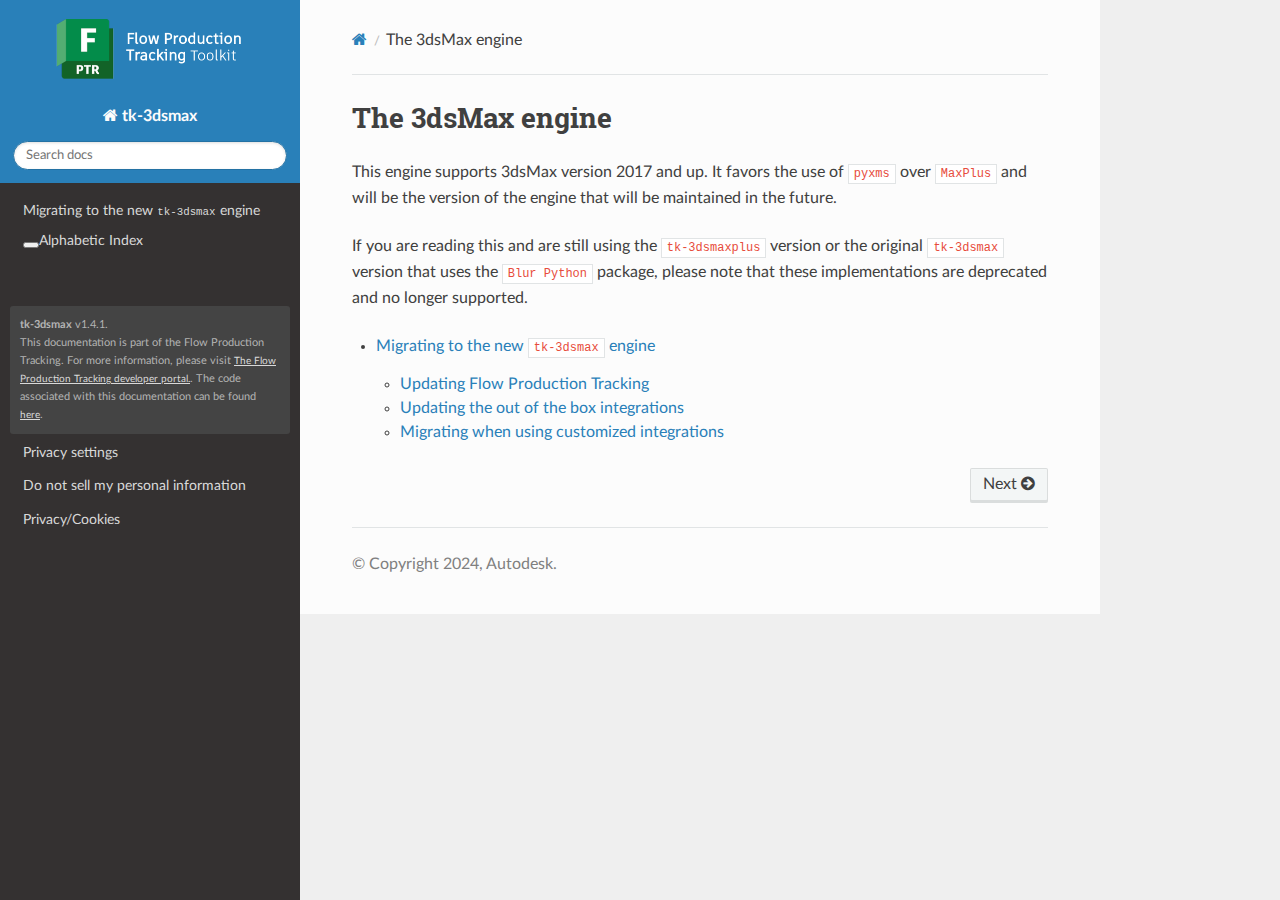
<file: index.html>
<!DOCTYPE html>
<html class="writer-html5" lang="en" >
<head>
  <meta charset="utf-8" /><meta name="generator" content="Docutils 0.18.1: http://docutils.sourceforge.net/" />

  <meta name="viewport" content="width=device-width, initial-scale=1.0" />
  <title>The 3dsMax engine &mdash; tk-3dsmax v1.4.1 documentation</title>
      <link rel="stylesheet" href="_static/pygments.css" type="text/css" />
      <link rel="stylesheet" href="_static/css/theme.css" type="text/css" />
      <link rel="stylesheet" href="_static/graphviz.css" type="text/css" />
  <!--[if lt IE 9]>
    <script src="_static/js/html5shiv.min.js"></script>
  <![endif]-->
  
        <script src="_static/jquery.js"></script>
        <script src="_static/_sphinx_javascript_frameworks_compat.js"></script>
        <script data-url_root="./" id="documentation_options" src="_static/documentation_options.js"></script>
        <script src="_static/doctools.js"></script>
        <script src="_static/sphinx_highlight.js"></script>
    <script src="_static/js/theme.js"></script>
    <link rel="index" title="Index" href="genindex.html" />
    <link rel="search" title="Search" href="search.html" />
    <link rel="next" title="Migrating to the new tk-3dsmax engine" href="migration.html" /> 
</head>

<body class="wy-body-for-nav"> 
  <div class="wy-grid-for-nav">
    <nav data-toggle="wy-nav-shift" class="wy-nav-side">
      <div class="wy-side-scroll">
        <div class="wy-side-nav-search" >
    <a href='https://help.autodesk.com/view/SGDEV/ENU/'>
    
        <img style='width: 191px;
                height: 60px;
                margin: 2px;
                border-radius: 0px;
                padding: 0px;'
            src='_static/logo@2x.png'/>
    
    </a>
    

          
          
          <a href="#" class="icon icon-home">
            tk-3dsmax
          </a>
<div role="search">
  <form id="rtd-search-form" class="wy-form" action="search.html" method="get">
    <input type="text" name="q" placeholder="Search docs" aria-label="Search docs" />
    <input type="hidden" name="check_keywords" value="yes" />
    <input type="hidden" name="area" value="default" />
  </form>
</div>

        </div><div class="wy-menu wy-menu-vertical" data-spy="affix" role="navigation" aria-label="Navigation menu">
    
              <ul>
<li class="toctree-l1"><a class="reference internal" href="migration.html">Migrating to the new <code class="docutils literal notranslate"><span class="pre">tk-3dsmax</span></code> engine</a></li>
</ul>


    <a href='genindex.html'>Alphabetic Index</a>

    <div style='margin-top: 50px;
                margin-left: 10px;
                margin-right: 10px;
                padding: 10px;
                color: #b3b3b3;
                font-size: 70%;
                border-radius: 3px;
                background-color: #444;
                line-height: 18px;
                '>
    <style>
        a.custom_post_menu { display: inline;
                             padding: 0px;
                             text-decoration: underline; }
    </style>

    <b>tk-3dsmax</b> v1.4.1.<br>
    
        This documentation is part of the Flow Production Tracking.
    
    For more information, please visit
    <a class=custom_post_menu href='https://help.autodesk.com/view/SGDEV/ENU/'>The Flow Production Tracking developer portal.</a>.
    The code associated with this documentation can be found
    <a class=custom_post_menu href='https://github.com/shotgunsoftware/tk-3dsmax'>here</a>.

    </div>
    <style>
        p.privacy_links { margin: 4px 0px;}
    </style>
    <p class="privacy_links"><a data-opt-in-preferences href="javascript:;">Privacy settings</a></p>
    <p class="privacy_links"><a data-wat-linkname="manage-ccpa-settings-footer-link" href="javascript:;">Do not sell my personal information</a></p>
    <p class="privacy_links"><a href="https://www.autodesk.com/company/legal-notices-trademarks/privacy-statement">Privacy/Cookies</a></p>



        </div>
      </div>
    </nav>

    <section data-toggle="wy-nav-shift" class="wy-nav-content-wrap"><nav class="wy-nav-top" aria-label="Mobile navigation menu" >
          <i data-toggle="wy-nav-top" class="fa fa-bars"></i>
          <a href="#">tk-3dsmax</a>
      </nav>

      <div class="wy-nav-content">
        <div class="rst-content">
          <div role="navigation" aria-label="Page navigation">
  <ul class="wy-breadcrumbs">
      <li><a href="#" class="icon icon-home" aria-label="Home"></a></li>
      <li class="breadcrumb-item active">The 3dsMax engine</li>
      <li class="wy-breadcrumbs-aside">
      </li>
  </ul>
  <hr/>
</div>
          <div role="main" class="document" itemscope="itemscope" itemtype="http://schema.org/Article">
           <div itemprop="articleBody">
             
  <section id="the-3dsmax-engine">
<h1>The 3dsMax engine<a class="headerlink" href="#the-3dsmax-engine" title="Permalink to this heading"></a></h1>
<p>This engine supports 3dsMax version 2017 and up. It favors the use of <code class="docutils literal notranslate"><span class="pre">pyxms</span></code> over <code class="docutils literal notranslate"><span class="pre">MaxPlus</span></code> and will be the version of the engine that will be maintained in the future.</p>
<p>If you are reading this and are still using the <code class="docutils literal notranslate"><span class="pre">tk-3dsmaxplus</span></code> version or the original <code class="docutils literal notranslate"><span class="pre">tk-3dsmax</span></code> version that uses the <code class="docutils literal notranslate"><span class="pre">Blur</span> <span class="pre">Python</span></code> package, please note that these implementations are deprecated and no longer supported.</p>
<div class="toctree-wrapper compound">
<ul>
<li class="toctree-l1"><a class="reference internal" href="migration.html">Migrating to the new <code class="docutils literal notranslate"><span class="pre">tk-3dsmax</span></code> engine</a><ul>
<li class="toctree-l2"><a class="reference internal" href="migration.html#updating-flow-production-tracking">Updating Flow Production Tracking</a></li>
<li class="toctree-l2"><a class="reference internal" href="migration.html#updating-the-out-of-the-box-integrations">Updating the out of the box integrations</a></li>
<li class="toctree-l2"><a class="reference internal" href="migration.html#migrating-when-using-customized-integrations">Migrating when using customized integrations</a></li>
</ul>
</li>
</ul>
</div>
</section>


           </div>
          </div>
          <footer><div class="rst-footer-buttons" role="navigation" aria-label="Footer">
        <a href="migration.html" class="btn btn-neutral float-right" title="Migrating to the new tk-3dsmax engine" accesskey="n" rel="next">Next <span class="fa fa-arrow-circle-right" aria-hidden="true"></span></a>
    </div>

  <hr/>

  <div role="contentinfo">
    <p>&#169; Copyright 2024, Autodesk.</p>
  </div>

   

</footer>
        </div>
      </div>
    </section>
  </div>
  <script>
      jQuery(function () {
          SphinxRtdTheme.Navigation.enable(true);
      });
  </script>
 

  <script type="text/javascript">
    window.wafCCPAForceShow = true;
    (function(a,b,c,d){
      a='https://tags.tiqcdn.com/utag/autodesk/micro-basic/prod/utag.js';
      b=document;c='script';d=b.createElement(c);d.src=a;d.type='text/java'+c;d.async=true;
      a=b.getElementsByTagName(c)[0];a.parentNode.insertBefore(d,a);
    })();
  </script>


</body>
</html>
</file>
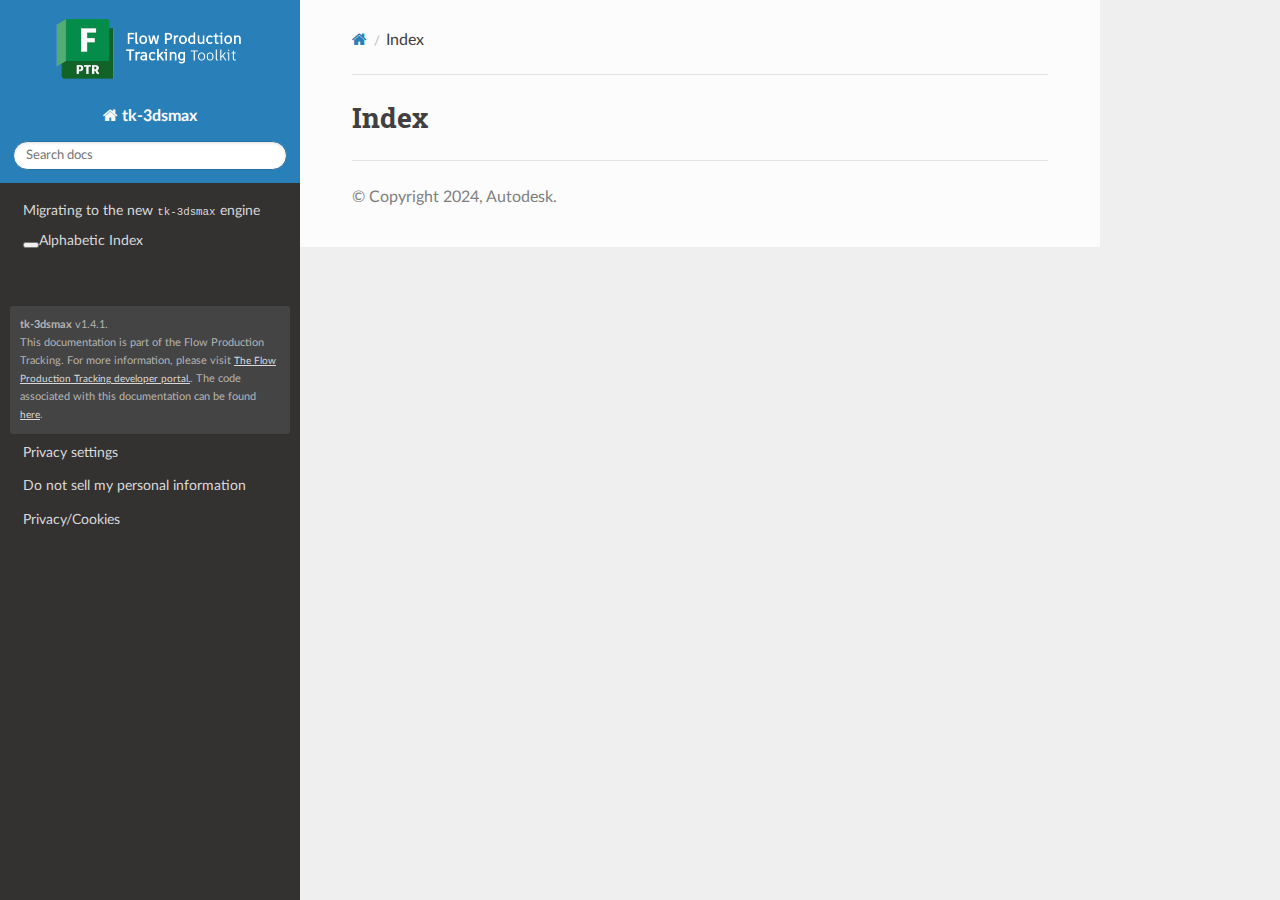
<file: genindex.html>
<!DOCTYPE html>
<html class="writer-html5" lang="en" >
<head>
  <meta charset="utf-8" />
  <meta name="viewport" content="width=device-width, initial-scale=1.0" />
  <title>Index &mdash; tk-3dsmax v1.4.1 documentation</title>
      <link rel="stylesheet" href="_static/pygments.css" type="text/css" />
      <link rel="stylesheet" href="_static/css/theme.css" type="text/css" />
      <link rel="stylesheet" href="_static/graphviz.css" type="text/css" />
  <!--[if lt IE 9]>
    <script src="_static/js/html5shiv.min.js"></script>
  <![endif]-->
  
        <script src="_static/jquery.js"></script>
        <script src="_static/_sphinx_javascript_frameworks_compat.js"></script>
        <script data-url_root="./" id="documentation_options" src="_static/documentation_options.js"></script>
        <script src="_static/doctools.js"></script>
        <script src="_static/sphinx_highlight.js"></script>
    <script src="_static/js/theme.js"></script>
    <link rel="index" title="Index" href="#" />
    <link rel="search" title="Search" href="search.html" /> 
</head>

<body class="wy-body-for-nav"> 
  <div class="wy-grid-for-nav">
    <nav data-toggle="wy-nav-shift" class="wy-nav-side">
      <div class="wy-side-scroll">
        <div class="wy-side-nav-search" >
    <a href='https://help.autodesk.com/view/SGDEV/ENU/'>
    
        <img style='width: 191px;
                height: 60px;
                margin: 2px;
                border-radius: 0px;
                padding: 0px;'
            src='_static/logo@2x.png'/>
    
    </a>
    

          
          
          <a href="index.html" class="icon icon-home">
            tk-3dsmax
          </a>
<div role="search">
  <form id="rtd-search-form" class="wy-form" action="search.html" method="get">
    <input type="text" name="q" placeholder="Search docs" aria-label="Search docs" />
    <input type="hidden" name="check_keywords" value="yes" />
    <input type="hidden" name="area" value="default" />
  </form>
</div>

        </div><div class="wy-menu wy-menu-vertical" data-spy="affix" role="navigation" aria-label="Navigation menu">
    
              <ul>
<li class="toctree-l1"><a class="reference internal" href="migration.html">Migrating to the new <code class="docutils literal notranslate"><span class="pre">tk-3dsmax</span></code> engine</a></li>
</ul>


    <a href='genindex.html'>Alphabetic Index</a>

    <div style='margin-top: 50px;
                margin-left: 10px;
                margin-right: 10px;
                padding: 10px;
                color: #b3b3b3;
                font-size: 70%;
                border-radius: 3px;
                background-color: #444;
                line-height: 18px;
                '>
    <style>
        a.custom_post_menu { display: inline;
                             padding: 0px;
                             text-decoration: underline; }
    </style>

    <b>tk-3dsmax</b> v1.4.1.<br>
    
        This documentation is part of the Flow Production Tracking.
    
    For more information, please visit
    <a class=custom_post_menu href='https://help.autodesk.com/view/SGDEV/ENU/'>The Flow Production Tracking developer portal.</a>.
    The code associated with this documentation can be found
    <a class=custom_post_menu href='https://github.com/shotgunsoftware/tk-3dsmax'>here</a>.

    </div>
    <style>
        p.privacy_links { margin: 4px 0px;}
    </style>
    <p class="privacy_links"><a data-opt-in-preferences href="javascript:;">Privacy settings</a></p>
    <p class="privacy_links"><a data-wat-linkname="manage-ccpa-settings-footer-link" href="javascript:;">Do not sell my personal information</a></p>
    <p class="privacy_links"><a href="https://www.autodesk.com/company/legal-notices-trademarks/privacy-statement">Privacy/Cookies</a></p>



        </div>
      </div>
    </nav>

    <section data-toggle="wy-nav-shift" class="wy-nav-content-wrap"><nav class="wy-nav-top" aria-label="Mobile navigation menu" >
          <i data-toggle="wy-nav-top" class="fa fa-bars"></i>
          <a href="index.html">tk-3dsmax</a>
      </nav>

      <div class="wy-nav-content">
        <div class="rst-content">
          <div role="navigation" aria-label="Page navigation">
  <ul class="wy-breadcrumbs">
      <li><a href="index.html" class="icon icon-home" aria-label="Home"></a></li>
      <li class="breadcrumb-item active">Index</li>
      <li class="wy-breadcrumbs-aside">
      </li>
  </ul>
  <hr/>
</div>
          <div role="main" class="document" itemscope="itemscope" itemtype="http://schema.org/Article">
           <div itemprop="articleBody">
             

<h1 id="index">Index</h1>

<div class="genindex-jumpbox">
 
</div>


           </div>
          </div>
          <footer>

  <hr/>

  <div role="contentinfo">
    <p>&#169; Copyright 2024, Autodesk.</p>
  </div>

   

</footer>
        </div>
      </div>
    </section>
  </div>
  <script>
      jQuery(function () {
          SphinxRtdTheme.Navigation.enable(true);
      });
  </script>
 

  <script type="text/javascript">
    window.wafCCPAForceShow = true;
    (function(a,b,c,d){
      a='https://tags.tiqcdn.com/utag/autodesk/micro-basic/prod/utag.js';
      b=document;c='script';d=b.createElement(c);d.src=a;d.type='text/java'+c;d.async=true;
      a=b.getElementsByTagName(c)[0];a.parentNode.insertBefore(d,a);
    })();
  </script>


</body>
</html>
</file>
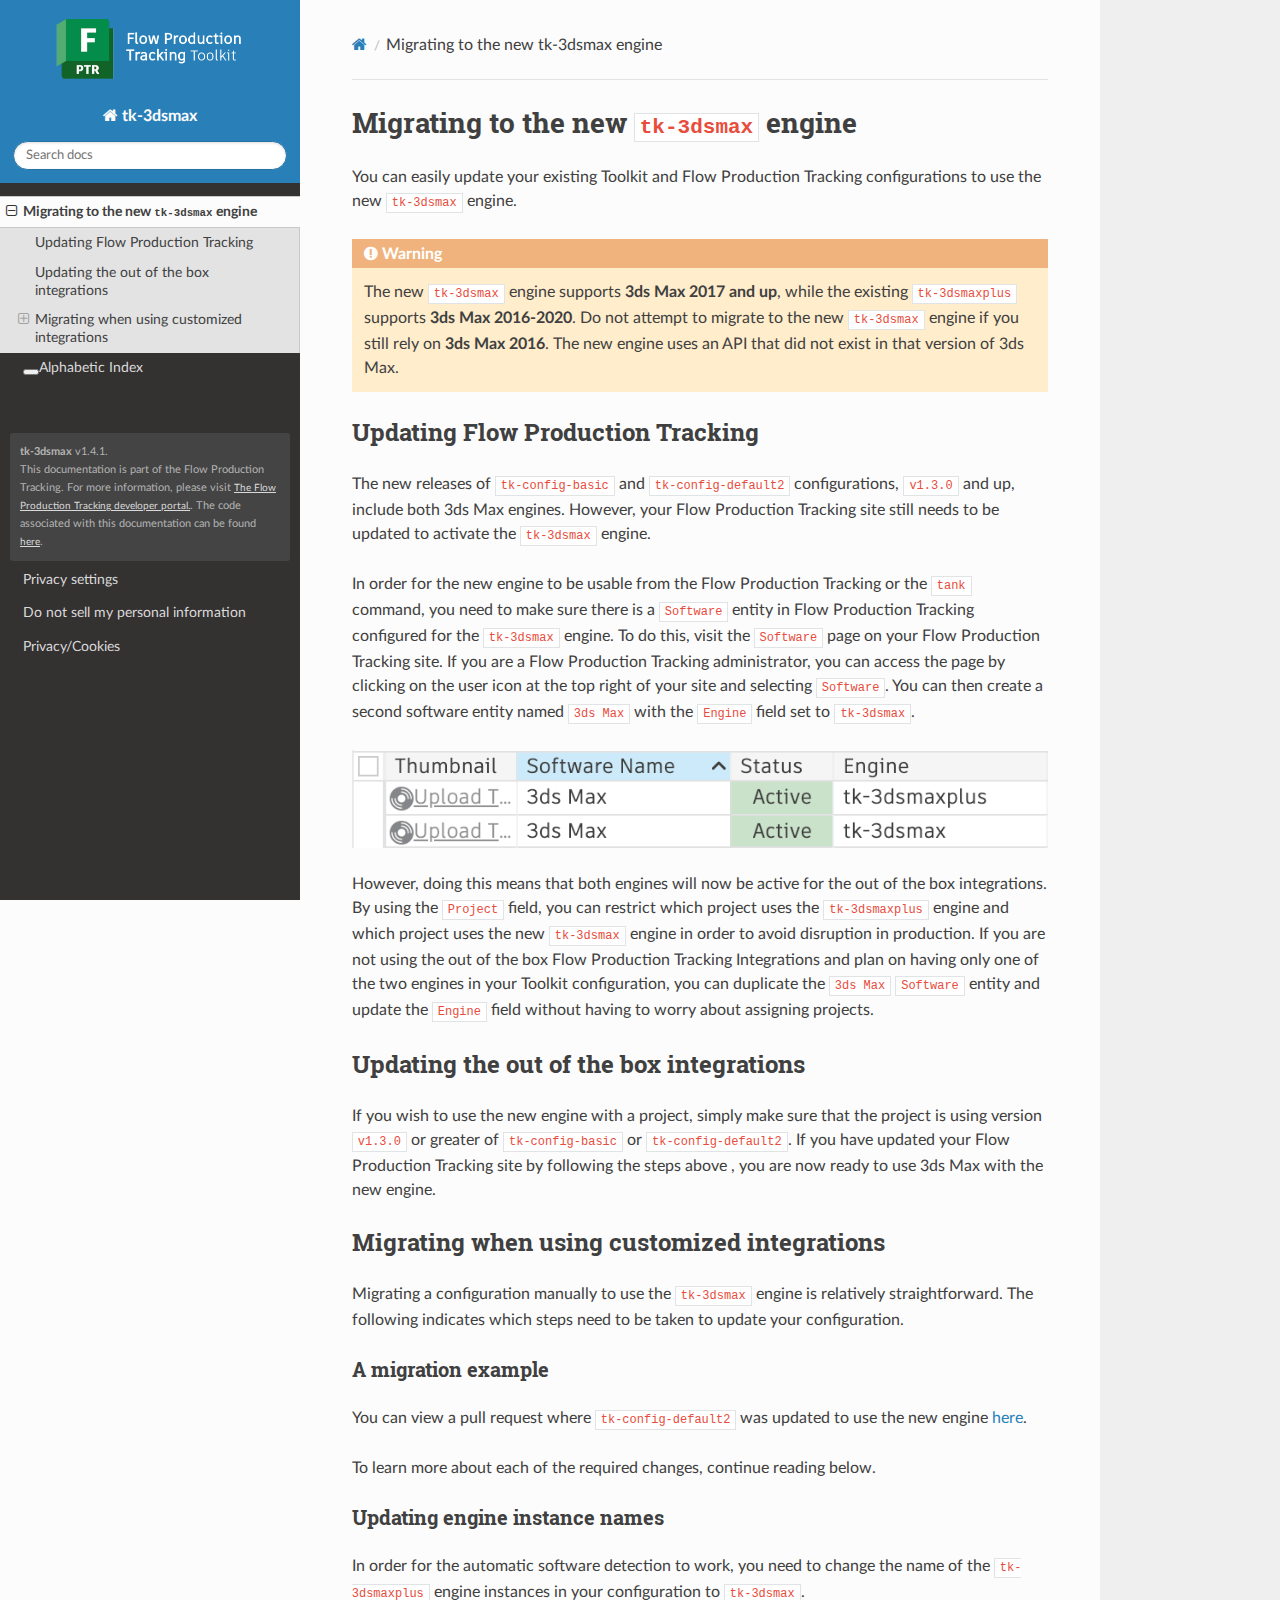
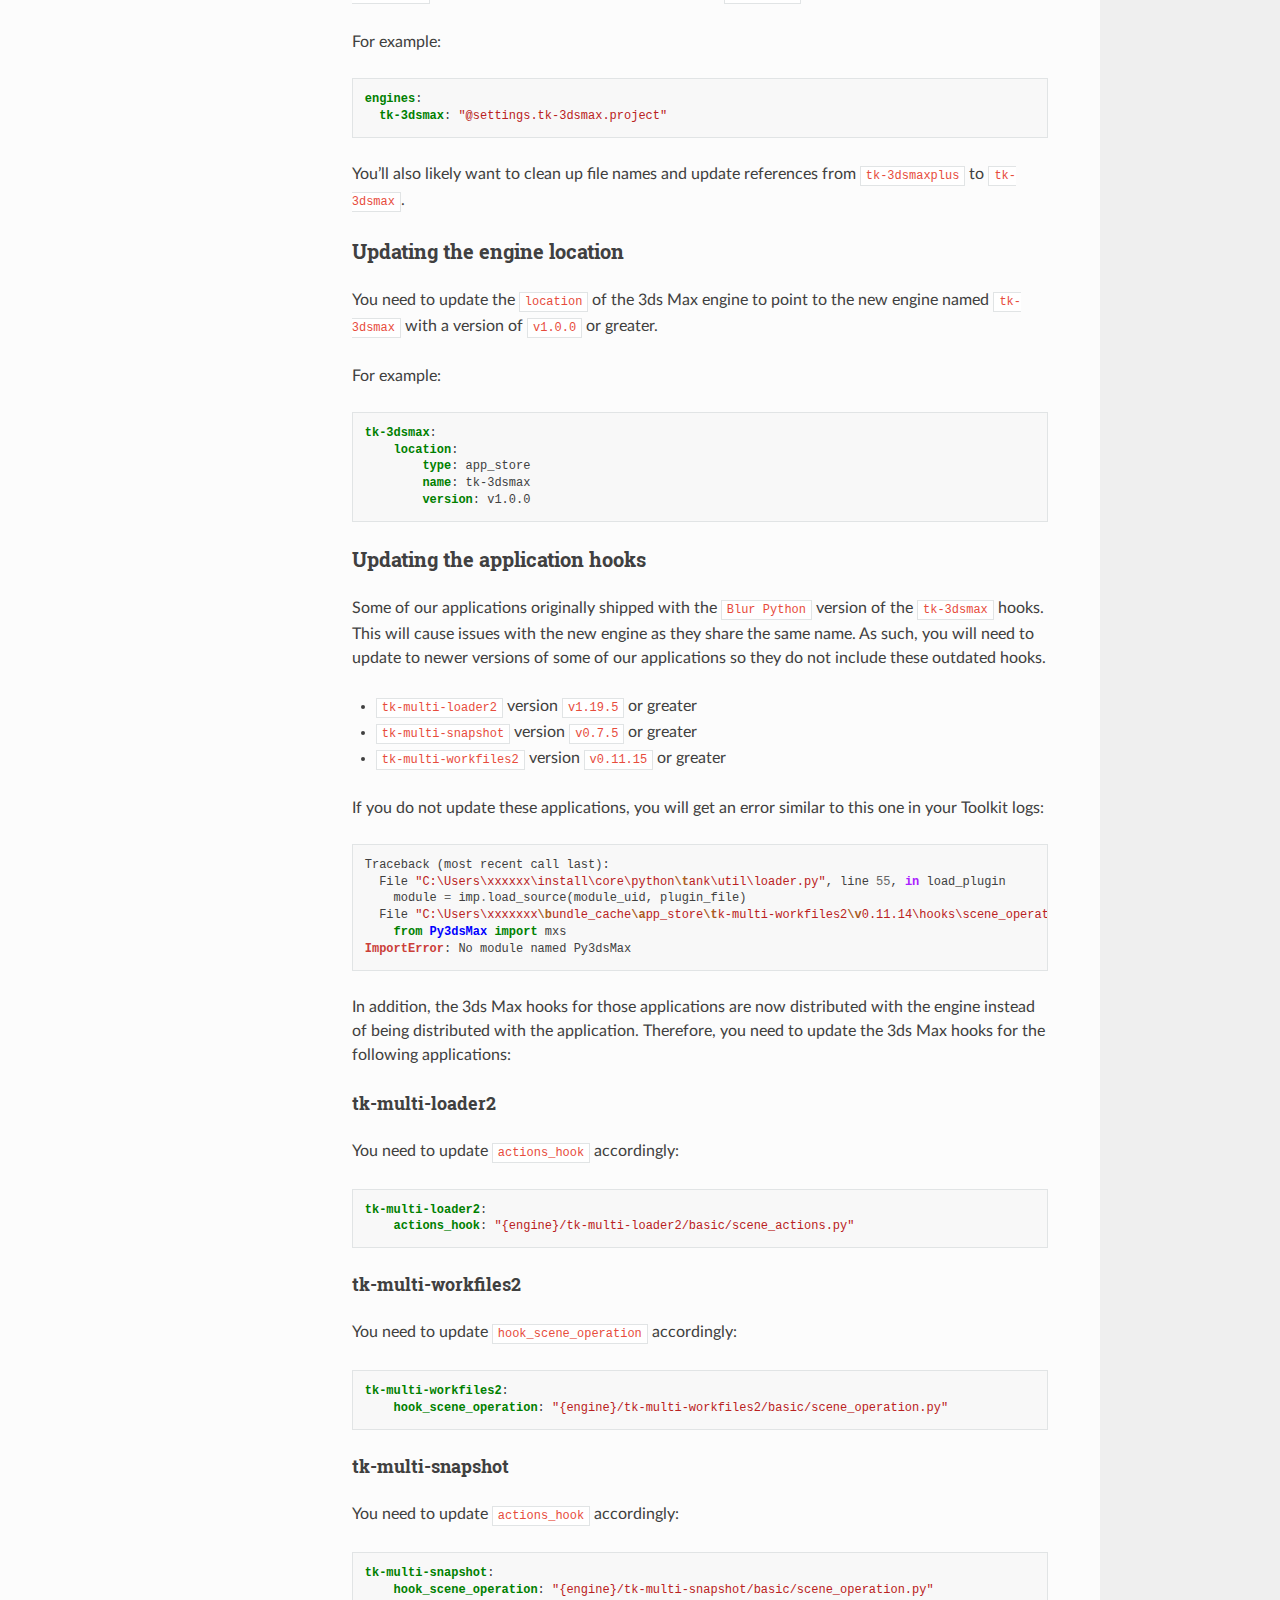
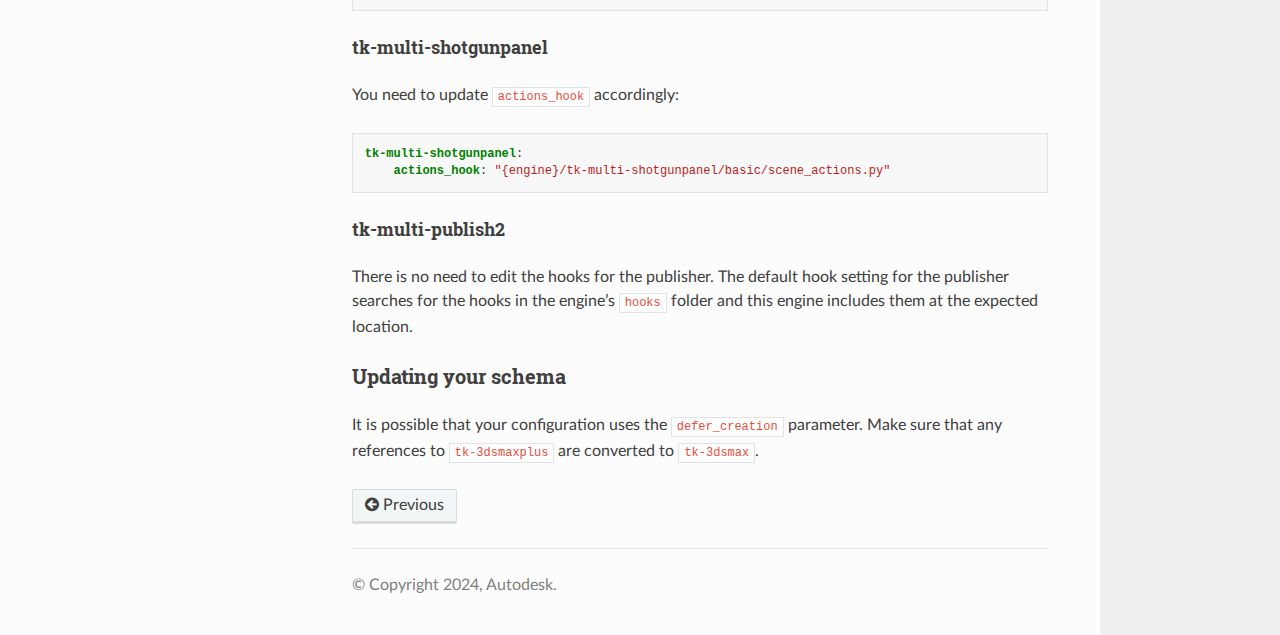
<file: migration.html>
<!DOCTYPE html>
<html class="writer-html5" lang="en" >
<head>
  <meta charset="utf-8" /><meta name="generator" content="Docutils 0.18.1: http://docutils.sourceforge.net/" />

  <meta name="viewport" content="width=device-width, initial-scale=1.0" />
  <title>Migrating to the new tk-3dsmax engine &mdash; tk-3dsmax v1.4.1 documentation</title>
      <link rel="stylesheet" href="_static/pygments.css" type="text/css" />
      <link rel="stylesheet" href="_static/css/theme.css" type="text/css" />
      <link rel="stylesheet" href="_static/graphviz.css" type="text/css" />
  <!--[if lt IE 9]>
    <script src="_static/js/html5shiv.min.js"></script>
  <![endif]-->
  
        <script src="_static/jquery.js"></script>
        <script src="_static/_sphinx_javascript_frameworks_compat.js"></script>
        <script data-url_root="./" id="documentation_options" src="_static/documentation_options.js"></script>
        <script src="_static/doctools.js"></script>
        <script src="_static/sphinx_highlight.js"></script>
    <script src="_static/js/theme.js"></script>
    <link rel="index" title="Index" href="genindex.html" />
    <link rel="search" title="Search" href="search.html" />
    <link rel="prev" title="The 3dsMax engine" href="index.html" /> 
</head>

<body class="wy-body-for-nav"> 
  <div class="wy-grid-for-nav">
    <nav data-toggle="wy-nav-shift" class="wy-nav-side">
      <div class="wy-side-scroll">
        <div class="wy-side-nav-search" >
    <a href='https://help.autodesk.com/view/SGDEV/ENU/'>
    
        <img style='width: 191px;
                height: 60px;
                margin: 2px;
                border-radius: 0px;
                padding: 0px;'
            src='_static/logo@2x.png'/>
    
    </a>
    

          
          
          <a href="index.html" class="icon icon-home">
            tk-3dsmax
          </a>
<div role="search">
  <form id="rtd-search-form" class="wy-form" action="search.html" method="get">
    <input type="text" name="q" placeholder="Search docs" aria-label="Search docs" />
    <input type="hidden" name="check_keywords" value="yes" />
    <input type="hidden" name="area" value="default" />
  </form>
</div>

        </div><div class="wy-menu wy-menu-vertical" data-spy="affix" role="navigation" aria-label="Navigation menu">
    
              <ul class="current">
<li class="toctree-l1 current"><a class="current reference internal" href="#">Migrating to the new <code class="docutils literal notranslate"><span class="pre">tk-3dsmax</span></code> engine</a><ul>
<li class="toctree-l2"><a class="reference internal" href="#updating-flow-production-tracking">Updating Flow Production Tracking</a></li>
<li class="toctree-l2"><a class="reference internal" href="#updating-the-out-of-the-box-integrations">Updating the out of the box integrations</a></li>
<li class="toctree-l2"><a class="reference internal" href="#migrating-when-using-customized-integrations">Migrating when using customized integrations</a><ul>
<li class="toctree-l3"><a class="reference internal" href="#a-migration-example">A migration example</a></li>
<li class="toctree-l3"><a class="reference internal" href="#updating-engine-instance-names">Updating engine instance names</a></li>
<li class="toctree-l3"><a class="reference internal" href="#updating-the-engine-location">Updating the engine location</a></li>
<li class="toctree-l3"><a class="reference internal" href="#updating-the-application-hooks">Updating the application hooks</a><ul>
<li class="toctree-l4"><a class="reference internal" href="#tk-multi-loader2">tk-multi-loader2</a></li>
<li class="toctree-l4"><a class="reference internal" href="#tk-multi-workfiles2">tk-multi-workfiles2</a></li>
<li class="toctree-l4"><a class="reference internal" href="#tk-multi-snapshot">tk-multi-snapshot</a></li>
<li class="toctree-l4"><a class="reference internal" href="#tk-multi-shotgunpanel">tk-multi-shotgunpanel</a></li>
<li class="toctree-l4"><a class="reference internal" href="#tk-multi-publish2">tk-multi-publish2</a></li>
</ul>
</li>
<li class="toctree-l3"><a class="reference internal" href="#updating-your-schema">Updating your schema</a></li>
</ul>
</li>
</ul>
</li>
</ul>


    <a href='genindex.html'>Alphabetic Index</a>

    <div style='margin-top: 50px;
                margin-left: 10px;
                margin-right: 10px;
                padding: 10px;
                color: #b3b3b3;
                font-size: 70%;
                border-radius: 3px;
                background-color: #444;
                line-height: 18px;
                '>
    <style>
        a.custom_post_menu { display: inline;
                             padding: 0px;
                             text-decoration: underline; }
    </style>

    <b>tk-3dsmax</b> v1.4.1.<br>
    
        This documentation is part of the Flow Production Tracking.
    
    For more information, please visit
    <a class=custom_post_menu href='https://help.autodesk.com/view/SGDEV/ENU/'>The Flow Production Tracking developer portal.</a>.
    The code associated with this documentation can be found
    <a class=custom_post_menu href='https://github.com/shotgunsoftware/tk-3dsmax'>here</a>.

    </div>
    <style>
        p.privacy_links { margin: 4px 0px;}
    </style>
    <p class="privacy_links"><a data-opt-in-preferences href="javascript:;">Privacy settings</a></p>
    <p class="privacy_links"><a data-wat-linkname="manage-ccpa-settings-footer-link" href="javascript:;">Do not sell my personal information</a></p>
    <p class="privacy_links"><a href="https://www.autodesk.com/company/legal-notices-trademarks/privacy-statement">Privacy/Cookies</a></p>



        </div>
      </div>
    </nav>

    <section data-toggle="wy-nav-shift" class="wy-nav-content-wrap"><nav class="wy-nav-top" aria-label="Mobile navigation menu" >
          <i data-toggle="wy-nav-top" class="fa fa-bars"></i>
          <a href="index.html">tk-3dsmax</a>
      </nav>

      <div class="wy-nav-content">
        <div class="rst-content">
          <div role="navigation" aria-label="Page navigation">
  <ul class="wy-breadcrumbs">
      <li><a href="index.html" class="icon icon-home" aria-label="Home"></a></li>
      <li class="breadcrumb-item active">Migrating to the new <code class="docutils literal notranslate"><span class="pre">tk-3dsmax</span></code> engine</li>
      <li class="wy-breadcrumbs-aside">
      </li>
  </ul>
  <hr/>
</div>
          <div role="main" class="document" itemscope="itemscope" itemtype="http://schema.org/Article">
           <div itemprop="articleBody">
             
  <section id="migrating-to-the-new-tk-3dsmax-engine">
<h1>Migrating to the new <code class="docutils literal notranslate"><span class="pre">tk-3dsmax</span></code> engine<a class="headerlink" href="#migrating-to-the-new-tk-3dsmax-engine" title="Permalink to this heading"></a></h1>
<p>You can easily update your existing Toolkit and Flow Production Tracking configurations to use the new <code class="docutils literal notranslate"><span class="pre">tk-3dsmax</span></code> engine.</p>
<div class="admonition warning">
<p class="admonition-title">Warning</p>
<p>The new <code class="docutils literal notranslate"><span class="pre">tk-3dsmax</span></code> engine supports <strong>3ds Max 2017 and up</strong>, while the existing <code class="docutils literal notranslate"><span class="pre">tk-3dsmaxplus</span></code> supports <strong>3ds Max 2016-2020</strong>. Do not attempt to migrate to the new <code class="docutils literal notranslate"><span class="pre">tk-3dsmax</span></code> engine if you still rely on <strong>3ds Max 2016</strong>. The new engine uses an API that did not exist in that version of 3ds Max.</p>
</div>
<section id="updating-flow-production-tracking">
<h2>Updating Flow Production Tracking<a class="headerlink" href="#updating-flow-production-tracking" title="Permalink to this heading"></a></h2>
<p>The new releases of <code class="docutils literal notranslate"><span class="pre">tk-config-basic</span></code> and <code class="docutils literal notranslate"><span class="pre">tk-config-default2</span></code> configurations, <code class="docutils literal notranslate"><span class="pre">v1.3.0</span></code> and up, include both 3ds Max engines. However, your Flow Production Tracking site still needs to be updated to activate the <code class="docutils literal notranslate"><span class="pre">tk-3dsmax</span></code> engine.</p>
<p>In order for the new engine to be usable from the Flow Production Tracking or the <code class="docutils literal notranslate"><span class="pre">tank</span></code> command, you need to make sure there is a <code class="docutils literal notranslate"><span class="pre">Software</span></code> entity in Flow Production Tracking configured for the <code class="docutils literal notranslate"><span class="pre">tk-3dsmax</span></code> engine. To do this, visit the <code class="docutils literal notranslate"><span class="pre">Software</span></code> page on your Flow Production Tracking site. If you are a Flow Production Tracking administrator, you can access the page by clicking on the user icon at the top right of your site and selecting <code class="docutils literal notranslate"><span class="pre">Software</span></code>. You can then create a second software entity named <code class="docutils literal notranslate"><span class="pre">3ds</span> <span class="pre">Max</span></code> with the <code class="docutils literal notranslate"><span class="pre">Engine</span></code> field set to <code class="docutils literal notranslate"><span class="pre">tk-3dsmax</span></code>.</p>
<img alt="_images/software-entity.png" src="_images/software-entity.png" />
<p>However, doing this means that both engines will now be active for the out of the box integrations. By using the <code class="docutils literal notranslate"><span class="pre">Project</span></code> field, you can restrict which project uses the <code class="docutils literal notranslate"><span class="pre">tk-3dsmaxplus</span></code> engine and which project uses the new <code class="docutils literal notranslate"><span class="pre">tk-3dsmax</span></code> engine in order to avoid disruption in production. If you are not using the out of the box Flow Production Tracking Integrations and plan on having only one of the two engines in your Toolkit configuration, you can duplicate the <code class="docutils literal notranslate"><span class="pre">3ds</span> <span class="pre">Max</span></code> <code class="docutils literal notranslate"><span class="pre">Software</span></code> entity and update the <code class="docutils literal notranslate"><span class="pre">Engine</span></code> field without having to worry about assigning projects.</p>
</section>
<section id="updating-the-out-of-the-box-integrations">
<h2>Updating the out of the box integrations<a class="headerlink" href="#updating-the-out-of-the-box-integrations" title="Permalink to this heading"></a></h2>
<p>If you wish to use the new engine with a project, simply make sure that the project is using version <code class="docutils literal notranslate"><span class="pre">v1.3.0</span></code> or greater of <code class="docutils literal notranslate"><span class="pre">tk-config-basic</span></code> or <code class="docutils literal notranslate"><span class="pre">tk-config-default2</span></code>. If you have updated your Flow Production Tracking site by following the steps above , you are now ready to use 3ds Max with the new engine.</p>
</section>
<section id="migrating-when-using-customized-integrations">
<h2>Migrating when using customized integrations<a class="headerlink" href="#migrating-when-using-customized-integrations" title="Permalink to this heading"></a></h2>
<p>Migrating a configuration manually to use the <code class="docutils literal notranslate"><span class="pre">tk-3dsmax</span></code> engine is relatively straightforward. The following indicates which steps need to be taken to update your configuration.</p>
<section id="a-migration-example">
<h3>A migration example<a class="headerlink" href="#a-migration-example" title="Permalink to this heading"></a></h3>
<p>You can view a pull request where <code class="docutils literal notranslate"><span class="pre">tk-config-default2</span></code> was updated to use the new engine <a class="reference external" href="https://github.com/shotgunsoftware/tk-config-default2/pull/67">here</a>.</p>
<p>To learn more about each of the required changes, continue reading below.</p>
</section>
<section id="updating-engine-instance-names">
<h3>Updating engine instance names<a class="headerlink" href="#updating-engine-instance-names" title="Permalink to this heading"></a></h3>
<p>In order for the automatic software detection to work, you need to change the name of the <code class="docutils literal notranslate"><span class="pre">tk-3dsmaxplus</span></code> engine instances in your configuration to <code class="docutils literal notranslate"><span class="pre">tk-3dsmax</span></code>.</p>
<p>For example:</p>
<div class="highlight-yaml notranslate"><div class="highlight"><pre><span></span><span class="nt">engines</span><span class="p">:</span>
<span class="w">  </span><span class="nt">tk-3dsmax</span><span class="p">:</span><span class="w"> </span><span class="s">&quot;@settings.tk-3dsmax.project&quot;</span>
</pre></div>
</div>
<p>You’ll also likely want to clean up file names and update references from <code class="docutils literal notranslate"><span class="pre">tk-3dsmaxplus</span></code> to <code class="docutils literal notranslate"><span class="pre">tk-3dsmax</span></code>.</p>
</section>
<section id="updating-the-engine-location">
<h3>Updating the engine location<a class="headerlink" href="#updating-the-engine-location" title="Permalink to this heading"></a></h3>
<p>You need to update the <code class="docutils literal notranslate"><span class="pre">location</span></code> of the 3ds Max engine to point to the new engine named <code class="docutils literal notranslate"><span class="pre">tk-3dsmax</span></code> with a version of <code class="docutils literal notranslate"><span class="pre">v1.0.0</span></code> or greater.</p>
<p>For example:</p>
<div class="highlight-yaml notranslate"><div class="highlight"><pre><span></span><span class="nt">tk-3dsmax</span><span class="p">:</span>
<span class="w">    </span><span class="nt">location</span><span class="p">:</span>
<span class="w">        </span><span class="nt">type</span><span class="p">:</span><span class="w"> </span><span class="l l-Scalar l-Scalar-Plain">app_store</span>
<span class="w">        </span><span class="nt">name</span><span class="p">:</span><span class="w"> </span><span class="l l-Scalar l-Scalar-Plain">tk-3dsmax</span>
<span class="w">        </span><span class="nt">version</span><span class="p">:</span><span class="w"> </span><span class="l l-Scalar l-Scalar-Plain">v1.0.0</span>
</pre></div>
</div>
</section>
<section id="updating-the-application-hooks">
<h3>Updating the application hooks<a class="headerlink" href="#updating-the-application-hooks" title="Permalink to this heading"></a></h3>
<p>Some of our applications originally shipped with the <code class="docutils literal notranslate"><span class="pre">Blur</span> <span class="pre">Python</span></code> version of the <code class="docutils literal notranslate"><span class="pre">tk-3dsmax</span></code> hooks. This will cause issues with the new engine as they share the same name. As such, you will need to update to newer versions of some of our applications so they do not include these outdated hooks.</p>
<ul class="simple">
<li><p><code class="docutils literal notranslate"><span class="pre">tk-multi-loader2</span></code> version <code class="docutils literal notranslate"><span class="pre">v1.19.5</span></code> or greater</p></li>
<li><p><code class="docutils literal notranslate"><span class="pre">tk-multi-snapshot</span></code> version <code class="docutils literal notranslate"><span class="pre">v0.7.5</span></code> or greater</p></li>
<li><p><code class="docutils literal notranslate"><span class="pre">tk-multi-workfiles2</span></code> version <code class="docutils literal notranslate"><span class="pre">v0.11.15</span></code> or greater</p></li>
</ul>
<p>If you do not update these applications, you will get an error similar to this one in your Toolkit logs:</p>
<div class="highlight-python notranslate"><div class="highlight"><pre><span></span><span class="n">Traceback</span> <span class="p">(</span><span class="n">most</span> <span class="n">recent</span> <span class="n">call</span> <span class="n">last</span><span class="p">):</span>
  <span class="n">File</span> <span class="s2">&quot;C:\Users\xxxxxx\install\core\python</span><span class="se">\t</span><span class="s2">ank\util\loader.py&quot;</span><span class="p">,</span> <span class="n">line</span> <span class="mi">55</span><span class="p">,</span> <span class="ow">in</span> <span class="n">load_plugin</span>
    <span class="n">module</span> <span class="o">=</span> <span class="n">imp</span><span class="o">.</span><span class="n">load_source</span><span class="p">(</span><span class="n">module_uid</span><span class="p">,</span> <span class="n">plugin_file</span><span class="p">)</span>
  <span class="n">File</span> <span class="s2">&quot;C:\Users\xxxxxxx</span><span class="se">\b</span><span class="s2">undle_cache</span><span class="se">\a</span><span class="s2">pp_store</span><span class="se">\t</span><span class="s2">k-multi-workfiles2</span><span class="se">\v</span><span class="s2">0.11.14\hooks\scene_operation_tk-3dsmax.py&quot;</span><span class="p">,</span> <span class="n">line</span> <span class="mi">12</span><span class="p">,</span> <span class="ow">in</span> <span class="o">&lt;</span><span class="n">module</span><span class="o">&gt;</span>
    <span class="kn">from</span> <span class="nn">Py3dsMax</span> <span class="kn">import</span> <span class="n">mxs</span>
<span class="ne">ImportError</span><span class="p">:</span> <span class="n">No</span> <span class="n">module</span> <span class="n">named</span> <span class="n">Py3dsMax</span>
</pre></div>
</div>
<p>In addition, the 3ds Max hooks for those applications are now distributed with the engine instead of being distributed with the application. Therefore, you need to update the 3ds Max hooks for the following applications:</p>
<section id="tk-multi-loader2">
<h4>tk-multi-loader2<a class="headerlink" href="#tk-multi-loader2" title="Permalink to this heading"></a></h4>
<p>You need to update <code class="docutils literal notranslate"><span class="pre">actions_hook</span></code> accordingly:</p>
<div class="highlight-yaml notranslate"><div class="highlight"><pre><span></span><span class="nt">tk-multi-loader2</span><span class="p">:</span>
<span class="w">    </span><span class="nt">actions_hook</span><span class="p">:</span><span class="w"> </span><span class="s">&quot;{engine}/tk-multi-loader2/basic/scene_actions.py&quot;</span>
</pre></div>
</div>
</section>
<section id="tk-multi-workfiles2">
<h4>tk-multi-workfiles2<a class="headerlink" href="#tk-multi-workfiles2" title="Permalink to this heading"></a></h4>
<p>You need to update <code class="docutils literal notranslate"><span class="pre">hook_scene_operation</span></code> accordingly:</p>
<div class="highlight-yaml notranslate"><div class="highlight"><pre><span></span><span class="nt">tk-multi-workfiles2</span><span class="p">:</span>
<span class="w">    </span><span class="nt">hook_scene_operation</span><span class="p">:</span><span class="w"> </span><span class="s">&quot;{engine}/tk-multi-workfiles2/basic/scene_operation.py&quot;</span>
</pre></div>
</div>
</section>
<section id="tk-multi-snapshot">
<h4>tk-multi-snapshot<a class="headerlink" href="#tk-multi-snapshot" title="Permalink to this heading"></a></h4>
<p>You need to update <code class="docutils literal notranslate"><span class="pre">actions_hook</span></code> accordingly:</p>
<div class="highlight-yaml notranslate"><div class="highlight"><pre><span></span><span class="nt">tk-multi-snapshot</span><span class="p">:</span>
<span class="w">    </span><span class="nt">hook_scene_operation</span><span class="p">:</span><span class="w"> </span><span class="s">&quot;{engine}/tk-multi-snapshot/basic/scene_operation.py&quot;</span>
</pre></div>
</div>
</section>
<section id="tk-multi-shotgunpanel">
<h4>tk-multi-shotgunpanel<a class="headerlink" href="#tk-multi-shotgunpanel" title="Permalink to this heading"></a></h4>
<p>You need to update <code class="docutils literal notranslate"><span class="pre">actions_hook</span></code> accordingly:</p>
<div class="highlight-yaml notranslate"><div class="highlight"><pre><span></span><span class="nt">tk-multi-shotgunpanel</span><span class="p">:</span>
<span class="w">    </span><span class="nt">actions_hook</span><span class="p">:</span><span class="w"> </span><span class="s">&quot;{engine}/tk-multi-shotgunpanel/basic/scene_actions.py&quot;</span>
</pre></div>
</div>
</section>
<section id="tk-multi-publish2">
<h4>tk-multi-publish2<a class="headerlink" href="#tk-multi-publish2" title="Permalink to this heading"></a></h4>
<p>There is no need to edit the hooks for the publisher. The default hook setting for the publisher searches for the hooks in the engine’s <code class="docutils literal notranslate"><span class="pre">hooks</span></code> folder and this engine includes them at the expected location.</p>
</section>
</section>
<section id="updating-your-schema">
<h3>Updating your schema<a class="headerlink" href="#updating-your-schema" title="Permalink to this heading"></a></h3>
<p>It is possible that your configuration uses the <code class="docutils literal notranslate"><span class="pre">defer_creation</span></code> parameter. Make sure that any references to <code class="docutils literal notranslate"><span class="pre">tk-3dsmaxplus</span></code> are converted to <code class="docutils literal notranslate"><span class="pre">tk-3dsmax</span></code>.</p>
</section>
</section>
</section>


           </div>
          </div>
          <footer><div class="rst-footer-buttons" role="navigation" aria-label="Footer">
        <a href="index.html" class="btn btn-neutral float-left" title="The 3dsMax engine" accesskey="p" rel="prev"><span class="fa fa-arrow-circle-left" aria-hidden="true"></span> Previous</a>
    </div>

  <hr/>

  <div role="contentinfo">
    <p>&#169; Copyright 2024, Autodesk.</p>
  </div>

   

</footer>
        </div>
      </div>
    </section>
  </div>
  <script>
      jQuery(function () {
          SphinxRtdTheme.Navigation.enable(true);
      });
  </script>
 

  <script type="text/javascript">
    window.wafCCPAForceShow = true;
    (function(a,b,c,d){
      a='https://tags.tiqcdn.com/utag/autodesk/micro-basic/prod/utag.js';
      b=document;c='script';d=b.createElement(c);d.src=a;d.type='text/java'+c;d.async=true;
      a=b.getElementsByTagName(c)[0];a.parentNode.insertBefore(d,a);
    })();
  </script>


</body>
</html>
</file>
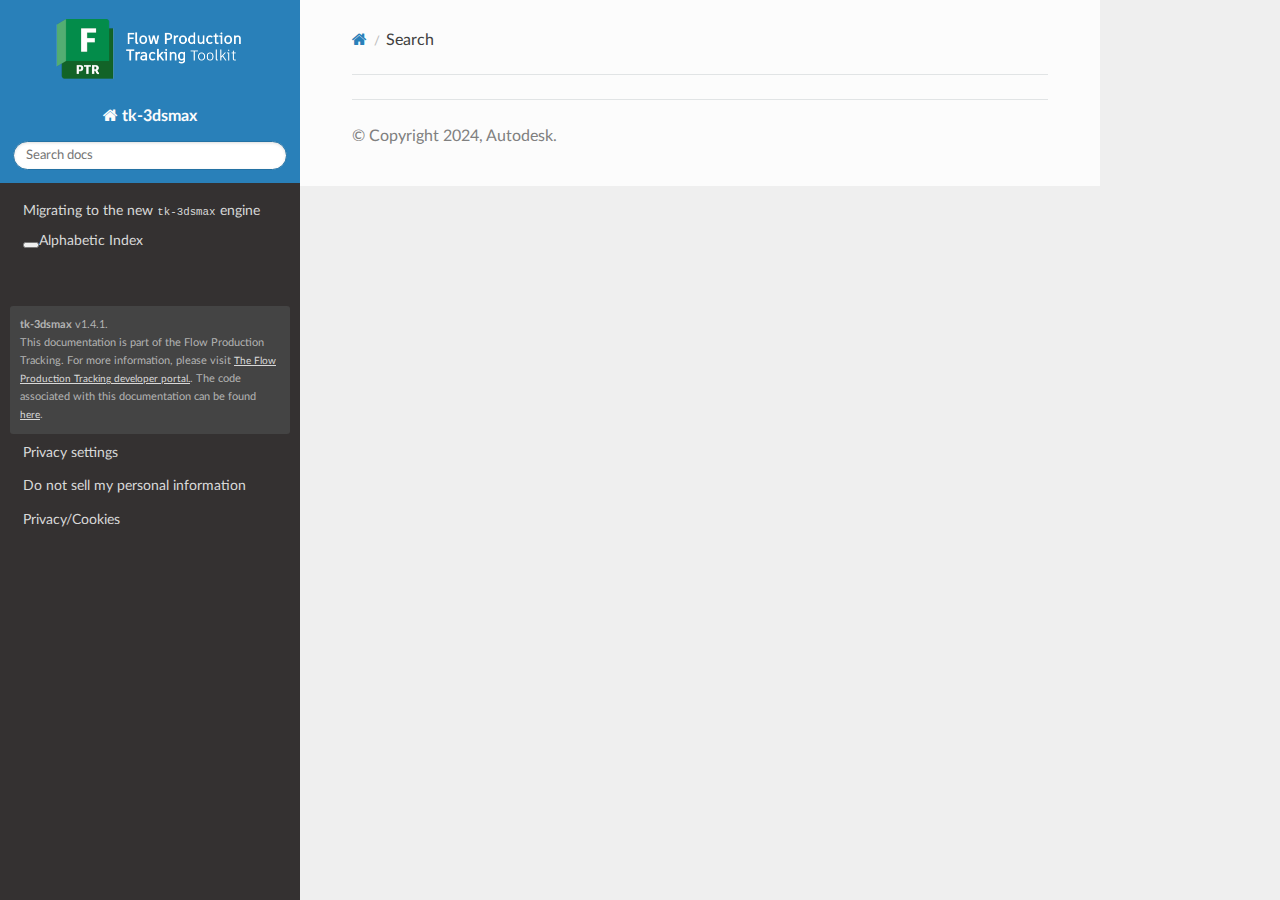
<file: search.html>
<!DOCTYPE html>
<html class="writer-html5" lang="en" >
<head>
  <meta charset="utf-8" />
  <meta name="viewport" content="width=device-width, initial-scale=1.0" />
  <title>Search &mdash; tk-3dsmax v1.4.1 documentation</title>
      <link rel="stylesheet" href="_static/pygments.css" type="text/css" />
      <link rel="stylesheet" href="_static/css/theme.css" type="text/css" />
      <link rel="stylesheet" href="_static/graphviz.css" type="text/css" />
    
  <!--[if lt IE 9]>
    <script src="_static/js/html5shiv.min.js"></script>
  <![endif]-->
  
        <script src="_static/jquery.js"></script>
        <script src="_static/_sphinx_javascript_frameworks_compat.js"></script>
        <script data-url_root="./" id="documentation_options" src="_static/documentation_options.js"></script>
        <script src="_static/doctools.js"></script>
        <script src="_static/sphinx_highlight.js"></script>
    <script src="_static/js/theme.js"></script>
    <script src="_static/searchtools.js"></script>
    <script src="_static/language_data.js"></script>
    <link rel="index" title="Index" href="genindex.html" />
    <link rel="search" title="Search" href="#" /> 
</head>

<body class="wy-body-for-nav"> 
  <div class="wy-grid-for-nav">
    <nav data-toggle="wy-nav-shift" class="wy-nav-side">
      <div class="wy-side-scroll">
        <div class="wy-side-nav-search" >
    <a href='https://help.autodesk.com/view/SGDEV/ENU/'>
    
        <img style='width: 191px;
                height: 60px;
                margin: 2px;
                border-radius: 0px;
                padding: 0px;'
            src='_static/logo@2x.png'/>
    
    </a>
    

          
          
          <a href="index.html" class="icon icon-home">
            tk-3dsmax
          </a>
<div role="search">
  <form id="rtd-search-form" class="wy-form" action="#" method="get">
    <input type="text" name="q" placeholder="Search docs" aria-label="Search docs" />
    <input type="hidden" name="check_keywords" value="yes" />
    <input type="hidden" name="area" value="default" />
  </form>
</div>

        </div><div class="wy-menu wy-menu-vertical" data-spy="affix" role="navigation" aria-label="Navigation menu">
    
              <ul>
<li class="toctree-l1"><a class="reference internal" href="migration.html">Migrating to the new <code class="docutils literal notranslate"><span class="pre">tk-3dsmax</span></code> engine</a></li>
</ul>


    <a href='genindex.html'>Alphabetic Index</a>

    <div style='margin-top: 50px;
                margin-left: 10px;
                margin-right: 10px;
                padding: 10px;
                color: #b3b3b3;
                font-size: 70%;
                border-radius: 3px;
                background-color: #444;
                line-height: 18px;
                '>
    <style>
        a.custom_post_menu { display: inline;
                             padding: 0px;
                             text-decoration: underline; }
    </style>

    <b>tk-3dsmax</b> v1.4.1.<br>
    
        This documentation is part of the Flow Production Tracking.
    
    For more information, please visit
    <a class=custom_post_menu href='https://help.autodesk.com/view/SGDEV/ENU/'>The Flow Production Tracking developer portal.</a>.
    The code associated with this documentation can be found
    <a class=custom_post_menu href='https://github.com/shotgunsoftware/tk-3dsmax'>here</a>.

    </div>
    <style>
        p.privacy_links { margin: 4px 0px;}
    </style>
    <p class="privacy_links"><a data-opt-in-preferences href="javascript:;">Privacy settings</a></p>
    <p class="privacy_links"><a data-wat-linkname="manage-ccpa-settings-footer-link" href="javascript:;">Do not sell my personal information</a></p>
    <p class="privacy_links"><a href="https://www.autodesk.com/company/legal-notices-trademarks/privacy-statement">Privacy/Cookies</a></p>



        </div>
      </div>
    </nav>

    <section data-toggle="wy-nav-shift" class="wy-nav-content-wrap"><nav class="wy-nav-top" aria-label="Mobile navigation menu" >
          <i data-toggle="wy-nav-top" class="fa fa-bars"></i>
          <a href="index.html">tk-3dsmax</a>
      </nav>

      <div class="wy-nav-content">
        <div class="rst-content">
          <div role="navigation" aria-label="Page navigation">
  <ul class="wy-breadcrumbs">
      <li><a href="index.html" class="icon icon-home" aria-label="Home"></a></li>
      <li class="breadcrumb-item active">Search</li>
      <li class="wy-breadcrumbs-aside">
      </li>
  </ul>
  <hr/>
</div>
          <div role="main" class="document" itemscope="itemscope" itemtype="http://schema.org/Article">
           <div itemprop="articleBody">
             
  <noscript>
  <div id="fallback" class="admonition warning">
    <p class="last">
      Please activate JavaScript to enable the search functionality.
    </p>
  </div>
  </noscript>

  
  <div id="search-results">
  
  </div>

           </div>
          </div>
          <footer>

  <hr/>

  <div role="contentinfo">
    <p>&#169; Copyright 2024, Autodesk.</p>
  </div>

   

</footer>
        </div>
      </div>
    </section>
  </div>
  <script>
      jQuery(function () {
          SphinxRtdTheme.Navigation.enable(true);
      });
  </script>
  <script>
    jQuery(function() { Search.loadIndex("searchindex.js"); });
  </script>
  
  <script id="searchindexloader"></script>
  
 

  <script type="text/javascript">
    window.wafCCPAForceShow = true;
    (function(a,b,c,d){
      a='https://tags.tiqcdn.com/utag/autodesk/micro-basic/prod/utag.js';
      b=document;c='script';d=b.createElement(c);d.src=a;d.type='text/java'+c;d.async=true;
      a=b.getElementsByTagName(c)[0];a.parentNode.insertBefore(d,a);
    })();
  </script>



</body>
</html>
</file>
<file: _static/pygments.css>
pre { line-height: 125%; }
td.linenos .normal { color: inherit; background-color: transparent; padding-left: 5px; padding-right: 5px; }
span.linenos { color: inherit; background-color: transparent; padding-left: 5px; padding-right: 5px; }
td.linenos .special { color: #000000; background-color: #ffffc0; padding-left: 5px; padding-right: 5px; }
span.linenos.special { color: #000000; background-color: #ffffc0; padding-left: 5px; padding-right: 5px; }
.highlight .hll { background-color: #ffffcc }
.highlight { background: #f8f8f8; }
.highlight .c { color: #3D7B7B; font-style: italic } /* Comment */
.highlight .err { border: 1px solid #FF0000 } /* Error */
.highlight .k { color: #008000; font-weight: bold } /* Keyword */
.highlight .o { color: #666666 } /* Operator */
.highlight .ch { color: #3D7B7B; font-style: italic } /* Comment.Hashbang */
.highlight .cm { color: #3D7B7B; font-style: italic } /* Comment.Multiline */
.highlight .cp { color: #9C6500 } /* Comment.Preproc */
.highlight .cpf { color: #3D7B7B; font-style: italic } /* Comment.PreprocFile */
.highlight .c1 { color: #3D7B7B; font-style: italic } /* Comment.Single */
.highlight .cs { color: #3D7B7B; font-style: italic } /* Comment.Special */
.highlight .gd { color: #A00000 } /* Generic.Deleted */
.highlight .ge { font-style: italic } /* Generic.Emph */
.highlight .ges { font-weight: bold; font-style: italic } /* Generic.EmphStrong */
.highlight .gr { color: #E40000 } /* Generic.Error */
.highlight .gh { color: #000080; font-weight: bold } /* Generic.Heading */
.highlight .gi { color: #008400 } /* Generic.Inserted */
.highlight .go { color: #717171 } /* Generic.Output */
.highlight .gp { color: #000080; font-weight: bold } /* Generic.Prompt */
.highlight .gs { font-weight: bold } /* Generic.Strong */
.highlight .gu { color: #800080; font-weight: bold } /* Generic.Subheading */
.highlight .gt { color: #0044DD } /* Generic.Traceback */
.highlight .kc { color: #008000; font-weight: bold } /* Keyword.Constant */
.highlight .kd { color: #008000; font-weight: bold } /* Keyword.Declaration */
.highlight .kn { color: #008000; font-weight: bold } /* Keyword.Namespace */
.highlight .kp { color: #008000 } /* Keyword.Pseudo */
.highlight .kr { color: #008000; font-weight: bold } /* Keyword.Reserved */
.highlight .kt { color: #B00040 } /* Keyword.Type */
.highlight .m { color: #666666 } /* Literal.Number */
.highlight .s { color: #BA2121 } /* Literal.String */
.highlight .na { color: #687822 } /* Name.Attribute */
.highlight .nb { color: #008000 } /* Name.Builtin */
.highlight .nc { color: #0000FF; font-weight: bold } /* Name.Class */
.highlight .no { color: #880000 } /* Name.Constant */
.highlight .nd { color: #AA22FF } /* Name.Decorator */
.highlight .ni { color: #717171; font-weight: bold } /* Name.Entity */
.highlight .ne { color: #CB3F38; font-weight: bold } /* Name.Exception */
.highlight .nf { color: #0000FF } /* Name.Function */
.highlight .nl { color: #767600 } /* Name.Label */
.highlight .nn { color: #0000FF; font-weight: bold } /* Name.Namespace */
.highlight .nt { color: #008000; font-weight: bold } /* Name.Tag */
.highlight .nv { color: #19177C } /* Name.Variable */
.highlight .ow { color: #AA22FF; font-weight: bold } /* Operator.Word */
.highlight .w { color: #bbbbbb } /* Text.Whitespace */
.highlight .mb { color: #666666 } /* Literal.Number.Bin */
.highlight .mf { color: #666666 } /* Literal.Number.Float */
.highlight .mh { color: #666666 } /* Literal.Number.Hex */
.highlight .mi { color: #666666 } /* Literal.Number.Integer */
.highlight .mo { color: #666666 } /* Literal.Number.Oct */
.highlight .sa { color: #BA2121 } /* Literal.String.Affix */
.highlight .sb { color: #BA2121 } /* Literal.String.Backtick */
.highlight .sc { color: #BA2121 } /* Literal.String.Char */
.highlight .dl { color: #BA2121 } /* Literal.String.Delimiter */
.highlight .sd { color: #BA2121; font-style: italic } /* Literal.String.Doc */
.highlight .s2 { color: #BA2121 } /* Literal.String.Double */
.highlight .se { color: #AA5D1F; font-weight: bold } /* Literal.String.Escape */
.highlight .sh { color: #BA2121 } /* Literal.String.Heredoc */
.highlight .si { color: #A45A77; font-weight: bold } /* Literal.String.Interpol */
.highlight .sx { color: #008000 } /* Literal.String.Other */
.highlight .sr { color: #A45A77 } /* Literal.String.Regex */
.highlight .s1 { color: #BA2121 } /* Literal.String.Single */
.highlight .ss { color: #19177C } /* Literal.String.Symbol */
.highlight .bp { color: #008000 } /* Name.Builtin.Pseudo */
.highlight .fm { color: #0000FF } /* Name.Function.Magic */
.highlight .vc { color: #19177C } /* Name.Variable.Class */
.highlight .vg { color: #19177C } /* Name.Variable.Global */
.highlight .vi { color: #19177C } /* Name.Variable.Instance */
.highlight .vm { color: #19177C } /* Name.Variable.Magic */
.highlight .il { color: #666666 } /* Literal.Number.Integer.Long */
</file>
<file: _static/css/theme.css>
html{box-sizing:border-box}*,:after,:before{box-sizing:inherit}article,aside,details,figcaption,figure,footer,header,hgroup,nav,section{display:block}audio,canvas,video{display:inline-block;*display:inline;*zoom:1}[hidden],audio:not([controls]){display:none}*{-webkit-box-sizing:border-box;-moz-box-sizing:border-box;box-sizing:border-box}html{font-size:100%;-webkit-text-size-adjust:100%;-ms-text-size-adjust:100%}body{margin:0}a:active,a:hover{outline:0}abbr[title]{border-bottom:1px dotted}b,strong{font-weight:700}blockquote{margin:0}dfn{font-style:italic}ins{background:#ff9;text-decoration:none}ins,mark{color:#000}mark{background:#ff0;font-style:italic;font-weight:700}.rst-content code,.rst-content tt,code,kbd,pre,samp{font-family:monospace,serif;_font-family:courier new,monospace;font-size:1em}pre{white-space:pre}q{quotes:none}q:after,q:before{content:"";content:none}small{font-size:85%}sub,sup{font-size:75%;line-height:0;position:relative;vertical-align:baseline}sup{top:-.5em}sub{bottom:-.25em}dl,ol,ul{margin:0;padding:0;list-style:none;list-style-image:none}li{list-style:none}dd{margin:0}img{border:0;-ms-interpolation-mode:bicubic;vertical-align:middle;max-width:100%}svg:not(:root){overflow:hidden}figure,form{margin:0}label{cursor:pointer}button,input,select,textarea{font-size:100%;margin:0;vertical-align:baseline;*vertical-align:middle}button,input{line-height:normal}button,input[type=button],input[type=reset],input[type=submit]{cursor:pointer;-webkit-appearance:button;*overflow:visible}button[disabled],input[disabled]{cursor:default}input[type=search]{-webkit-appearance:textfield;-moz-box-sizing:content-box;-webkit-box-sizing:content-box;box-sizing:content-box}textarea{resize:vertical}table{border-collapse:collapse;border-spacing:0}td{vertical-align:top}.chromeframe{margin:.2em 0;background:#ccc;color:#000;padding:.2em 0}.ir{display:block;border:0;text-indent:-999em;overflow:hidden;background-color:transparent;background-repeat:no-repeat;text-align:left;direction:ltr;*line-height:0}.ir br{display:none}.hidden{display:none!important;visibility:hidden}.visuallyhidden{border:0;clip:rect(0 0 0 0);height:1px;margin:-1px;overflow:hidden;padding:0;position:absolute;width:1px}.visuallyhidden.focusable:active,.visuallyhidden.focusable:focus{clip:auto;height:auto;margin:0;overflow:visible;position:static;width:auto}.invisible{visibility:hidden}.relative{position:relative}big,small{font-size:100%}@media print{body,html,section{background:none!important}*{box-shadow:none!important;text-shadow:none!important;filter:none!important;-ms-filter:none!important}a,a:visited{text-decoration:underline}.ir a:after,a[href^="#"]:after,a[href^="javascript:"]:after{content:""}blockquote,pre{page-break-inside:avoid}thead{display:table-header-group}img,tr{page-break-inside:avoid}img{max-width:100%!important}@page{margin:.5cm}.rst-content .toctree-wrapper>p.caption,h2,h3,p{orphans:3;widows:3}.rst-content .toctree-wrapper>p.caption,h2,h3{page-break-after:avoid}}.btn,.fa:before,.icon:before,.rst-content .admonition,.rst-content .admonition-title:before,.rst-content .admonition-todo,.rst-content .attention,.rst-content .caution,.rst-content .code-block-caption .headerlink:before,.rst-content .danger,.rst-content .eqno .headerlink:before,.rst-content .error,.rst-content .hint,.rst-content .important,.rst-content .note,.rst-content .seealso,.rst-content .tip,.rst-content .warning,.rst-content code.download span:first-child:before,.rst-content dl dt .headerlink:before,.rst-content h1 .headerlink:before,.rst-content h2 .headerlink:before,.rst-content h3 .headerlink:before,.rst-content h4 .headerlink:before,.rst-content h5 .headerlink:before,.rst-content h6 .headerlink:before,.rst-content p.caption .headerlink:before,.rst-content p .headerlink:before,.rst-content table>caption .headerlink:before,.rst-content tt.download span:first-child:before,.wy-alert,.wy-dropdown .caret:before,.wy-inline-validate.wy-inline-validate-danger .wy-input-context:before,.wy-inline-validate.wy-inline-validate-info .wy-input-context:before,.wy-inline-validate.wy-inline-validate-success .wy-input-context:before,.wy-inline-validate.wy-inline-validate-warning .wy-input-context:before,.wy-menu-vertical li.current>a button.toctree-expand:before,.wy-menu-vertical li.on a button.toctree-expand:before,.wy-menu-vertical li button.toctree-expand:before,input[type=color],input[type=date],input[type=datetime-local],input[type=datetime],input[type=email],input[type=month],input[type=number],input[type=password],input[type=search],input[type=tel],input[type=text],input[type=time],input[type=url],input[type=week],select,textarea{-webkit-font-smoothing:antialiased}.clearfix{*zoom:1}.clearfix:after,.clearfix:before{display:table;content:""}.clearfix:after{clear:both}/*!
 *  Font Awesome 4.7.0 by @davegandy - http://fontawesome.io - @fontawesome
 *  License - http://fontawesome.io/license (Font: SIL OFL 1.1, CSS: MIT License)
 */@font-face{font-family:FontAwesome;src:url(fonts/fontawesome-webfont.eot?674f50d287a8c48dc19ba404d20fe713);src:url(fonts/fontawesome-webfont.eot?674f50d287a8c48dc19ba404d20fe713?#iefix&v=4.7.0) format("embedded-opentype"),url(fonts/fontawesome-webfont.woff2?af7ae505a9eed503f8b8e6982036873e) format("woff2"),url(fonts/fontawesome-webfont.woff?fee66e712a8a08eef5805a46892932ad) format("woff"),url(fonts/fontawesome-webfont.ttf?b06871f281fee6b241d60582ae9369b9) format("truetype"),url(fonts/fontawesome-webfont.svg?912ec66d7572ff821749319396470bde#fontawesomeregular) format("svg");font-weight:400;font-style:normal}.fa,.icon,.rst-content .admonition-title,.rst-content .code-block-caption .headerlink,.rst-content .eqno .headerlink,.rst-content code.download span:first-child,.rst-content dl dt .headerlink,.rst-content h1 .headerlink,.rst-content h2 .headerlink,.rst-content h3 .headerlink,.rst-content h4 .headerlink,.rst-content h5 .headerlink,.rst-content h6 .headerlink,.rst-content p.caption .headerlink,.rst-content p .headerlink,.rst-content table>caption .headerlink,.rst-content tt.download span:first-child,.wy-menu-vertical li.current>a button.toctree-expand,.wy-menu-vertical li.on a button.toctree-expand,.wy-menu-vertical li button.toctree-expand{display:inline-block;font:normal normal normal 14px/1 FontAwesome;font-size:inherit;text-rendering:auto;-webkit-font-smoothing:antialiased;-moz-osx-font-smoothing:grayscale}.fa-lg{font-size:1.33333em;line-height:.75em;vertical-align:-15%}.fa-2x{font-size:2em}.fa-3x{font-size:3em}.fa-4x{font-size:4em}.fa-5x{font-size:5em}.fa-fw{width:1.28571em;text-align:center}.fa-ul{padding-left:0;margin-left:2.14286em;list-style-type:none}.fa-ul>li{position:relative}.fa-li{position:absolute;left:-2.14286em;width:2.14286em;top:.14286em;text-align:center}.fa-li.fa-lg{left:-1.85714em}.fa-border{padding:.2em .25em .15em;border:.08em solid #eee;border-radius:.1em}.fa-pull-left{float:left}.fa-pull-right{float:right}.fa-pull-left.icon,.fa.fa-pull-left,.rst-content .code-block-caption .fa-pull-left.headerlink,.rst-content .eqno .fa-pull-left.headerlink,.rst-content .fa-pull-left.admonition-title,.rst-content code.download span.fa-pull-left:first-child,.rst-content dl dt .fa-pull-left.headerlink,.rst-content h1 .fa-pull-left.headerlink,.rst-content h2 .fa-pull-left.headerlink,.rst-content h3 .fa-pull-left.headerlink,.rst-content h4 .fa-pull-left.headerlink,.rst-content h5 .fa-pull-left.headerlink,.rst-content h6 .fa-pull-left.headerlink,.rst-content p .fa-pull-left.headerlink,.rst-content table>caption .fa-pull-left.headerlink,.rst-content tt.download span.fa-pull-left:first-child,.wy-menu-vertical li.current>a button.fa-pull-left.toctree-expand,.wy-menu-vertical li.on a button.fa-pull-left.toctree-expand,.wy-menu-vertical li button.fa-pull-left.toctree-expand{margin-right:.3em}.fa-pull-right.icon,.fa.fa-pull-right,.rst-content .code-block-caption .fa-pull-right.headerlink,.rst-content .eqno .fa-pull-right.headerlink,.rst-content .fa-pull-right.admonition-title,.rst-content code.download span.fa-pull-right:first-child,.rst-content dl dt .fa-pull-right.headerlink,.rst-content h1 .fa-pull-right.headerlink,.rst-content h2 .fa-pull-right.headerlink,.rst-content h3 .fa-pull-right.headerlink,.rst-content h4 .fa-pull-right.headerlink,.rst-content h5 .fa-pull-right.headerlink,.rst-content h6 .fa-pull-right.headerlink,.rst-content p .fa-pull-right.headerlink,.rst-content table>caption .fa-pull-right.headerlink,.rst-content tt.download span.fa-pull-right:first-child,.wy-menu-vertical li.current>a button.fa-pull-right.toctree-expand,.wy-menu-vertical li.on a button.fa-pull-right.toctree-expand,.wy-menu-vertical li button.fa-pull-right.toctree-expand{margin-left:.3em}.pull-right{float:right}.pull-left{float:left}.fa.pull-left,.pull-left.icon,.rst-content .code-block-caption .pull-left.headerlink,.rst-content .eqno .pull-left.headerlink,.rst-content .pull-left.admonition-title,.rst-content code.download span.pull-left:first-child,.rst-content dl dt .pull-left.headerlink,.rst-content h1 .pull-left.headerlink,.rst-content h2 .pull-left.headerlink,.rst-content h3 .pull-left.headerlink,.rst-content h4 .pull-left.headerlink,.rst-content h5 .pull-left.headerlink,.rst-content h6 .pull-left.headerlink,.rst-content p .pull-left.headerlink,.rst-content table>caption .pull-left.headerlink,.rst-content tt.download span.pull-left:first-child,.wy-menu-vertical li.current>a button.pull-left.toctree-expand,.wy-menu-vertical li.on a button.pull-left.toctree-expand,.wy-menu-vertical li button.pull-left.toctree-expand{margin-right:.3em}.fa.pull-right,.pull-right.icon,.rst-content .code-block-caption .pull-right.headerlink,.rst-content .eqno .pull-right.headerlink,.rst-content .pull-right.admonition-title,.rst-content code.download span.pull-right:first-child,.rst-content dl dt .pull-right.headerlink,.rst-content h1 .pull-right.headerlink,.rst-content h2 .pull-right.headerlink,.rst-content h3 .pull-right.headerlink,.rst-content h4 .pull-right.headerlink,.rst-content h5 .pull-right.headerlink,.rst-content h6 .pull-right.headerlink,.rst-content p .pull-right.headerlink,.rst-content table>caption .pull-right.headerlink,.rst-content tt.download span.pull-right:first-child,.wy-menu-vertical li.current>a button.pull-right.toctree-expand,.wy-menu-vertical li.on a button.pull-right.toctree-expand,.wy-menu-vertical li button.pull-right.toctree-expand{margin-left:.3em}.fa-spin{-webkit-animation:fa-spin 2s linear infinite;animation:fa-spin 2s linear infinite}.fa-pulse{-webkit-animation:fa-spin 1s steps(8) infinite;animation:fa-spin 1s steps(8) infinite}@-webkit-keyframes fa-spin{0%{-webkit-transform:rotate(0deg);transform:rotate(0deg)}to{-webkit-transform:rotate(359deg);transform:rotate(359deg)}}@keyframes fa-spin{0%{-webkit-transform:rotate(0deg);transform:rotate(0deg)}to{-webkit-transform:rotate(359deg);transform:rotate(359deg)}}.fa-rotate-90{-ms-filter:"progid:DXImageTransform.Microsoft.BasicImage(rotation=1)";-webkit-transform:rotate(90deg);-ms-transform:rotate(90deg);transform:rotate(90deg)}.fa-rotate-180{-ms-filter:"progid:DXImageTransform.Microsoft.BasicImage(rotation=2)";-webkit-transform:rotate(180deg);-ms-transform:rotate(180deg);transform:rotate(180deg)}.fa-rotate-270{-ms-filter:"progid:DXImageTransform.Microsoft.BasicImage(rotation=3)";-webkit-transform:rotate(270deg);-ms-transform:rotate(270deg);transform:rotate(270deg)}.fa-flip-horizontal{-ms-filter:"progid:DXImageTransform.Microsoft.BasicImage(rotation=0, mirror=1)";-webkit-transform:scaleX(-1);-ms-transform:scaleX(-1);transform:scaleX(-1)}.fa-flip-vertical{-ms-filter:"progid:DXImageTransform.Microsoft.BasicImage(rotation=2, mirror=1)";-webkit-transform:scaleY(-1);-ms-transform:scaleY(-1);transform:scaleY(-1)}:root .fa-flip-horizontal,:root .fa-flip-vertical,:root .fa-rotate-90,:root .fa-rotate-180,:root .fa-rotate-270{filter:none}.fa-stack{position:relative;display:inline-block;width:2em;height:2em;line-height:2em;vertical-align:middle}.fa-stack-1x,.fa-stack-2x{position:absolute;left:0;width:100%;text-align:center}.fa-stack-1x{line-height:inherit}.fa-stack-2x{font-size:2em}.fa-inverse{color:#fff}.fa-glass:before{content:""}.fa-music:before{content:""}.fa-search:before,.icon-search:before{content:""}.fa-envelope-o:before{content:""}.fa-heart:before{content:""}.fa-star:before{content:""}.fa-star-o:before{content:""}.fa-user:before{content:""}.fa-film:before{content:""}.fa-th-large:before{content:""}.fa-th:before{content:""}.fa-th-list:before{content:""}.fa-check:before{content:""}.fa-close:before,.fa-remove:before,.fa-times:before{content:""}.fa-search-plus:before{content:""}.fa-search-minus:before{content:""}.fa-power-off:before{content:""}.fa-signal:before{content:""}.fa-cog:before,.fa-gear:before{content:""}.fa-trash-o:before{content:""}.fa-home:before,.icon-home:before{content:""}.fa-file-o:before{content:""}.fa-clock-o:before{content:""}.fa-road:before{content:""}.fa-download:before,.rst-content code.download span:first-child:before,.rst-content tt.download span:first-child:before{content:""}.fa-arrow-circle-o-down:before{content:""}.fa-arrow-circle-o-up:before{content:""}.fa-inbox:before{content:""}.fa-play-circle-o:before{content:""}.fa-repeat:before,.fa-rotate-right:before{content:""}.fa-refresh:before{content:""}.fa-list-alt:before{content:""}.fa-lock:before{content:""}.fa-flag:before{content:""}.fa-headphones:before{content:""}.fa-volume-off:before{content:""}.fa-volume-down:before{content:""}.fa-volume-up:before{content:""}.fa-qrcode:before{content:""}.fa-barcode:before{content:""}.fa-tag:before{content:""}.fa-tags:before{content:""}.fa-book:before,.icon-book:before{content:""}.fa-bookmark:before{content:""}.fa-print:before{content:""}.fa-camera:before{content:""}.fa-font:before{content:""}.fa-bold:before{content:""}.fa-italic:before{content:""}.fa-text-height:before{content:""}.fa-text-width:before{content:""}.fa-align-left:before{content:""}.fa-align-center:before{content:""}.fa-align-right:before{content:""}.fa-align-justify:before{content:""}.fa-list:before{content:""}.fa-dedent:before,.fa-outdent:before{content:""}.fa-indent:before{content:""}.fa-video-camera:before{content:""}.fa-image:before,.fa-photo:before,.fa-picture-o:before{content:""}.fa-pencil:before{content:""}.fa-map-marker:before{content:""}.fa-adjust:before{content:""}.fa-tint:before{content:""}.fa-edit:before,.fa-pencil-square-o:before{content:""}.fa-share-square-o:before{content:""}.fa-check-square-o:before{content:""}.fa-arrows:before{content:""}.fa-step-backward:before{content:""}.fa-fast-backward:before{content:""}.fa-backward:before{content:""}.fa-play:before{content:""}.fa-pause:before{content:""}.fa-stop:before{content:""}.fa-forward:before{content:""}.fa-fast-forward:before{content:""}.fa-step-forward:before{content:""}.fa-eject:before{content:""}.fa-chevron-left:before{content:""}.fa-chevron-right:before{content:""}.fa-plus-circle:before{content:""}.fa-minus-circle:before{content:""}.fa-times-circle:before,.wy-inline-validate.wy-inline-validate-danger .wy-input-context:before{content:""}.fa-check-circle:before,.wy-inline-validate.wy-inline-validate-success .wy-input-context:before{content:""}.fa-question-circle:before{content:""}.fa-info-circle:before{content:""}.fa-crosshairs:before{content:""}.fa-times-circle-o:before{content:""}.fa-check-circle-o:before{content:""}.fa-ban:before{content:""}.fa-arrow-left:before{content:""}.fa-arrow-right:before{content:""}.fa-arrow-up:before{content:""}.fa-arrow-down:before{content:""}.fa-mail-forward:before,.fa-share:before{content:""}.fa-expand:before{content:""}.fa-compress:before{content:""}.fa-plus:before{content:""}.fa-minus:before{content:""}.fa-asterisk:before{content:""}.fa-exclamation-circle:before,.rst-content .admonition-title:before,.wy-inline-validate.wy-inline-validate-info .wy-input-context:before,.wy-inline-validate.wy-inline-validate-warning .wy-input-context:before{content:""}.fa-gift:before{content:""}.fa-leaf:before{content:""}.fa-fire:before,.icon-fire:before{content:""}.fa-eye:before{content:""}.fa-eye-slash:before{content:""}.fa-exclamation-triangle:before,.fa-warning:before{content:""}.fa-plane:before{content:""}.fa-calendar:before{content:""}.fa-random:before{content:""}.fa-comment:before{content:""}.fa-magnet:before{content:""}.fa-chevron-up:before{content:""}.fa-chevron-down:before{content:""}.fa-retweet:before{content:""}.fa-shopping-cart:before{content:""}.fa-folder:before{content:""}.fa-folder-open:before{content:""}.fa-arrows-v:before{content:""}.fa-arrows-h:before{content:""}.fa-bar-chart-o:before,.fa-bar-chart:before{content:""}.fa-twitter-square:before{content:""}.fa-facebook-square:before{content:""}.fa-camera-retro:before{content:""}.fa-key:before{content:""}.fa-cogs:before,.fa-gears:before{content:""}.fa-comments:before{content:""}.fa-thumbs-o-up:before{content:""}.fa-thumbs-o-down:before{content:""}.fa-star-half:before{content:""}.fa-heart-o:before{content:""}.fa-sign-out:before{content:""}.fa-linkedin-square:before{content:""}.fa-thumb-tack:before{content:""}.fa-external-link:before{content:""}.fa-sign-in:before{content:""}.fa-trophy:before{content:""}.fa-github-square:before{content:""}.fa-upload:before{content:""}.fa-lemon-o:before{content:""}.fa-phone:before{content:""}.fa-square-o:before{content:""}.fa-bookmark-o:before{content:""}.fa-phone-square:before{content:""}.fa-twitter:before{content:""}.fa-facebook-f:before,.fa-facebook:before{content:""}.fa-github:before,.icon-github:before{content:""}.fa-unlock:before{content:""}.fa-credit-card:before{content:""}.fa-feed:before,.fa-rss:before{content:""}.fa-hdd-o:before{content:""}.fa-bullhorn:before{content:""}.fa-bell:before{content:""}.fa-certificate:before{content:""}.fa-hand-o-right:before{content:""}.fa-hand-o-left:before{content:""}.fa-hand-o-up:before{content:""}.fa-hand-o-down:before{content:""}.fa-arrow-circle-left:before,.icon-circle-arrow-left:before{content:""}.fa-arrow-circle-right:before,.icon-circle-arrow-right:before{content:""}.fa-arrow-circle-up:before{content:""}.fa-arrow-circle-down:before{content:""}.fa-globe:before{content:""}.fa-wrench:before{content:""}.fa-tasks:before{content:""}.fa-filter:before{content:""}.fa-briefcase:before{content:""}.fa-arrows-alt:before{content:""}.fa-group:before,.fa-users:before{content:""}.fa-chain:before,.fa-link:before,.icon-link:before{content:""}.fa-cloud:before{content:""}.fa-flask:before{content:""}.fa-cut:before,.fa-scissors:before{content:""}.fa-copy:before,.fa-files-o:before{content:""}.fa-paperclip:before{content:""}.fa-floppy-o:before,.fa-save:before{content:""}.fa-square:before{content:""}.fa-bars:before,.fa-navicon:before,.fa-reorder:before{content:""}.fa-list-ul:before{content:""}.fa-list-ol:before{content:""}.fa-strikethrough:before{content:""}.fa-underline:before{content:""}.fa-table:before{content:""}.fa-magic:before{content:""}.fa-truck:before{content:""}.fa-pinterest:before{content:""}.fa-pinterest-square:before{content:""}.fa-google-plus-square:before{content:""}.fa-google-plus:before{content:""}.fa-money:before{content:""}.fa-caret-down:before,.icon-caret-down:before,.wy-dropdown .caret:before{content:""}.fa-caret-up:before{content:""}.fa-caret-left:before{content:""}.fa-caret-right:before{content:""}.fa-columns:before{content:""}.fa-sort:before,.fa-unsorted:before{content:""}.fa-sort-desc:before,.fa-sort-down:before{content:""}.fa-sort-asc:before,.fa-sort-up:before{content:""}.fa-envelope:before{content:""}.fa-linkedin:before{content:""}.fa-rotate-left:before,.fa-undo:before{content:""}.fa-gavel:before,.fa-legal:before{content:""}.fa-dashboard:before,.fa-tachometer:before{content:""}.fa-comment-o:before{content:""}.fa-comments-o:before{content:""}.fa-bolt:before,.fa-flash:before{content:""}.fa-sitemap:before{content:""}.fa-umbrella:before{content:""}.fa-clipboard:before,.fa-paste:before{content:""}.fa-lightbulb-o:before{content:""}.fa-exchange:before{content:""}.fa-cloud-download:before{content:""}.fa-cloud-upload:before{content:""}.fa-user-md:before{content:""}.fa-stethoscope:before{content:""}.fa-suitcase:before{content:""}.fa-bell-o:before{content:""}.fa-coffee:before{content:""}.fa-cutlery:before{content:""}.fa-file-text-o:before{content:""}.fa-building-o:before{content:""}.fa-hospital-o:before{content:""}.fa-ambulance:before{content:""}.fa-medkit:before{content:""}.fa-fighter-jet:before{content:""}.fa-beer:before{content:""}.fa-h-square:before{content:""}.fa-plus-square:before{content:""}.fa-angle-double-left:before{content:""}.fa-angle-double-right:before{content:""}.fa-angle-double-up:before{content:""}.fa-angle-double-down:before{content:""}.fa-angle-left:before{content:""}.fa-angle-right:before{content:""}.fa-angle-up:before{content:""}.fa-angle-down:before{content:""}.fa-desktop:before{content:""}.fa-laptop:before{content:""}.fa-tablet:before{content:""}.fa-mobile-phone:before,.fa-mobile:before{content:""}.fa-circle-o:before{content:""}.fa-quote-left:before{content:""}.fa-quote-right:before{content:""}.fa-spinner:before{content:""}.fa-circle:before{content:""}.fa-mail-reply:before,.fa-reply:before{content:""}.fa-github-alt:before{content:""}.fa-folder-o:before{content:""}.fa-folder-open-o:before{content:""}.fa-smile-o:before{content:""}.fa-frown-o:before{content:""}.fa-meh-o:before{content:""}.fa-gamepad:before{content:""}.fa-keyboard-o:before{content:""}.fa-flag-o:before{content:""}.fa-flag-checkered:before{content:""}.fa-terminal:before{content:""}.fa-code:before{content:""}.fa-mail-reply-all:before,.fa-reply-all:before{content:""}.fa-star-half-empty:before,.fa-star-half-full:before,.fa-star-half-o:before{content:""}.fa-location-arrow:before{content:""}.fa-crop:before{content:""}.fa-code-fork:before{content:""}.fa-chain-broken:before,.fa-unlink:before{content:""}.fa-question:before{content:""}.fa-info:before{content:""}.fa-exclamation:before{content:""}.fa-superscript:before{content:""}.fa-subscript:before{content:""}.fa-eraser:before{content:""}.fa-puzzle-piece:before{content:""}.fa-microphone:before{content:""}.fa-microphone-slash:before{content:""}.fa-shield:before{content:""}.fa-calendar-o:before{content:""}.fa-fire-extinguisher:before{content:""}.fa-rocket:before{content:""}.fa-maxcdn:before{content:""}.fa-chevron-circle-left:before{content:""}.fa-chevron-circle-right:before{content:""}.fa-chevron-circle-up:before{content:""}.fa-chevron-circle-down:before{content:""}.fa-html5:before{content:""}.fa-css3:before{content:""}.fa-anchor:before{content:""}.fa-unlock-alt:before{content:""}.fa-bullseye:before{content:""}.fa-ellipsis-h:before{content:""}.fa-ellipsis-v:before{content:""}.fa-rss-square:before{content:""}.fa-play-circle:before{content:""}.fa-ticket:before{content:""}.fa-minus-square:before{content:""}.fa-minus-square-o:before,.wy-menu-vertical li.current>a button.toctree-expand:before,.wy-menu-vertical li.on a button.toctree-expand:before{content:""}.fa-level-up:before{content:""}.fa-level-down:before{content:""}.fa-check-square:before{content:""}.fa-pencil-square:before{content:""}.fa-external-link-square:before{content:""}.fa-share-square:before{content:""}.fa-compass:before{content:""}.fa-caret-square-o-down:before,.fa-toggle-down:before{content:""}.fa-caret-square-o-up:before,.fa-toggle-up:before{content:""}.fa-caret-square-o-right:before,.fa-toggle-right:before{content:""}.fa-eur:before,.fa-euro:before{content:""}.fa-gbp:before{content:""}.fa-dollar:before,.fa-usd:before{content:""}.fa-inr:before,.fa-rupee:before{content:""}.fa-cny:before,.fa-jpy:before,.fa-rmb:before,.fa-yen:before{content:""}.fa-rouble:before,.fa-rub:before,.fa-ruble:before{content:""}.fa-krw:before,.fa-won:before{content:""}.fa-bitcoin:before,.fa-btc:before{content:""}.fa-file:before{content:""}.fa-file-text:before{content:""}.fa-sort-alpha-asc:before{content:""}.fa-sort-alpha-desc:before{content:""}.fa-sort-amount-asc:before{content:""}.fa-sort-amount-desc:before{content:""}.fa-sort-numeric-asc:before{content:""}.fa-sort-numeric-desc:before{content:""}.fa-thumbs-up:before{content:""}.fa-thumbs-down:before{content:""}.fa-youtube-square:before{content:""}.fa-youtube:before{content:""}.fa-xing:before{content:""}.fa-xing-square:before{content:""}.fa-youtube-play:before{content:""}.fa-dropbox:before{content:""}.fa-stack-overflow:before{content:""}.fa-instagram:before{content:""}.fa-flickr:before{content:""}.fa-adn:before{content:""}.fa-bitbucket:before,.icon-bitbucket:before{content:""}.fa-bitbucket-square:before{content:""}.fa-tumblr:before{content:""}.fa-tumblr-square:before{content:""}.fa-long-arrow-down:before{content:""}.fa-long-arrow-up:before{content:""}.fa-long-arrow-left:before{content:""}.fa-long-arrow-right:before{content:""}.fa-apple:before{content:""}.fa-windows:before{content:""}.fa-android:before{content:""}.fa-linux:before{content:""}.fa-dribbble:before{content:""}.fa-skype:before{content:""}.fa-foursquare:before{content:""}.fa-trello:before{content:""}.fa-female:before{content:""}.fa-male:before{content:""}.fa-gittip:before,.fa-gratipay:before{content:""}.fa-sun-o:before{content:""}.fa-moon-o:before{content:""}.fa-archive:before{content:""}.fa-bug:before{content:""}.fa-vk:before{content:""}.fa-weibo:before{content:""}.fa-renren:before{content:""}.fa-pagelines:before{content:""}.fa-stack-exchange:before{content:""}.fa-arrow-circle-o-right:before{content:""}.fa-arrow-circle-o-left:before{content:""}.fa-caret-square-o-left:before,.fa-toggle-left:before{content:""}.fa-dot-circle-o:before{content:""}.fa-wheelchair:before{content:""}.fa-vimeo-square:before{content:""}.fa-try:before,.fa-turkish-lira:before{content:""}.fa-plus-square-o:before,.wy-menu-vertical li button.toctree-expand:before{content:""}.fa-space-shuttle:before{content:""}.fa-slack:before{content:""}.fa-envelope-square:before{content:""}.fa-wordpress:before{content:""}.fa-openid:before{content:""}.fa-bank:before,.fa-institution:before,.fa-university:before{content:""}.fa-graduation-cap:before,.fa-mortar-board:before{content:""}.fa-yahoo:before{content:""}.fa-google:before{content:""}.fa-reddit:before{content:""}.fa-reddit-square:before{content:""}.fa-stumbleupon-circle:before{content:""}.fa-stumbleupon:before{content:""}.fa-delicious:before{content:""}.fa-digg:before{content:""}.fa-pied-piper-pp:before{content:""}.fa-pied-piper-alt:before{content:""}.fa-drupal:before{content:""}.fa-joomla:before{content:""}.fa-language:before{content:""}.fa-fax:before{content:""}.fa-building:before{content:""}.fa-child:before{content:""}.fa-paw:before{content:""}.fa-spoon:before{content:""}.fa-cube:before{content:""}.fa-cubes:before{content:""}.fa-behance:before{content:""}.fa-behance-square:before{content:""}.fa-steam:before{content:""}.fa-steam-square:before{content:""}.fa-recycle:before{content:""}.fa-automobile:before,.fa-car:before{content:""}.fa-cab:before,.fa-taxi:before{content:""}.fa-tree:before{content:""}.fa-spotify:before{content:""}.fa-deviantart:before{content:""}.fa-soundcloud:before{content:""}.fa-database:before{content:""}.fa-file-pdf-o:before{content:""}.fa-file-word-o:before{content:""}.fa-file-excel-o:before{content:""}.fa-file-powerpoint-o:before{content:""}.fa-file-image-o:before,.fa-file-photo-o:before,.fa-file-picture-o:before{content:""}.fa-file-archive-o:before,.fa-file-zip-o:before{content:""}.fa-file-audio-o:before,.fa-file-sound-o:before{content:""}.fa-file-movie-o:before,.fa-file-video-o:before{content:""}.fa-file-code-o:before{content:""}.fa-vine:before{content:""}.fa-codepen:before{content:""}.fa-jsfiddle:before{content:""}.fa-life-bouy:before,.fa-life-buoy:before,.fa-life-ring:before,.fa-life-saver:before,.fa-support:before{content:""}.fa-circle-o-notch:before{content:""}.fa-ra:before,.fa-rebel:before,.fa-resistance:before{content:""}.fa-empire:before,.fa-ge:before{content:""}.fa-git-square:before{content:""}.fa-git:before{content:""}.fa-hacker-news:before,.fa-y-combinator-square:before,.fa-yc-square:before{content:""}.fa-tencent-weibo:before{content:""}.fa-qq:before{content:""}.fa-wechat:before,.fa-weixin:before{content:""}.fa-paper-plane:before,.fa-send:before{content:""}.fa-paper-plane-o:before,.fa-send-o:before{content:""}.fa-history:before{content:""}.fa-circle-thin:before{content:""}.fa-header:before{content:""}.fa-paragraph:before{content:""}.fa-sliders:before{content:""}.fa-share-alt:before{content:""}.fa-share-alt-square:before{content:""}.fa-bomb:before{content:""}.fa-futbol-o:before,.fa-soccer-ball-o:before{content:""}.fa-tty:before{content:""}.fa-binoculars:before{content:""}.fa-plug:before{content:""}.fa-slideshare:before{content:""}.fa-twitch:before{content:""}.fa-yelp:before{content:""}.fa-newspaper-o:before{content:""}.fa-wifi:before{content:""}.fa-calculator:before{content:""}.fa-paypal:before{content:""}.fa-google-wallet:before{content:""}.fa-cc-visa:before{content:""}.fa-cc-mastercard:before{content:""}.fa-cc-discover:before{content:""}.fa-cc-amex:before{content:""}.fa-cc-paypal:before{content:""}.fa-cc-stripe:before{content:""}.fa-bell-slash:before{content:""}.fa-bell-slash-o:before{content:""}.fa-trash:before{content:""}.fa-copyright:before{content:""}.fa-at:before{content:""}.fa-eyedropper:before{content:""}.fa-paint-brush:before{content:""}.fa-birthday-cake:before{content:""}.fa-area-chart:before{content:""}.fa-pie-chart:before{content:""}.fa-line-chart:before{content:""}.fa-lastfm:before{content:""}.fa-lastfm-square:before{content:""}.fa-toggle-off:before{content:""}.fa-toggle-on:before{content:""}.fa-bicycle:before{content:""}.fa-bus:before{content:""}.fa-ioxhost:before{content:""}.fa-angellist:before{content:""}.fa-cc:before{content:""}.fa-ils:before,.fa-shekel:before,.fa-sheqel:before{content:""}.fa-meanpath:before{content:""}.fa-buysellads:before{content:""}.fa-connectdevelop:before{content:""}.fa-dashcube:before{content:""}.fa-forumbee:before{content:""}.fa-leanpub:before{content:""}.fa-sellsy:before{content:""}.fa-shirtsinbulk:before{content:""}.fa-simplybuilt:before{content:""}.fa-skyatlas:before{content:""}.fa-cart-plus:before{content:""}.fa-cart-arrow-down:before{content:""}.fa-diamond:before{content:""}.fa-ship:before{content:""}.fa-user-secret:before{content:""}.fa-motorcycle:before{content:""}.fa-street-view:before{content:""}.fa-heartbeat:before{content:""}.fa-venus:before{content:""}.fa-mars:before{content:""}.fa-mercury:before{content:""}.fa-intersex:before,.fa-transgender:before{content:""}.fa-transgender-alt:before{content:""}.fa-venus-double:before{content:""}.fa-mars-double:before{content:""}.fa-venus-mars:before{content:""}.fa-mars-stroke:before{content:""}.fa-mars-stroke-v:before{content:""}.fa-mars-stroke-h:before{content:""}.fa-neuter:before{content:""}.fa-genderless:before{content:""}.fa-facebook-official:before{content:""}.fa-pinterest-p:before{content:""}.fa-whatsapp:before{content:""}.fa-server:before{content:""}.fa-user-plus:before{content:""}.fa-user-times:before{content:""}.fa-bed:before,.fa-hotel:before{content:""}.fa-viacoin:before{content:""}.fa-train:before{content:""}.fa-subway:before{content:""}.fa-medium:before{content:""}.fa-y-combinator:before,.fa-yc:before{content:""}.fa-optin-monster:before{content:""}.fa-opencart:before{content:""}.fa-expeditedssl:before{content:""}.fa-battery-4:before,.fa-battery-full:before,.fa-battery:before{content:""}.fa-battery-3:before,.fa-battery-three-quarters:before{content:""}.fa-battery-2:before,.fa-battery-half:before{content:""}.fa-battery-1:before,.fa-battery-quarter:before{content:""}.fa-battery-0:before,.fa-battery-empty:before{content:""}.fa-mouse-pointer:before{content:""}.fa-i-cursor:before{content:""}.fa-object-group:before{content:""}.fa-object-ungroup:before{content:""}.fa-sticky-note:before{content:""}.fa-sticky-note-o:before{content:""}.fa-cc-jcb:before{content:""}.fa-cc-diners-club:before{content:""}.fa-clone:before{content:""}.fa-balance-scale:before{content:""}.fa-hourglass-o:before{content:""}.fa-hourglass-1:before,.fa-hourglass-start:before{content:""}.fa-hourglass-2:before,.fa-hourglass-half:before{content:""}.fa-hourglass-3:before,.fa-hourglass-end:before{content:""}.fa-hourglass:before{content:""}.fa-hand-grab-o:before,.fa-hand-rock-o:before{content:""}.fa-hand-paper-o:before,.fa-hand-stop-o:before{content:""}.fa-hand-scissors-o:before{content:""}.fa-hand-lizard-o:before{content:""}.fa-hand-spock-o:before{content:""}.fa-hand-pointer-o:before{content:""}.fa-hand-peace-o:before{content:""}.fa-trademark:before{content:""}.fa-registered:before{content:""}.fa-creative-commons:before{content:""}.fa-gg:before{content:""}.fa-gg-circle:before{content:""}.fa-tripadvisor:before{content:""}.fa-odnoklassniki:before{content:""}.fa-odnoklassniki-square:before{content:""}.fa-get-pocket:before{content:""}.fa-wikipedia-w:before{content:""}.fa-safari:before{content:""}.fa-chrome:before{content:""}.fa-firefox:before{content:""}.fa-opera:before{content:""}.fa-internet-explorer:before{content:""}.fa-television:before,.fa-tv:before{content:""}.fa-contao:before{content:""}.fa-500px:before{content:""}.fa-amazon:before{content:""}.fa-calendar-plus-o:before{content:""}.fa-calendar-minus-o:before{content:""}.fa-calendar-times-o:before{content:""}.fa-calendar-check-o:before{content:""}.fa-industry:before{content:""}.fa-map-pin:before{content:""}.fa-map-signs:before{content:""}.fa-map-o:before{content:""}.fa-map:before{content:""}.fa-commenting:before{content:""}.fa-commenting-o:before{content:""}.fa-houzz:before{content:""}.fa-vimeo:before{content:""}.fa-black-tie:before{content:""}.fa-fonticons:before{content:""}.fa-reddit-alien:before{content:""}.fa-edge:before{content:""}.fa-credit-card-alt:before{content:""}.fa-codiepie:before{content:""}.fa-modx:before{content:""}.fa-fort-awesome:before{content:""}.fa-usb:before{content:""}.fa-product-hunt:before{content:""}.fa-mixcloud:before{content:""}.fa-scribd:before{content:""}.fa-pause-circle:before{content:""}.fa-pause-circle-o:before{content:""}.fa-stop-circle:before{content:""}.fa-stop-circle-o:before{content:""}.fa-shopping-bag:before{content:""}.fa-shopping-basket:before{content:""}.fa-hashtag:before{content:""}.fa-bluetooth:before{content:""}.fa-bluetooth-b:before{content:""}.fa-percent:before{content:""}.fa-gitlab:before,.icon-gitlab:before{content:""}.fa-wpbeginner:before{content:""}.fa-wpforms:before{content:""}.fa-envira:before{content:""}.fa-universal-access:before{content:""}.fa-wheelchair-alt:before{content:""}.fa-question-circle-o:before{content:""}.fa-blind:before{content:""}.fa-audio-description:before{content:""}.fa-volume-control-phone:before{content:""}.fa-braille:before{content:""}.fa-assistive-listening-systems:before{content:""}.fa-american-sign-language-interpreting:before,.fa-asl-interpreting:before{content:""}.fa-deaf:before,.fa-deafness:before,.fa-hard-of-hearing:before{content:""}.fa-glide:before{content:""}.fa-glide-g:before{content:""}.fa-sign-language:before,.fa-signing:before{content:""}.fa-low-vision:before{content:""}.fa-viadeo:before{content:""}.fa-viadeo-square:before{content:""}.fa-snapchat:before{content:""}.fa-snapchat-ghost:before{content:""}.fa-snapchat-square:before{content:""}.fa-pied-piper:before{content:""}.fa-first-order:before{content:""}.fa-yoast:before{content:""}.fa-themeisle:before{content:""}.fa-google-plus-circle:before,.fa-google-plus-official:before{content:""}.fa-fa:before,.fa-font-awesome:before{content:""}.fa-handshake-o:before{content:""}.fa-envelope-open:before{content:""}.fa-envelope-open-o:before{content:""}.fa-linode:before{content:""}.fa-address-book:before{content:""}.fa-address-book-o:before{content:""}.fa-address-card:before,.fa-vcard:before{content:""}.fa-address-card-o:before,.fa-vcard-o:before{content:""}.fa-user-circle:before{content:""}.fa-user-circle-o:before{content:""}.fa-user-o:before{content:""}.fa-id-badge:before{content:""}.fa-drivers-license:before,.fa-id-card:before{content:""}.fa-drivers-license-o:before,.fa-id-card-o:before{content:""}.fa-quora:before{content:""}.fa-free-code-camp:before{content:""}.fa-telegram:before{content:""}.fa-thermometer-4:before,.fa-thermometer-full:before,.fa-thermometer:before{content:""}.fa-thermometer-3:before,.fa-thermometer-three-quarters:before{content:""}.fa-thermometer-2:before,.fa-thermometer-half:before{content:""}.fa-thermometer-1:before,.fa-thermometer-quarter:before{content:""}.fa-thermometer-0:before,.fa-thermometer-empty:before{content:""}.fa-shower:before{content:""}.fa-bath:before,.fa-bathtub:before,.fa-s15:before{content:""}.fa-podcast:before{content:""}.fa-window-maximize:before{content:""}.fa-window-minimize:before{content:""}.fa-window-restore:before{content:""}.fa-times-rectangle:before,.fa-window-close:before{content:""}.fa-times-rectangle-o:before,.fa-window-close-o:before{content:""}.fa-bandcamp:before{content:""}.fa-grav:before{content:""}.fa-etsy:before{content:""}.fa-imdb:before{content:""}.fa-ravelry:before{content:""}.fa-eercast:before{content:""}.fa-microchip:before{content:""}.fa-snowflake-o:before{content:""}.fa-superpowers:before{content:""}.fa-wpexplorer:before{content:""}.fa-meetup:before{content:""}.sr-only{position:absolute;width:1px;height:1px;padding:0;margin:-1px;overflow:hidden;clip:rect(0,0,0,0);border:0}.sr-only-focusable:active,.sr-only-focusable:focus{position:static;width:auto;height:auto;margin:0;overflow:visible;clip:auto}.fa,.icon,.rst-content .admonition-title,.rst-content .code-block-caption .headerlink,.rst-content .eqno .headerlink,.rst-content code.download span:first-child,.rst-content dl dt .headerlink,.rst-content h1 .headerlink,.rst-content h2 .headerlink,.rst-content h3 .headerlink,.rst-content h4 .headerlink,.rst-content h5 .headerlink,.rst-content h6 .headerlink,.rst-content p.caption .headerlink,.rst-content p .headerlink,.rst-content table>caption .headerlink,.rst-content tt.download span:first-child,.wy-dropdown .caret,.wy-inline-validate.wy-inline-validate-danger .wy-input-context,.wy-inline-validate.wy-inline-validate-info .wy-input-context,.wy-inline-validate.wy-inline-validate-success .wy-input-context,.wy-inline-validate.wy-inline-validate-warning .wy-input-context,.wy-menu-vertical li.current>a button.toctree-expand,.wy-menu-vertical li.on a button.toctree-expand,.wy-menu-vertical li button.toctree-expand{font-family:inherit}.fa:before,.icon:before,.rst-content .admonition-title:before,.rst-content .code-block-caption .headerlink:before,.rst-content .eqno .headerlink:before,.rst-content code.download span:first-child:before,.rst-content dl dt .headerlink:before,.rst-content h1 .headerlink:before,.rst-content h2 .headerlink:before,.rst-content h3 .headerlink:before,.rst-content h4 .headerlink:before,.rst-content h5 .headerlink:before,.rst-content h6 .headerlink:before,.rst-content p.caption .headerlink:before,.rst-content p .headerlink:before,.rst-content table>caption .headerlink:before,.rst-content tt.download span:first-child:before,.wy-dropdown .caret:before,.wy-inline-validate.wy-inline-validate-danger .wy-input-context:before,.wy-inline-validate.wy-inline-validate-info .wy-input-context:before,.wy-inline-validate.wy-inline-validate-success .wy-input-context:before,.wy-inline-validate.wy-inline-validate-warning .wy-input-context:before,.wy-menu-vertical li.current>a button.toctree-expand:before,.wy-menu-vertical li.on a button.toctree-expand:before,.wy-menu-vertical li button.toctree-expand:before{font-family:FontAwesome;display:inline-block;font-style:normal;font-weight:400;line-height:1;text-decoration:inherit}.rst-content .code-block-caption a .headerlink,.rst-content .eqno a .headerlink,.rst-content a .admonition-title,.rst-content code.download a span:first-child,.rst-content dl dt a .headerlink,.rst-content h1 a .headerlink,.rst-content h2 a .headerlink,.rst-content h3 a .headerlink,.rst-content h4 a .headerlink,.rst-content h5 a .headerlink,.rst-content h6 a .headerlink,.rst-content p.caption a .headerlink,.rst-content p a .headerlink,.rst-content table>caption a .headerlink,.rst-content tt.download a span:first-child,.wy-menu-vertical li.current>a button.toctree-expand,.wy-menu-vertical li.on a button.toctree-expand,.wy-menu-vertical li a button.toctree-expand,a .fa,a .icon,a .rst-content .admonition-title,a .rst-content .code-block-caption .headerlink,a .rst-content .eqno .headerlink,a .rst-content code.download span:first-child,a .rst-content dl dt .headerlink,a .rst-content h1 .headerlink,a .rst-content h2 .headerlink,a .rst-content h3 .headerlink,a .rst-content h4 .headerlink,a .rst-content h5 .headerlink,a .rst-content h6 .headerlink,a .rst-content p.caption .headerlink,a .rst-content p .headerlink,a .rst-content table>caption .headerlink,a .rst-content tt.download span:first-child,a .wy-menu-vertical li button.toctree-expand{display:inline-block;text-decoration:inherit}.btn .fa,.btn .icon,.btn .rst-content .admonition-title,.btn .rst-content .code-block-caption .headerlink,.btn .rst-content .eqno .headerlink,.btn .rst-content code.download span:first-child,.btn .rst-content dl dt .headerlink,.btn .rst-content h1 .headerlink,.btn .rst-content h2 .headerlink,.btn .rst-content h3 .headerlink,.btn .rst-content h4 .headerlink,.btn .rst-content h5 .headerlink,.btn .rst-content h6 .headerlink,.btn .rst-content p .headerlink,.btn .rst-content table>caption .headerlink,.btn .rst-content tt.download span:first-child,.btn .wy-menu-vertical li.current>a button.toctree-expand,.btn .wy-menu-vertical li.on a button.toctree-expand,.btn .wy-menu-vertical li button.toctree-expand,.nav .fa,.nav .icon,.nav .rst-content .admonition-title,.nav .rst-content .code-block-caption .headerlink,.nav .rst-content .eqno .headerlink,.nav .rst-content code.download span:first-child,.nav .rst-content dl dt .headerlink,.nav .rst-content h1 .headerlink,.nav .rst-content h2 .headerlink,.nav .rst-content h3 .headerlink,.nav .rst-content h4 .headerlink,.nav .rst-content h5 .headerlink,.nav .rst-content h6 .headerlink,.nav .rst-content p .headerlink,.nav .rst-content table>caption .headerlink,.nav .rst-content tt.download span:first-child,.nav .wy-menu-vertical li.current>a button.toctree-expand,.nav .wy-menu-vertical li.on a button.toctree-expand,.nav .wy-menu-vertical li button.toctree-expand,.rst-content .btn .admonition-title,.rst-content .code-block-caption .btn .headerlink,.rst-content .code-block-caption .nav .headerlink,.rst-content .eqno .btn .headerlink,.rst-content .eqno .nav .headerlink,.rst-content .nav .admonition-title,.rst-content code.download .btn span:first-child,.rst-content code.download .nav span:first-child,.rst-content dl dt .btn .headerlink,.rst-content dl dt .nav .headerlink,.rst-content h1 .btn .headerlink,.rst-content h1 .nav .headerlink,.rst-content h2 .btn .headerlink,.rst-content h2 .nav .headerlink,.rst-content h3 .btn .headerlink,.rst-content h3 .nav .headerlink,.rst-content h4 .btn .headerlink,.rst-content h4 .nav .headerlink,.rst-content h5 .btn .headerlink,.rst-content h5 .nav .headerlink,.rst-content h6 .btn .headerlink,.rst-content h6 .nav .headerlink,.rst-content p .btn .headerlink,.rst-content p .nav .headerlink,.rst-content table>caption .btn .headerlink,.rst-content table>caption .nav .headerlink,.rst-content tt.download .btn span:first-child,.rst-content tt.download .nav span:first-child,.wy-menu-vertical li .btn button.toctree-expand,.wy-menu-vertical li.current>a .btn button.toctree-expand,.wy-menu-vertical li.current>a .nav button.toctree-expand,.wy-menu-vertical li .nav button.toctree-expand,.wy-menu-vertical li.on a .btn button.toctree-expand,.wy-menu-vertical li.on a .nav button.toctree-expand{display:inline}.btn .fa-large.icon,.btn .fa.fa-large,.btn .rst-content .code-block-caption .fa-large.headerlink,.btn .rst-content .eqno .fa-large.headerlink,.btn .rst-content .fa-large.admonition-title,.btn .rst-content code.download span.fa-large:first-child,.btn .rst-content dl dt .fa-large.headerlink,.btn .rst-content h1 .fa-large.headerlink,.btn .rst-content h2 .fa-large.headerlink,.btn .rst-content h3 .fa-large.headerlink,.btn .rst-content h4 .fa-large.headerlink,.btn .rst-content h5 .fa-large.headerlink,.btn .rst-content h6 .fa-large.headerlink,.btn .rst-content p .fa-large.headerlink,.btn .rst-content table>caption .fa-large.headerlink,.btn .rst-content tt.download span.fa-large:first-child,.btn .wy-menu-vertical li button.fa-large.toctree-expand,.nav .fa-large.icon,.nav .fa.fa-large,.nav .rst-content .code-block-caption .fa-large.headerlink,.nav .rst-content .eqno .fa-large.headerlink,.nav .rst-content .fa-large.admonition-title,.nav .rst-content code.download span.fa-large:first-child,.nav .rst-content dl dt .fa-large.headerlink,.nav .rst-content h1 .fa-large.headerlink,.nav .rst-content h2 .fa-large.headerlink,.nav .rst-content h3 .fa-large.headerlink,.nav .rst-content h4 .fa-large.headerlink,.nav .rst-content h5 .fa-large.headerlink,.nav .rst-content h6 .fa-large.headerlink,.nav .rst-content p .fa-large.headerlink,.nav .rst-content table>caption .fa-large.headerlink,.nav .rst-content tt.download span.fa-large:first-child,.nav .wy-menu-vertical li button.fa-large.toctree-expand,.rst-content .btn .fa-large.admonition-title,.rst-content .code-block-caption .btn .fa-large.headerlink,.rst-content .code-block-caption .nav .fa-large.headerlink,.rst-content .eqno .btn .fa-large.headerlink,.rst-content .eqno .nav .fa-large.headerlink,.rst-content .nav .fa-large.admonition-title,.rst-content code.download .btn span.fa-large:first-child,.rst-content code.download .nav span.fa-large:first-child,.rst-content dl dt .btn .fa-large.headerlink,.rst-content dl dt .nav .fa-large.headerlink,.rst-content h1 .btn .fa-large.headerlink,.rst-content h1 .nav .fa-large.headerlink,.rst-content h2 .btn .fa-large.headerlink,.rst-content h2 .nav .fa-large.headerlink,.rst-content h3 .btn .fa-large.headerlink,.rst-content h3 .nav .fa-large.headerlink,.rst-content h4 .btn .fa-large.headerlink,.rst-content h4 .nav .fa-large.headerlink,.rst-content h5 .btn .fa-large.headerlink,.rst-content h5 .nav .fa-large.headerlink,.rst-content h6 .btn .fa-large.headerlink,.rst-content h6 .nav .fa-large.headerlink,.rst-content p .btn .fa-large.headerlink,.rst-content p .nav .fa-large.headerlink,.rst-content table>caption .btn .fa-large.headerlink,.rst-content table>caption .nav .fa-large.headerlink,.rst-content tt.download .btn span.fa-large:first-child,.rst-content tt.download .nav span.fa-large:first-child,.wy-menu-vertical li .btn button.fa-large.toctree-expand,.wy-menu-vertical li .nav button.fa-large.toctree-expand{line-height:.9em}.btn .fa-spin.icon,.btn .fa.fa-spin,.btn .rst-content .code-block-caption .fa-spin.headerlink,.btn .rst-content .eqno .fa-spin.headerlink,.btn .rst-content .fa-spin.admonition-title,.btn .rst-content code.download span.fa-spin:first-child,.btn .rst-content dl dt .fa-spin.headerlink,.btn .rst-content h1 .fa-spin.headerlink,.btn .rst-content h2 .fa-spin.headerlink,.btn .rst-content h3 .fa-spin.headerlink,.btn .rst-content h4 .fa-spin.headerlink,.btn .rst-content h5 .fa-spin.headerlink,.btn .rst-content h6 .fa-spin.headerlink,.btn .rst-content p .fa-spin.headerlink,.btn .rst-content table>caption .fa-spin.headerlink,.btn .rst-content tt.download span.fa-spin:first-child,.btn .wy-menu-vertical li button.fa-spin.toctree-expand,.nav .fa-spin.icon,.nav .fa.fa-spin,.nav .rst-content .code-block-caption .fa-spin.headerlink,.nav .rst-content .eqno .fa-spin.headerlink,.nav .rst-content .fa-spin.admonition-title,.nav .rst-content code.download span.fa-spin:first-child,.nav .rst-content dl dt .fa-spin.headerlink,.nav .rst-content h1 .fa-spin.headerlink,.nav .rst-content h2 .fa-spin.headerlink,.nav .rst-content h3 .fa-spin.headerlink,.nav .rst-content h4 .fa-spin.headerlink,.nav .rst-content h5 .fa-spin.headerlink,.nav .rst-content h6 .fa-spin.headerlink,.nav .rst-content p .fa-spin.headerlink,.nav .rst-content table>caption .fa-spin.headerlink,.nav .rst-content tt.download span.fa-spin:first-child,.nav .wy-menu-vertical li button.fa-spin.toctree-expand,.rst-content .btn .fa-spin.admonition-title,.rst-content .code-block-caption .btn .fa-spin.headerlink,.rst-content .code-block-caption .nav .fa-spin.headerlink,.rst-content .eqno .btn .fa-spin.headerlink,.rst-content .eqno .nav .fa-spin.headerlink,.rst-content .nav .fa-spin.admonition-title,.rst-content code.download .btn span.fa-spin:first-child,.rst-content code.download .nav span.fa-spin:first-child,.rst-content dl dt .btn .fa-spin.headerlink,.rst-content dl dt .nav .fa-spin.headerlink,.rst-content h1 .btn .fa-spin.headerlink,.rst-content h1 .nav .fa-spin.headerlink,.rst-content h2 .btn .fa-spin.headerlink,.rst-content h2 .nav .fa-spin.headerlink,.rst-content h3 .btn .fa-spin.headerlink,.rst-content h3 .nav .fa-spin.headerlink,.rst-content h4 .btn .fa-spin.headerlink,.rst-content h4 .nav .fa-spin.headerlink,.rst-content h5 .btn .fa-spin.headerlink,.rst-content h5 .nav .fa-spin.headerlink,.rst-content h6 .btn .fa-spin.headerlink,.rst-content h6 .nav .fa-spin.headerlink,.rst-content p .btn .fa-spin.headerlink,.rst-content p .nav .fa-spin.headerlink,.rst-content table>caption .btn .fa-spin.headerlink,.rst-content table>caption .nav .fa-spin.headerlink,.rst-content tt.download .btn span.fa-spin:first-child,.rst-content tt.download .nav span.fa-spin:first-child,.wy-menu-vertical li .btn button.fa-spin.toctree-expand,.wy-menu-vertical li .nav button.fa-spin.toctree-expand{display:inline-block}.btn.fa:before,.btn.icon:before,.rst-content .btn.admonition-title:before,.rst-content .code-block-caption .btn.headerlink:before,.rst-content .eqno .btn.headerlink:before,.rst-content code.download span.btn:first-child:before,.rst-content dl dt .btn.headerlink:before,.rst-content h1 .btn.headerlink:before,.rst-content h2 .btn.headerlink:before,.rst-content h3 .btn.headerlink:before,.rst-content h4 .btn.headerlink:before,.rst-content h5 .btn.headerlink:before,.rst-content h6 .btn.headerlink:before,.rst-content p .btn.headerlink:before,.rst-content table>caption .btn.headerlink:before,.rst-content tt.download span.btn:first-child:before,.wy-menu-vertical li button.btn.toctree-expand:before{opacity:.5;-webkit-transition:opacity .05s ease-in;-moz-transition:opacity .05s ease-in;transition:opacity .05s ease-in}.btn.fa:hover:before,.btn.icon:hover:before,.rst-content .btn.admonition-title:hover:before,.rst-content .code-block-caption .btn.headerlink:hover:before,.rst-content .eqno .btn.headerlink:hover:before,.rst-content code.download span.btn:first-child:hover:before,.rst-content dl dt .btn.headerlink:hover:before,.rst-content h1 .btn.headerlink:hover:before,.rst-content h2 .btn.headerlink:hover:before,.rst-content h3 .btn.headerlink:hover:before,.rst-content h4 .btn.headerlink:hover:before,.rst-content h5 .btn.headerlink:hover:before,.rst-content h6 .btn.headerlink:hover:before,.rst-content p .btn.headerlink:hover:before,.rst-content table>caption .btn.headerlink:hover:before,.rst-content tt.download span.btn:first-child:hover:before,.wy-menu-vertical li button.btn.toctree-expand:hover:before{opacity:1}.btn-mini .fa:before,.btn-mini .icon:before,.btn-mini .rst-content .admonition-title:before,.btn-mini .rst-content .code-block-caption .headerlink:before,.btn-mini .rst-content .eqno .headerlink:before,.btn-mini .rst-content code.download span:first-child:before,.btn-mini .rst-content dl dt .headerlink:before,.btn-mini .rst-content h1 .headerlink:before,.btn-mini .rst-content h2 .headerlink:before,.btn-mini .rst-content h3 .headerlink:before,.btn-mini .rst-content h4 .headerlink:before,.btn-mini .rst-content h5 .headerlink:before,.btn-mini .rst-content h6 .headerlink:before,.btn-mini .rst-content p .headerlink:before,.btn-mini .rst-content table>caption .headerlink:before,.btn-mini .rst-content tt.download span:first-child:before,.btn-mini .wy-menu-vertical li button.toctree-expand:before,.rst-content .btn-mini .admonition-title:before,.rst-content .code-block-caption .btn-mini .headerlink:before,.rst-content .eqno .btn-mini .headerlink:before,.rst-content code.download .btn-mini span:first-child:before,.rst-content dl dt .btn-mini .headerlink:before,.rst-content h1 .btn-mini .headerlink:before,.rst-content h2 .btn-mini .headerlink:before,.rst-content h3 .btn-mini .headerlink:before,.rst-content h4 .btn-mini .headerlink:before,.rst-content h5 .btn-mini .headerlink:before,.rst-content h6 .btn-mini .headerlink:before,.rst-content p .btn-mini .headerlink:before,.rst-content table>caption .btn-mini .headerlink:before,.rst-content tt.download .btn-mini span:first-child:before,.wy-menu-vertical li .btn-mini button.toctree-expand:before{font-size:14px;vertical-align:-15%}.rst-content .admonition,.rst-content .admonition-todo,.rst-content .attention,.rst-content .caution,.rst-content .danger,.rst-content .error,.rst-content .hint,.rst-content .important,.rst-content .note,.rst-content .seealso,.rst-content .tip,.rst-content .warning,.wy-alert{padding:12px;line-height:24px;margin-bottom:24px;background:#e7f2fa}.rst-content .admonition-title,.wy-alert-title{font-weight:700;display:block;color:#fff;background:#6ab0de;padding:6px 12px;margin:-12px -12px 12px}.rst-content .danger,.rst-content .error,.rst-content .wy-alert-danger.admonition,.rst-content .wy-alert-danger.admonition-todo,.rst-content .wy-alert-danger.attention,.rst-content .wy-alert-danger.caution,.rst-content .wy-alert-danger.hint,.rst-content .wy-alert-danger.important,.rst-content .wy-alert-danger.note,.rst-content .wy-alert-danger.seealso,.rst-content .wy-alert-danger.tip,.rst-content .wy-alert-danger.warning,.wy-alert.wy-alert-danger{background:#fdf3f2}.rst-content .danger .admonition-title,.rst-content .danger .wy-alert-title,.rst-content .error .admonition-title,.rst-content .error .wy-alert-title,.rst-content .wy-alert-danger.admonition-todo .admonition-title,.rst-content .wy-alert-danger.admonition-todo .wy-alert-title,.rst-content .wy-alert-danger.admonition .admonition-title,.rst-content .wy-alert-danger.admonition .wy-alert-title,.rst-content .wy-alert-danger.attention .admonition-title,.rst-content .wy-alert-danger.attention .wy-alert-title,.rst-content .wy-alert-danger.caution .admonition-title,.rst-content .wy-alert-danger.caution .wy-alert-title,.rst-content .wy-alert-danger.hint .admonition-title,.rst-content .wy-alert-danger.hint .wy-alert-title,.rst-content .wy-alert-danger.important .admonition-title,.rst-content .wy-alert-danger.important .wy-alert-title,.rst-content .wy-alert-danger.note .admonition-title,.rst-content .wy-alert-danger.note .wy-alert-title,.rst-content .wy-alert-danger.seealso .admonition-title,.rst-content .wy-alert-danger.seealso .wy-alert-title,.rst-content .wy-alert-danger.tip .admonition-title,.rst-content .wy-alert-danger.tip .wy-alert-title,.rst-content .wy-alert-danger.warning .admonition-title,.rst-content .wy-alert-danger.warning .wy-alert-title,.rst-content .wy-alert.wy-alert-danger .admonition-title,.wy-alert.wy-alert-danger .rst-content .admonition-title,.wy-alert.wy-alert-danger .wy-alert-title{background:#f29f97}.rst-content .admonition-todo,.rst-content .attention,.rst-content .caution,.rst-content .warning,.rst-content .wy-alert-warning.admonition,.rst-content .wy-alert-warning.danger,.rst-content .wy-alert-warning.error,.rst-content .wy-alert-warning.hint,.rst-content .wy-alert-warning.important,.rst-content .wy-alert-warning.note,.rst-content .wy-alert-warning.seealso,.rst-content .wy-alert-warning.tip,.wy-alert.wy-alert-warning{background:#ffedcc}.rst-content .admonition-todo .admonition-title,.rst-content .admonition-todo .wy-alert-title,.rst-content .attention .admonition-title,.rst-content .attention .wy-alert-title,.rst-content .caution .admonition-title,.rst-content .caution .wy-alert-title,.rst-content .warning .admonition-title,.rst-content .warning .wy-alert-title,.rst-content .wy-alert-warning.admonition .admonition-title,.rst-content .wy-alert-warning.admonition .wy-alert-title,.rst-content .wy-alert-warning.danger .admonition-title,.rst-content .wy-alert-warning.danger .wy-alert-title,.rst-content .wy-alert-warning.error .admonition-title,.rst-content .wy-alert-warning.error .wy-alert-title,.rst-content .wy-alert-warning.hint .admonition-title,.rst-content .wy-alert-warning.hint .wy-alert-title,.rst-content .wy-alert-warning.important .admonition-title,.rst-content .wy-alert-warning.important .wy-alert-title,.rst-content .wy-alert-warning.note .admonition-title,.rst-content .wy-alert-warning.note .wy-alert-title,.rst-content .wy-alert-warning.seealso .admonition-title,.rst-content .wy-alert-warning.seealso .wy-alert-title,.rst-content .wy-alert-warning.tip .admonition-title,.rst-content .wy-alert-warning.tip .wy-alert-title,.rst-content .wy-alert.wy-alert-warning .admonition-title,.wy-alert.wy-alert-warning .rst-content .admonition-title,.wy-alert.wy-alert-warning .wy-alert-title{background:#f0b37e}.rst-content .note,.rst-content .seealso,.rst-content .wy-alert-info.admonition,.rst-content .wy-alert-info.admonition-todo,.rst-content .wy-alert-info.attention,.rst-content .wy-alert-info.caution,.rst-content .wy-alert-info.danger,.rst-content .wy-alert-info.error,.rst-content .wy-alert-info.hint,.rst-content .wy-alert-info.important,.rst-content .wy-alert-info.tip,.rst-content .wy-alert-info.warning,.wy-alert.wy-alert-info{background:#e7f2fa}.rst-content .note .admonition-title,.rst-content .note .wy-alert-title,.rst-content .seealso .admonition-title,.rst-content .seealso .wy-alert-title,.rst-content .wy-alert-info.admonition-todo .admonition-title,.rst-content .wy-alert-info.admonition-todo .wy-alert-title,.rst-content .wy-alert-info.admonition .admonition-title,.rst-content .wy-alert-info.admonition .wy-alert-title,.rst-content .wy-alert-info.attention .admonition-title,.rst-content .wy-alert-info.attention .wy-alert-title,.rst-content .wy-alert-info.caution .admonition-title,.rst-content .wy-alert-info.caution .wy-alert-title,.rst-content .wy-alert-info.danger .admonition-title,.rst-content .wy-alert-info.danger .wy-alert-title,.rst-content .wy-alert-info.error .admonition-title,.rst-content .wy-alert-info.error .wy-alert-title,.rst-content .wy-alert-info.hint .admonition-title,.rst-content .wy-alert-info.hint .wy-alert-title,.rst-content .wy-alert-info.important .admonition-title,.rst-content .wy-alert-info.important .wy-alert-title,.rst-content .wy-alert-info.tip .admonition-title,.rst-content .wy-alert-info.tip .wy-alert-title,.rst-content .wy-alert-info.warning .admonition-title,.rst-content .wy-alert-info.warning .wy-alert-title,.rst-content .wy-alert.wy-alert-info .admonition-title,.wy-alert.wy-alert-info .rst-content .admonition-title,.wy-alert.wy-alert-info .wy-alert-title{background:#6ab0de}.rst-content .hint,.rst-content .important,.rst-content .tip,.rst-content .wy-alert-success.admonition,.rst-content .wy-alert-success.admonition-todo,.rst-content .wy-alert-success.attention,.rst-content .wy-alert-success.caution,.rst-content .wy-alert-success.danger,.rst-content .wy-alert-success.error,.rst-content .wy-alert-success.note,.rst-content .wy-alert-success.seealso,.rst-content .wy-alert-success.warning,.wy-alert.wy-alert-success{background:#dbfaf4}.rst-content .hint .admonition-title,.rst-content .hint .wy-alert-title,.rst-content .important .admonition-title,.rst-content .important .wy-alert-title,.rst-content .tip .admonition-title,.rst-content .tip .wy-alert-title,.rst-content .wy-alert-success.admonition-todo .admonition-title,.rst-content .wy-alert-success.admonition-todo .wy-alert-title,.rst-content .wy-alert-success.admonition .admonition-title,.rst-content .wy-alert-success.admonition .wy-alert-title,.rst-content .wy-alert-success.attention .admonition-title,.rst-content .wy-alert-success.attention .wy-alert-title,.rst-content .wy-alert-success.caution .admonition-title,.rst-content .wy-alert-success.caution .wy-alert-title,.rst-content .wy-alert-success.danger .admonition-title,.rst-content .wy-alert-success.danger .wy-alert-title,.rst-content .wy-alert-success.error .admonition-title,.rst-content .wy-alert-success.error .wy-alert-title,.rst-content .wy-alert-success.note .admonition-title,.rst-content .wy-alert-success.note .wy-alert-title,.rst-content .wy-alert-success.seealso .admonition-title,.rst-content .wy-alert-success.seealso .wy-alert-title,.rst-content .wy-alert-success.warning .admonition-title,.rst-content .wy-alert-success.warning .wy-alert-title,.rst-content .wy-alert.wy-alert-success .admonition-title,.wy-alert.wy-alert-success .rst-content .admonition-title,.wy-alert.wy-alert-success .wy-alert-title{background:#1abc9c}.rst-content .wy-alert-neutral.admonition,.rst-content .wy-alert-neutral.admonition-todo,.rst-content .wy-alert-neutral.attention,.rst-content .wy-alert-neutral.caution,.rst-content .wy-alert-neutral.danger,.rst-content .wy-alert-neutral.error,.rst-content .wy-alert-neutral.hint,.rst-content .wy-alert-neutral.important,.rst-content .wy-alert-neutral.note,.rst-content .wy-alert-neutral.seealso,.rst-content .wy-alert-neutral.tip,.rst-content .wy-alert-neutral.warning,.wy-alert.wy-alert-neutral{background:#f3f6f6}.rst-content .wy-alert-neutral.admonition-todo .admonition-title,.rst-content .wy-alert-neutral.admonition-todo .wy-alert-title,.rst-content .wy-alert-neutral.admonition .admonition-title,.rst-content .wy-alert-neutral.admonition .wy-alert-title,.rst-content .wy-alert-neutral.attention .admonition-title,.rst-content .wy-alert-neutral.attention .wy-alert-title,.rst-content .wy-alert-neutral.caution .admonition-title,.rst-content .wy-alert-neutral.caution .wy-alert-title,.rst-content .wy-alert-neutral.danger .admonition-title,.rst-content .wy-alert-neutral.danger .wy-alert-title,.rst-content .wy-alert-neutral.error .admonition-title,.rst-content .wy-alert-neutral.error .wy-alert-title,.rst-content .wy-alert-neutral.hint .admonition-title,.rst-content .wy-alert-neutral.hint .wy-alert-title,.rst-content .wy-alert-neutral.important .admonition-title,.rst-content .wy-alert-neutral.important .wy-alert-title,.rst-content .wy-alert-neutral.note .admonition-title,.rst-content .wy-alert-neutral.note .wy-alert-title,.rst-content .wy-alert-neutral.seealso .admonition-title,.rst-content .wy-alert-neutral.seealso .wy-alert-title,.rst-content .wy-alert-neutral.tip .admonition-title,.rst-content .wy-alert-neutral.tip .wy-alert-title,.rst-content .wy-alert-neutral.warning .admonition-title,.rst-content .wy-alert-neutral.warning .wy-alert-title,.rst-content .wy-alert.wy-alert-neutral .admonition-title,.wy-alert.wy-alert-neutral .rst-content .admonition-title,.wy-alert.wy-alert-neutral .wy-alert-title{color:#404040;background:#e1e4e5}.rst-content .wy-alert-neutral.admonition-todo a,.rst-content .wy-alert-neutral.admonition a,.rst-content .wy-alert-neutral.attention a,.rst-content .wy-alert-neutral.caution a,.rst-content .wy-alert-neutral.danger a,.rst-content .wy-alert-neutral.error a,.rst-content .wy-alert-neutral.hint a,.rst-content .wy-alert-neutral.important a,.rst-content .wy-alert-neutral.note a,.rst-content .wy-alert-neutral.seealso a,.rst-content .wy-alert-neutral.tip a,.rst-content .wy-alert-neutral.warning a,.wy-alert.wy-alert-neutral a{color:#2980b9}.rst-content .admonition-todo p:last-child,.rst-content .admonition p:last-child,.rst-content .attention p:last-child,.rst-content .caution p:last-child,.rst-content .danger p:last-child,.rst-content .error p:last-child,.rst-content .hint p:last-child,.rst-content .important p:last-child,.rst-content .note p:last-child,.rst-content .seealso p:last-child,.rst-content .tip p:last-child,.rst-content .warning p:last-child,.wy-alert p:last-child{margin-bottom:0}.wy-tray-container{position:fixed;bottom:0;left:0;z-index:600}.wy-tray-container li{display:block;width:300px;background:transparent;color:#fff;text-align:center;box-shadow:0 5px 5px 0 rgba(0,0,0,.1);padding:0 24px;min-width:20%;opacity:0;height:0;line-height:56px;overflow:hidden;-webkit-transition:all .3s ease-in;-moz-transition:all .3s ease-in;transition:all .3s ease-in}.wy-tray-container li.wy-tray-item-success{background:#27ae60}.wy-tray-container li.wy-tray-item-info{background:#2980b9}.wy-tray-container li.wy-tray-item-warning{background:#e67e22}.wy-tray-container li.wy-tray-item-danger{background:#e74c3c}.wy-tray-container li.on{opacity:1;height:56px}@media screen and (max-width:768px){.wy-tray-container{bottom:auto;top:0;width:100%}.wy-tray-container li{width:100%}}button{font-size:100%;margin:0;vertical-align:baseline;*vertical-align:middle;cursor:pointer;line-height:normal;-webkit-appearance:button;*overflow:visible}button::-moz-focus-inner,input::-moz-focus-inner{border:0;padding:0}button[disabled]{cursor:default}.btn{display:inline-block;border-radius:2px;line-height:normal;white-space:nowrap;text-align:center;cursor:pointer;font-size:100%;padding:6px 12px 8px;color:#fff;border:1px solid rgba(0,0,0,.1);background-color:#27ae60;text-decoration:none;font-weight:400;font-family:Lato,proxima-nova,Helvetica Neue,Arial,sans-serif;box-shadow:inset 0 1px 2px -1px hsla(0,0%,100%,.5),inset 0 -2px 0 0 rgba(0,0,0,.1);outline-none:false;vertical-align:middle;*display:inline;zoom:1;-webkit-user-drag:none;-webkit-user-select:none;-moz-user-select:none;-ms-user-select:none;user-select:none;-webkit-transition:all .1s linear;-moz-transition:all .1s linear;transition:all .1s linear}.btn-hover{background:#2e8ece;color:#fff}.btn:hover{background:#2cc36b;color:#fff}.btn:focus{background:#2cc36b;outline:0}.btn:active{box-shadow:inset 0 -1px 0 0 rgba(0,0,0,.05),inset 0 2px 0 0 rgba(0,0,0,.1);padding:8px 12px 6px}.btn:visited{color:#fff}.btn-disabled,.btn-disabled:active,.btn-disabled:focus,.btn-disabled:hover,.btn:disabled{background-image:none;filter:progid:DXImageTransform.Microsoft.gradient(enabled = false);filter:alpha(opacity=40);opacity:.4;cursor:not-allowed;box-shadow:none}.btn::-moz-focus-inner{padding:0;border:0}.btn-small{font-size:80%}.btn-info{background-color:#2980b9!important}.btn-info:hover{background-color:#2e8ece!important}.btn-neutral{background-color:#f3f6f6!important;color:#404040!important}.btn-neutral:hover{background-color:#e5ebeb!important;color:#404040}.btn-neutral:visited{color:#404040!important}.btn-success{background-color:#27ae60!important}.btn-success:hover{background-color:#295!important}.btn-danger{background-color:#e74c3c!important}.btn-danger:hover{background-color:#ea6153!important}.btn-warning{background-color:#e67e22!important}.btn-warning:hover{background-color:#e98b39!important}.btn-invert{background-color:#222}.btn-invert:hover{background-color:#2f2f2f!important}.btn-link{background-color:transparent!important;color:#2980b9;box-shadow:none;border-color:transparent!important}.btn-link:active,.btn-link:hover{background-color:transparent!important;color:#409ad5!important;box-shadow:none}.btn-link:visited{color:#9b59b6}.wy-btn-group .btn,.wy-control .btn{vertical-align:middle}.wy-btn-group{margin-bottom:24px;*zoom:1}.wy-btn-group:after,.wy-btn-group:before{display:table;content:""}.wy-btn-group:after{clear:both}.wy-dropdown{position:relative;display:inline-block}.wy-dropdown-active .wy-dropdown-menu{display:block}.wy-dropdown-menu{position:absolute;left:0;display:none;float:left;top:100%;min-width:100%;background:#fcfcfc;z-index:100;border:1px solid #cfd7dd;box-shadow:0 2px 2px 0 rgba(0,0,0,.1);padding:12px}.wy-dropdown-menu>dd>a{display:block;clear:both;color:#404040;white-space:nowrap;font-size:90%;padding:0 12px;cursor:pointer}.wy-dropdown-menu>dd>a:hover{background:#2980b9;color:#fff}.wy-dropdown-menu>dd.divider{border-top:1px solid #cfd7dd;margin:6px 0}.wy-dropdown-menu>dd.search{padding-bottom:12px}.wy-dropdown-menu>dd.search input[type=search]{width:100%}.wy-dropdown-menu>dd.call-to-action{background:#e3e3e3;text-transform:uppercase;font-weight:500;font-size:80%}.wy-dropdown-menu>dd.call-to-action:hover{background:#e3e3e3}.wy-dropdown-menu>dd.call-to-action .btn{color:#fff}.wy-dropdown.wy-dropdown-up .wy-dropdown-menu{bottom:100%;top:auto;left:auto;right:0}.wy-dropdown.wy-dropdown-bubble .wy-dropdown-menu{background:#fcfcfc;margin-top:2px}.wy-dropdown.wy-dropdown-bubble .wy-dropdown-menu a{padding:6px 12px}.wy-dropdown.wy-dropdown-bubble .wy-dropdown-menu a:hover{background:#2980b9;color:#fff}.wy-dropdown.wy-dropdown-left .wy-dropdown-menu{right:0;left:auto;text-align:right}.wy-dropdown-arrow:before{content:" ";border-bottom:5px solid #f5f5f5;border-left:5px solid transparent;border-right:5px solid transparent;position:absolute;display:block;top:-4px;left:50%;margin-left:-3px}.wy-dropdown-arrow.wy-dropdown-arrow-left:before{left:11px}.wy-form-stacked select{display:block}.wy-form-aligned .wy-help-inline,.wy-form-aligned input,.wy-form-aligned label,.wy-form-aligned select,.wy-form-aligned textarea{display:inline-block;*display:inline;*zoom:1;vertical-align:middle}.wy-form-aligned .wy-control-group>label{display:inline-block;vertical-align:middle;width:10em;margin:6px 12px 0 0;float:left}.wy-form-aligned .wy-control{float:left}.wy-form-aligned .wy-control label{display:block}.wy-form-aligned .wy-control select{margin-top:6px}fieldset{margin:0}fieldset,legend{border:0;padding:0}legend{width:100%;white-space:normal;margin-bottom:24px;font-size:150%;*margin-left:-7px}label,legend{display:block}label{margin:0 0 .3125em;color:#333;font-size:90%}input,select,textarea{font-size:100%;margin:0;vertical-align:baseline;*vertical-align:middle}.wy-control-group{margin-bottom:24px;max-width:1200px;margin-left:auto;margin-right:auto;*zoom:1}.wy-control-group:after,.wy-control-group:before{display:table;content:""}.wy-control-group:after{clear:both}.wy-control-group.wy-control-group-required>label:after{content:" *";color:#e74c3c}.wy-control-group .wy-form-full,.wy-control-group .wy-form-halves,.wy-control-group .wy-form-thirds{padding-bottom:12px}.wy-control-group .wy-form-full input[type=color],.wy-control-group .wy-form-full input[type=date],.wy-control-group .wy-form-full input[type=datetime-local],.wy-control-group .wy-form-full input[type=datetime],.wy-control-group .wy-form-full input[type=email],.wy-control-group .wy-form-full input[type=month],.wy-control-group .wy-form-full input[type=number],.wy-control-group .wy-form-full input[type=password],.wy-control-group .wy-form-full input[type=search],.wy-control-group .wy-form-full input[type=tel],.wy-control-group .wy-form-full input[type=text],.wy-control-group .wy-form-full input[type=time],.wy-control-group .wy-form-full input[type=url],.wy-control-group .wy-form-full input[type=week],.wy-control-group .wy-form-full select,.wy-control-group .wy-form-halves input[type=color],.wy-control-group .wy-form-halves input[type=date],.wy-control-group .wy-form-halves input[type=datetime-local],.wy-control-group .wy-form-halves input[type=datetime],.wy-control-group .wy-form-halves input[type=email],.wy-control-group .wy-form-halves input[type=month],.wy-control-group .wy-form-halves input[type=number],.wy-control-group .wy-form-halves input[type=password],.wy-control-group .wy-form-halves input[type=search],.wy-control-group .wy-form-halves input[type=tel],.wy-control-group .wy-form-halves input[type=text],.wy-control-group .wy-form-halves input[type=time],.wy-control-group .wy-form-halves input[type=url],.wy-control-group .wy-form-halves input[type=week],.wy-control-group .wy-form-halves select,.wy-control-group .wy-form-thirds input[type=color],.wy-control-group .wy-form-thirds input[type=date],.wy-control-group .wy-form-thirds input[type=datetime-local],.wy-control-group .wy-form-thirds input[type=datetime],.wy-control-group .wy-form-thirds input[type=email],.wy-control-group .wy-form-thirds input[type=month],.wy-control-group .wy-form-thirds input[type=number],.wy-control-group .wy-form-thirds input[type=password],.wy-control-group .wy-form-thirds input[type=search],.wy-control-group .wy-form-thirds input[type=tel],.wy-control-group .wy-form-thirds input[type=text],.wy-control-group .wy-form-thirds input[type=time],.wy-control-group .wy-form-thirds input[type=url],.wy-control-group .wy-form-thirds input[type=week],.wy-control-group .wy-form-thirds select{width:100%}.wy-control-group .wy-form-full{float:left;display:block;width:100%;margin-right:0}.wy-control-group .wy-form-full:last-child{margin-right:0}.wy-control-group .wy-form-halves{float:left;display:block;margin-right:2.35765%;width:48.82117%}.wy-control-group .wy-form-halves:last-child,.wy-control-group .wy-form-halves:nth-of-type(2n){margin-right:0}.wy-control-group .wy-form-halves:nth-of-type(odd){clear:left}.wy-control-group .wy-form-thirds{float:left;display:block;margin-right:2.35765%;width:31.76157%}.wy-control-group .wy-form-thirds:last-child,.wy-control-group .wy-form-thirds:nth-of-type(3n){margin-right:0}.wy-control-group .wy-form-thirds:nth-of-type(3n+1){clear:left}.wy-control-group.wy-control-group-no-input .wy-control,.wy-control-no-input{margin:6px 0 0;font-size:90%}.wy-control-no-input{display:inline-block}.wy-control-group.fluid-input input[type=color],.wy-control-group.fluid-input input[type=date],.wy-control-group.fluid-input input[type=datetime-local],.wy-control-group.fluid-input input[type=datetime],.wy-control-group.fluid-input input[type=email],.wy-control-group.fluid-input input[type=month],.wy-control-group.fluid-input input[type=number],.wy-control-group.fluid-input input[type=password],.wy-control-group.fluid-input input[type=search],.wy-control-group.fluid-input input[type=tel],.wy-control-group.fluid-input input[type=text],.wy-control-group.fluid-input input[type=time],.wy-control-group.fluid-input input[type=url],.wy-control-group.fluid-input input[type=week]{width:100%}.wy-form-message-inline{padding-left:.3em;color:#666;font-size:90%}.wy-form-message{display:block;color:#999;font-size:70%;margin-top:.3125em;font-style:italic}.wy-form-message p{font-size:inherit;font-style:italic;margin-bottom:6px}.wy-form-message p:last-child{margin-bottom:0}input{line-height:normal}input[type=button],input[type=reset],input[type=submit]{-webkit-appearance:button;cursor:pointer;font-family:Lato,proxima-nova,Helvetica Neue,Arial,sans-serif;*overflow:visible}input[type=color],input[type=date],input[type=datetime-local],input[type=datetime],input[type=email],input[type=month],input[type=number],input[type=password],input[type=search],input[type=tel],input[type=text],input[type=time],input[type=url],input[type=week]{-webkit-appearance:none;padding:6px;display:inline-block;border:1px solid #ccc;font-size:80%;font-family:Lato,proxima-nova,Helvetica Neue,Arial,sans-serif;box-shadow:inset 0 1px 3px #ddd;border-radius:0;-webkit-transition:border .3s linear;-moz-transition:border .3s linear;transition:border .3s linear}input[type=datetime-local]{padding:.34375em .625em}input[disabled]{cursor:default}input[type=checkbox],input[type=radio]{padding:0;margin-right:.3125em;*height:13px;*width:13px}input[type=checkbox],input[type=radio],input[type=search]{-webkit-box-sizing:border-box;-moz-box-sizing:border-box;box-sizing:border-box}input[type=search]::-webkit-search-cancel-button,input[type=search]::-webkit-search-decoration{-webkit-appearance:none}input[type=color]:focus,input[type=date]:focus,input[type=datetime-local]:focus,input[type=datetime]:focus,input[type=email]:focus,input[type=month]:focus,input[type=number]:focus,input[type=password]:focus,input[type=search]:focus,input[type=tel]:focus,input[type=text]:focus,input[type=time]:focus,input[type=url]:focus,input[type=week]:focus{outline:0;outline:thin dotted\9;border-color:#333}input.no-focus:focus{border-color:#ccc!important}input[type=checkbox]:focus,input[type=file]:focus,input[type=radio]:focus{outline:thin dotted #333;outline:1px auto #129fea}input[type=color][disabled],input[type=date][disabled],input[type=datetime-local][disabled],input[type=datetime][disabled],input[type=email][disabled],input[type=month][disabled],input[type=number][disabled],input[type=password][disabled],input[type=search][disabled],input[type=tel][disabled],input[type=text][disabled],input[type=time][disabled],input[type=url][disabled],input[type=week][disabled]{cursor:not-allowed;background-color:#fafafa}input:focus:invalid,select:focus:invalid,textarea:focus:invalid{color:#e74c3c;border:1px solid #e74c3c}input:focus:invalid:focus,select:focus:invalid:focus,textarea:focus:invalid:focus{border-color:#e74c3c}input[type=checkbox]:focus:invalid:focus,input[type=file]:focus:invalid:focus,input[type=radio]:focus:invalid:focus{outline-color:#e74c3c}input.wy-input-large{padding:12px;font-size:100%}textarea{overflow:auto;vertical-align:top;width:100%;font-family:Lato,proxima-nova,Helvetica Neue,Arial,sans-serif}select,textarea{padding:.5em .625em;display:inline-block;border:1px solid #ccc;font-size:80%;box-shadow:inset 0 1px 3px #ddd;-webkit-transition:border .3s linear;-moz-transition:border .3s linear;transition:border .3s linear}select{border:1px solid #ccc;background-color:#fff}select[multiple]{height:auto}select:focus,textarea:focus{outline:0}input[readonly],select[disabled],select[readonly],textarea[disabled],textarea[readonly]{cursor:not-allowed;background-color:#fafafa}input[type=checkbox][disabled],input[type=radio][disabled]{cursor:not-allowed}.wy-checkbox,.wy-radio{margin:6px 0;color:#404040;display:block}.wy-checkbox input,.wy-radio input{vertical-align:baseline}.wy-form-message-inline{display:inline-block;*display:inline;*zoom:1;vertical-align:middle}.wy-input-prefix,.wy-input-suffix{white-space:nowrap;padding:6px}.wy-input-prefix .wy-input-context,.wy-input-suffix .wy-input-context{line-height:27px;padding:0 8px;display:inline-block;font-size:80%;background-color:#f3f6f6;border:1px solid #ccc;color:#999}.wy-input-suffix .wy-input-context{border-left:0}.wy-input-prefix .wy-input-context{border-right:0}.wy-switch{position:relative;display:block;height:24px;margin-top:12px;cursor:pointer}.wy-switch:before{left:0;top:0;width:36px;height:12px;background:#ccc}.wy-switch:after,.wy-switch:before{position:absolute;content:"";display:block;border-radius:4px;-webkit-transition:all .2s ease-in-out;-moz-transition:all .2s ease-in-out;transition:all .2s ease-in-out}.wy-switch:after{width:18px;height:18px;background:#999;left:-3px;top:-3px}.wy-switch span{position:absolute;left:48px;display:block;font-size:12px;color:#ccc;line-height:1}.wy-switch.active:before{background:#1e8449}.wy-switch.active:after{left:24px;background:#27ae60}.wy-switch.disabled{cursor:not-allowed;opacity:.8}.wy-control-group.wy-control-group-error .wy-form-message,.wy-control-group.wy-control-group-error>label{color:#e74c3c}.wy-control-group.wy-control-group-error input[type=color],.wy-control-group.wy-control-group-error input[type=date],.wy-control-group.wy-control-group-error input[type=datetime-local],.wy-control-group.wy-control-group-error input[type=datetime],.wy-control-group.wy-control-group-error input[type=email],.wy-control-group.wy-control-group-error input[type=month],.wy-control-group.wy-control-group-error input[type=number],.wy-control-group.wy-control-group-error input[type=password],.wy-control-group.wy-control-group-error input[type=search],.wy-control-group.wy-control-group-error input[type=tel],.wy-control-group.wy-control-group-error input[type=text],.wy-control-group.wy-control-group-error input[type=time],.wy-control-group.wy-control-group-error input[type=url],.wy-control-group.wy-control-group-error input[type=week],.wy-control-group.wy-control-group-error textarea{border:1px solid #e74c3c}.wy-inline-validate{white-space:nowrap}.wy-inline-validate .wy-input-context{padding:.5em .625em;display:inline-block;font-size:80%}.wy-inline-validate.wy-inline-validate-success .wy-input-context{color:#27ae60}.wy-inline-validate.wy-inline-validate-danger .wy-input-context{color:#e74c3c}.wy-inline-validate.wy-inline-validate-warning .wy-input-context{color:#e67e22}.wy-inline-validate.wy-inline-validate-info .wy-input-context{color:#2980b9}.rotate-90{-webkit-transform:rotate(90deg);-moz-transform:rotate(90deg);-ms-transform:rotate(90deg);-o-transform:rotate(90deg);transform:rotate(90deg)}.rotate-180{-webkit-transform:rotate(180deg);-moz-transform:rotate(180deg);-ms-transform:rotate(180deg);-o-transform:rotate(180deg);transform:rotate(180deg)}.rotate-270{-webkit-transform:rotate(270deg);-moz-transform:rotate(270deg);-ms-transform:rotate(270deg);-o-transform:rotate(270deg);transform:rotate(270deg)}.mirror{-webkit-transform:scaleX(-1);-moz-transform:scaleX(-1);-ms-transform:scaleX(-1);-o-transform:scaleX(-1);transform:scaleX(-1)}.mirror.rotate-90{-webkit-transform:scaleX(-1) rotate(90deg);-moz-transform:scaleX(-1) rotate(90deg);-ms-transform:scaleX(-1) rotate(90deg);-o-transform:scaleX(-1) rotate(90deg);transform:scaleX(-1) rotate(90deg)}.mirror.rotate-180{-webkit-transform:scaleX(-1) rotate(180deg);-moz-transform:scaleX(-1) rotate(180deg);-ms-transform:scaleX(-1) rotate(180deg);-o-transform:scaleX(-1) rotate(180deg);transform:scaleX(-1) rotate(180deg)}.mirror.rotate-270{-webkit-transform:scaleX(-1) rotate(270deg);-moz-transform:scaleX(-1) rotate(270deg);-ms-transform:scaleX(-1) rotate(270deg);-o-transform:scaleX(-1) rotate(270deg);transform:scaleX(-1) rotate(270deg)}@media only screen and (max-width:480px){.wy-form button[type=submit]{margin:.7em 0 0}.wy-form input[type=color],.wy-form input[type=date],.wy-form input[type=datetime-local],.wy-form input[type=datetime],.wy-form input[type=email],.wy-form input[type=month],.wy-form input[type=number],.wy-form input[type=password],.wy-form input[type=search],.wy-form input[type=tel],.wy-form input[type=text],.wy-form input[type=time],.wy-form input[type=url],.wy-form input[type=week],.wy-form label{margin-bottom:.3em;display:block}.wy-form input[type=color],.wy-form input[type=date],.wy-form input[type=datetime-local],.wy-form input[type=datetime],.wy-form input[type=email],.wy-form input[type=month],.wy-form input[type=number],.wy-form input[type=password],.wy-form input[type=search],.wy-form input[type=tel],.wy-form input[type=time],.wy-form input[type=url],.wy-form input[type=week]{margin-bottom:0}.wy-form-aligned .wy-control-group label{margin-bottom:.3em;text-align:left;display:block;width:100%}.wy-form-aligned .wy-control{margin:1.5em 0 0}.wy-form-message,.wy-form-message-inline,.wy-form .wy-help-inline{display:block;font-size:80%;padding:6px 0}}@media screen and (max-width:768px){.tablet-hide{display:none}}@media screen and (max-width:480px){.mobile-hide{display:none}}.float-left{float:left}.float-right{float:right}.full-width{width:100%}.rst-content table.docutils,.rst-content table.field-list,.wy-table{border-collapse:collapse;border-spacing:0;empty-cells:show;margin-bottom:24px}.rst-content table.docutils caption,.rst-content table.field-list caption,.wy-table caption{color:#000;font:italic 85%/1 arial,sans-serif;padding:1em 0;text-align:center}.rst-content table.docutils td,.rst-content table.docutils th,.rst-content table.field-list td,.rst-content table.field-list th,.wy-table td,.wy-table th{font-size:90%;margin:0;overflow:visible;padding:8px 16px}.rst-content table.docutils td:first-child,.rst-content table.docutils th:first-child,.rst-content table.field-list td:first-child,.rst-content table.field-list th:first-child,.wy-table td:first-child,.wy-table th:first-child{border-left-width:0}.rst-content table.docutils thead,.rst-content table.field-list thead,.wy-table thead{color:#000;text-align:left;vertical-align:bottom;white-space:nowrap}.rst-content table.docutils thead th,.rst-content table.field-list thead th,.wy-table thead th{font-weight:700;border-bottom:2px solid #e1e4e5}.rst-content table.docutils td,.rst-content table.field-list td,.wy-table td{background-color:transparent;vertical-align:middle}.rst-content table.docutils td p,.rst-content table.field-list td p,.wy-table td p{line-height:18px}.rst-content table.docutils td p:last-child,.rst-content table.field-list td p:last-child,.wy-table td p:last-child{margin-bottom:0}.rst-content table.docutils .wy-table-cell-min,.rst-content table.field-list .wy-table-cell-min,.wy-table .wy-table-cell-min{width:1%;padding-right:0}.rst-content table.docutils .wy-table-cell-min input[type=checkbox],.rst-content table.field-list .wy-table-cell-min input[type=checkbox],.wy-table .wy-table-cell-min input[type=checkbox]{margin:0}.wy-table-secondary{color:grey;font-size:90%}.wy-table-tertiary{color:grey;font-size:80%}.rst-content table.docutils:not(.field-list) tr:nth-child(2n-1) td,.wy-table-backed,.wy-table-odd td,.wy-table-striped tr:nth-child(2n-1) td{background-color:#f3f6f6}.rst-content table.docutils,.wy-table-bordered-all{border:1px solid #e1e4e5}.rst-content table.docutils td,.wy-table-bordered-all td{border-bottom:1px solid #e1e4e5;border-left:1px solid #e1e4e5}.rst-content table.docutils tbody>tr:last-child td,.wy-table-bordered-all tbody>tr:last-child td{border-bottom-width:0}.wy-table-bordered{border:1px solid #e1e4e5}.wy-table-bordered-rows td{border-bottom:1px solid #e1e4e5}.wy-table-bordered-rows tbody>tr:last-child td{border-bottom-width:0}.wy-table-horizontal td,.wy-table-horizontal th{border-width:0 0 1px;border-bottom:1px solid #e1e4e5}.wy-table-horizontal tbody>tr:last-child td{border-bottom-width:0}.wy-table-responsive{margin-bottom:24px;max-width:100%;overflow:auto}.wy-table-responsive table{margin-bottom:0!important}.wy-table-responsive table td,.wy-table-responsive table th{white-space:nowrap}a{color:#2980b9;text-decoration:none;cursor:pointer}a:hover{color:#3091d1}a:visited{color:#9b59b6}html{height:100%}body,html{overflow-x:hidden}body{font-family:Lato,proxima-nova,Helvetica Neue,Arial,sans-serif;font-weight:400;color:#404040;min-height:100%;background:#edf0f2}.wy-text-left{text-align:left}.wy-text-center{text-align:center}.wy-text-right{text-align:right}.wy-text-large{font-size:120%}.wy-text-normal{font-size:100%}.wy-text-small,small{font-size:80%}.wy-text-strike{text-decoration:line-through}.wy-text-warning{color:#e67e22!important}a.wy-text-warning:hover{color:#eb9950!important}.wy-text-info{color:#2980b9!important}a.wy-text-info:hover{color:#409ad5!important}.wy-text-success{color:#27ae60!important}a.wy-text-success:hover{color:#36d278!important}.wy-text-danger{color:#e74c3c!important}a.wy-text-danger:hover{color:#ed7669!important}.wy-text-neutral{color:#404040!important}a.wy-text-neutral:hover{color:#595959!important}.rst-content .toctree-wrapper>p.caption,h1,h2,h3,h4,h5,h6,legend{margin-top:0;font-weight:700;font-family:Roboto Slab,ff-tisa-web-pro,Georgia,Arial,sans-serif}p{line-height:24px;font-size:16px;margin:0 0 24px}h1{font-size:175%}.rst-content .toctree-wrapper>p.caption,h2{font-size:150%}h3{font-size:125%}h4{font-size:115%}h5{font-size:110%}h6{font-size:100%}hr{display:block;height:1px;border:0;border-top:1px solid #e1e4e5;margin:24px 0;padding:0}.rst-content code,.rst-content tt,code{white-space:nowrap;max-width:100%;background:#fff;border:1px solid #e1e4e5;font-size:75%;padding:0 5px;font-family:SFMono-Regular,Menlo,Monaco,Consolas,Liberation Mono,Courier New,Courier,monospace;color:#e74c3c;overflow-x:auto}.rst-content tt.code-large,code.code-large{font-size:90%}.rst-content .section ul,.rst-content .toctree-wrapper ul,.rst-content section ul,.wy-plain-list-disc,article ul{list-style:disc;line-height:24px;margin-bottom:24px}.rst-content .section ul li,.rst-content .toctree-wrapper ul li,.rst-content section ul li,.wy-plain-list-disc li,article ul li{list-style:disc;margin-left:24px}.rst-content .section ul li p:last-child,.rst-content .section ul li ul,.rst-content .toctree-wrapper ul li p:last-child,.rst-content .toctree-wrapper ul li ul,.rst-content section ul li p:last-child,.rst-content section ul li ul,.wy-plain-list-disc li p:last-child,.wy-plain-list-disc li ul,article ul li p:last-child,article ul li ul{margin-bottom:0}.rst-content .section ul li li,.rst-content .toctree-wrapper ul li li,.rst-content section ul li li,.wy-plain-list-disc li li,article ul li li{list-style:circle}.rst-content .section ul li li li,.rst-content .toctree-wrapper ul li li li,.rst-content section ul li li li,.wy-plain-list-disc li li li,article ul li li li{list-style:square}.rst-content .section ul li ol li,.rst-content .toctree-wrapper ul li ol li,.rst-content section ul li ol li,.wy-plain-list-disc li ol li,article ul li ol li{list-style:decimal}.rst-content .section ol,.rst-content .section ol.arabic,.rst-content .toctree-wrapper ol,.rst-content .toctree-wrapper ol.arabic,.rst-content section ol,.rst-content section ol.arabic,.wy-plain-list-decimal,article ol{list-style:decimal;line-height:24px;margin-bottom:24px}.rst-content .section ol.arabic li,.rst-content .section ol li,.rst-content .toctree-wrapper ol.arabic li,.rst-content .toctree-wrapper ol li,.rst-content section ol.arabic li,.rst-content section ol li,.wy-plain-list-decimal li,article ol li{list-style:decimal;margin-left:24px}.rst-content .section ol.arabic li ul,.rst-content .section ol li p:last-child,.rst-content .section ol li ul,.rst-content .toctree-wrapper ol.arabic li ul,.rst-content .toctree-wrapper ol li p:last-child,.rst-content .toctree-wrapper ol li ul,.rst-content section ol.arabic li ul,.rst-content section ol li p:last-child,.rst-content section ol li ul,.wy-plain-list-decimal li p:last-child,.wy-plain-list-decimal li ul,article ol li p:last-child,article ol li ul{margin-bottom:0}.rst-content .section ol.arabic li ul li,.rst-content .section ol li ul li,.rst-content .toctree-wrapper ol.arabic li ul li,.rst-content .toctree-wrapper ol li ul li,.rst-content section ol.arabic li ul li,.rst-content section ol li ul li,.wy-plain-list-decimal li ul li,article ol li ul li{list-style:disc}.wy-breadcrumbs{*zoom:1}.wy-breadcrumbs:after,.wy-breadcrumbs:before{display:table;content:""}.wy-breadcrumbs:after{clear:both}.wy-breadcrumbs>li{display:inline-block;padding-top:5px}.wy-breadcrumbs>li.wy-breadcrumbs-aside{float:right}.rst-content .wy-breadcrumbs>li code,.rst-content .wy-breadcrumbs>li tt,.wy-breadcrumbs>li .rst-content tt,.wy-breadcrumbs>li code{all:inherit;color:inherit}.breadcrumb-item:before{content:"/";color:#bbb;font-size:13px;padding:0 6px 0 3px}.wy-breadcrumbs-extra{margin-bottom:0;color:#b3b3b3;font-size:80%;display:inline-block}@media screen and (max-width:480px){.wy-breadcrumbs-extra,.wy-breadcrumbs li.wy-breadcrumbs-aside{display:none}}@media print{.wy-breadcrumbs li.wy-breadcrumbs-aside{display:none}}html{font-size:16px}.wy-affix{position:fixed;top:1.618em}.wy-menu a:hover{text-decoration:none}.wy-menu-horiz{*zoom:1}.wy-menu-horiz:after,.wy-menu-horiz:before{display:table;content:""}.wy-menu-horiz:after{clear:both}.wy-menu-horiz li,.wy-menu-horiz ul{display:inline-block}.wy-menu-horiz li:hover{background:hsla(0,0%,100%,.1)}.wy-menu-horiz li.divide-left{border-left:1px solid #404040}.wy-menu-horiz li.divide-right{border-right:1px solid #404040}.wy-menu-horiz a{height:32px;display:inline-block;line-height:32px;padding:0 16px}.wy-menu-vertical{width:300px}.wy-menu-vertical header,.wy-menu-vertical p.caption{color:#55a5d9;height:32px;line-height:32px;padding:0 1.618em;margin:12px 0 0;display:block;font-weight:700;text-transform:uppercase;font-size:85%;white-space:nowrap}.wy-menu-vertical ul{margin-bottom:0}.wy-menu-vertical li.divide-top{border-top:1px solid #404040}.wy-menu-vertical li.divide-bottom{border-bottom:1px solid #404040}.wy-menu-vertical li.current{background:#e3e3e3}.wy-menu-vertical li.current a{color:grey;border-right:1px solid #c9c9c9;padding:.4045em 2.427em}.wy-menu-vertical li.current a:hover{background:#d6d6d6}.rst-content .wy-menu-vertical li tt,.wy-menu-vertical li .rst-content tt,.wy-menu-vertical li code{border:none;background:inherit;color:inherit;padding-left:0;padding-right:0}.wy-menu-vertical li button.toctree-expand{display:block;float:left;margin-left:-1.2em;line-height:18px;color:#4d4d4d;border:none;background:none;padding:0}.wy-menu-vertical li.current>a,.wy-menu-vertical li.on a{color:#404040;font-weight:700;position:relative;background:#fcfcfc;border:none;padding:.4045em 1.618em}.wy-menu-vertical li.current>a:hover,.wy-menu-vertical li.on a:hover{background:#fcfcfc}.wy-menu-vertical li.current>a:hover button.toctree-expand,.wy-menu-vertical li.on a:hover button.toctree-expand{color:grey}.wy-menu-vertical li.current>a button.toctree-expand,.wy-menu-vertical li.on a button.toctree-expand{display:block;line-height:18px;color:#333}.wy-menu-vertical li.toctree-l1.current>a{border-bottom:1px solid #c9c9c9;border-top:1px solid #c9c9c9}.wy-menu-vertical .toctree-l1.current .toctree-l2>ul,.wy-menu-vertical .toctree-l2.current .toctree-l3>ul,.wy-menu-vertical .toctree-l3.current .toctree-l4>ul,.wy-menu-vertical .toctree-l4.current .toctree-l5>ul,.wy-menu-vertical .toctree-l5.current .toctree-l6>ul,.wy-menu-vertical .toctree-l6.current .toctree-l7>ul,.wy-menu-vertical .toctree-l7.current .toctree-l8>ul,.wy-menu-vertical .toctree-l8.current .toctree-l9>ul,.wy-menu-vertical .toctree-l9.current .toctree-l10>ul,.wy-menu-vertical .toctree-l10.current .toctree-l11>ul{display:none}.wy-menu-vertical .toctree-l1.current .current.toctree-l2>ul,.wy-menu-vertical .toctree-l2.current .current.toctree-l3>ul,.wy-menu-vertical .toctree-l3.current .current.toctree-l4>ul,.wy-menu-vertical .toctree-l4.current .current.toctree-l5>ul,.wy-menu-vertical .toctree-l5.current .current.toctree-l6>ul,.wy-menu-vertical .toctree-l6.current .current.toctree-l7>ul,.wy-menu-vertical .toctree-l7.current .current.toctree-l8>ul,.wy-menu-vertical .toctree-l8.current .current.toctree-l9>ul,.wy-menu-vertical .toctree-l9.current .current.toctree-l10>ul,.wy-menu-vertical .toctree-l10.current .current.toctree-l11>ul{display:block}.wy-menu-vertical li.toctree-l3,.wy-menu-vertical li.toctree-l4{font-size:.9em}.wy-menu-vertical li.toctree-l2 a,.wy-menu-vertical li.toctree-l3 a,.wy-menu-vertical li.toctree-l4 a,.wy-menu-vertical li.toctree-l5 a,.wy-menu-vertical li.toctree-l6 a,.wy-menu-vertical li.toctree-l7 a,.wy-menu-vertical li.toctree-l8 a,.wy-menu-vertical li.toctree-l9 a,.wy-menu-vertical li.toctree-l10 a{color:#404040}.wy-menu-vertical li.toctree-l2 a:hover button.toctree-expand,.wy-menu-vertical li.toctree-l3 a:hover button.toctree-expand,.wy-menu-vertical li.toctree-l4 a:hover button.toctree-expand,.wy-menu-vertical li.toctree-l5 a:hover button.toctree-expand,.wy-menu-vertical li.toctree-l6 a:hover button.toctree-expand,.wy-menu-vertical li.toctree-l7 a:hover button.toctree-expand,.wy-menu-vertical li.toctree-l8 a:hover button.toctree-expand,.wy-menu-vertical li.toctree-l9 a:hover button.toctree-expand,.wy-menu-vertical li.toctree-l10 a:hover button.toctree-expand{color:grey}.wy-menu-vertical li.toctree-l2.current li.toctree-l3>a,.wy-menu-vertical li.toctree-l3.current li.toctree-l4>a,.wy-menu-vertical li.toctree-l4.current li.toctree-l5>a,.wy-menu-vertical li.toctree-l5.current li.toctree-l6>a,.wy-menu-vertical li.toctree-l6.current li.toctree-l7>a,.wy-menu-vertical li.toctree-l7.current li.toctree-l8>a,.wy-menu-vertical li.toctree-l8.current li.toctree-l9>a,.wy-menu-vertical li.toctree-l9.current li.toctree-l10>a,.wy-menu-vertical li.toctree-l10.current li.toctree-l11>a{display:block}.wy-menu-vertical li.toctree-l2.current>a{padding:.4045em 2.427em}.wy-menu-vertical li.toctree-l2.current li.toctree-l3>a{padding:.4045em 1.618em .4045em 4.045em}.wy-menu-vertical li.toctree-l3.current>a{padding:.4045em 4.045em}.wy-menu-vertical li.toctree-l3.current li.toctree-l4>a{padding:.4045em 1.618em .4045em 5.663em}.wy-menu-vertical li.toctree-l4.current>a{padding:.4045em 5.663em}.wy-menu-vertical li.toctree-l4.current li.toctree-l5>a{padding:.4045em 1.618em .4045em 7.281em}.wy-menu-vertical li.toctree-l5.current>a{padding:.4045em 7.281em}.wy-menu-vertical li.toctree-l5.current li.toctree-l6>a{padding:.4045em 1.618em .4045em 8.899em}.wy-menu-vertical li.toctree-l6.current>a{padding:.4045em 8.899em}.wy-menu-vertical li.toctree-l6.current li.toctree-l7>a{padding:.4045em 1.618em .4045em 10.517em}.wy-menu-vertical li.toctree-l7.current>a{padding:.4045em 10.517em}.wy-menu-vertical li.toctree-l7.current li.toctree-l8>a{padding:.4045em 1.618em .4045em 12.135em}.wy-menu-vertical li.toctree-l8.current>a{padding:.4045em 12.135em}.wy-menu-vertical li.toctree-l8.current li.toctree-l9>a{padding:.4045em 1.618em .4045em 13.753em}.wy-menu-vertical li.toctree-l9.current>a{padding:.4045em 13.753em}.wy-menu-vertical li.toctree-l9.current li.toctree-l10>a{padding:.4045em 1.618em .4045em 15.371em}.wy-menu-vertical li.toctree-l10.current>a{padding:.4045em 15.371em}.wy-menu-vertical li.toctree-l10.current li.toctree-l11>a{padding:.4045em 1.618em .4045em 16.989em}.wy-menu-vertical li.toctree-l2.current>a,.wy-menu-vertical li.toctree-l2.current li.toctree-l3>a{background:#c9c9c9}.wy-menu-vertical li.toctree-l2 button.toctree-expand{color:#a3a3a3}.wy-menu-vertical li.toctree-l3.current>a,.wy-menu-vertical li.toctree-l3.current li.toctree-l4>a{background:#bdbdbd}.wy-menu-vertical li.toctree-l3 button.toctree-expand{color:#969696}.wy-menu-vertical li.current ul{display:block}.wy-menu-vertical li ul{margin-bottom:0;display:none}.wy-menu-vertical li ul li a{margin-bottom:0;color:#d9d9d9;font-weight:400}.wy-menu-vertical a{line-height:18px;padding:.4045em 1.618em;display:block;position:relative;font-size:90%;color:#d9d9d9}.wy-menu-vertical a:hover{background-color:#4e4a4a;cursor:pointer}.wy-menu-vertical a:hover button.toctree-expand{color:#d9d9d9}.wy-menu-vertical a:active{background-color:#2980b9;cursor:pointer;color:#fff}.wy-menu-vertical a:active button.toctree-expand{color:#fff}.wy-side-nav-search{display:block;width:300px;padding:.809em;margin-bottom:.809em;z-index:200;background-color:#2980b9;text-align:center;color:#fcfcfc}.wy-side-nav-search input[type=text]{width:100%;border-radius:50px;padding:6px 12px;border-color:#2472a4}.wy-side-nav-search img{display:block;margin:auto auto .809em;height:45px;width:45px;background-color:#2980b9;padding:5px;border-radius:100%}.wy-side-nav-search .wy-dropdown>a,.wy-side-nav-search>a{color:#fcfcfc;font-size:100%;font-weight:700;display:inline-block;padding:4px 6px;margin-bottom:.809em;max-width:100%}.wy-side-nav-search .wy-dropdown>a:hover,.wy-side-nav-search>a:hover{background:hsla(0,0%,100%,.1)}.wy-side-nav-search .wy-dropdown>a img.logo,.wy-side-nav-search>a img.logo{display:block;margin:0 auto;height:auto;width:auto;border-radius:0;max-width:100%;background:transparent}.wy-side-nav-search .wy-dropdown>a.icon img.logo,.wy-side-nav-search>a.icon img.logo{margin-top:.85em}.wy-side-nav-search>div.version{margin-top:-.4045em;margin-bottom:.809em;font-weight:400;color:hsla(0,0%,100%,.3)}.wy-nav .wy-menu-vertical header{color:#2980b9}.wy-nav .wy-menu-vertical a{color:#b3b3b3}.wy-nav .wy-menu-vertical a:hover{background-color:#2980b9;color:#fff}[data-menu-wrap]{-webkit-transition:all .2s ease-in;-moz-transition:all .2s ease-in;transition:all .2s ease-in;position:absolute;opacity:1;width:100%;opacity:0}[data-menu-wrap].move-center{left:0;right:auto;opacity:1}[data-menu-wrap].move-left{right:auto;left:-100%;opacity:0}[data-menu-wrap].move-right{right:-100%;left:auto;opacity:0}.wy-body-for-nav{background:#fcfcfc}.wy-grid-for-nav{position:absolute;width:100%;height:100%}.wy-nav-side{position:fixed;top:0;bottom:0;left:0;padding-bottom:2em;width:300px;overflow-x:hidden;overflow-y:hidden;min-height:100%;color:#9b9b9b;background:#343131;z-index:200}.wy-side-scroll{width:320px;position:relative;overflow-x:hidden;overflow-y:scroll;height:100%}.wy-nav-top{display:none;background:#2980b9;color:#fff;padding:.4045em .809em;position:relative;line-height:50px;text-align:center;font-size:100%;*zoom:1}.wy-nav-top:after,.wy-nav-top:before{display:table;content:""}.wy-nav-top:after{clear:both}.wy-nav-top a{color:#fff;font-weight:700}.wy-nav-top img{margin-right:12px;height:45px;width:45px;background-color:#2980b9;padding:5px;border-radius:100%}.wy-nav-top i{font-size:30px;float:left;cursor:pointer;padding-top:inherit}.wy-nav-content-wrap{margin-left:300px;background:#fcfcfc;min-height:100%}.wy-nav-content{padding:1.618em 3.236em;height:100%;max-width:800px;margin:auto}.wy-body-mask{position:fixed;width:100%;height:100%;background:rgba(0,0,0,.2);display:none;z-index:499}.wy-body-mask.on{display:block}footer{color:grey}footer p{margin-bottom:12px}.rst-content footer span.commit tt,footer span.commit .rst-content tt,footer span.commit code{padding:0;font-family:SFMono-Regular,Menlo,Monaco,Consolas,Liberation Mono,Courier New,Courier,monospace;font-size:1em;background:none;border:none;color:grey}.rst-footer-buttons{*zoom:1}.rst-footer-buttons:after,.rst-footer-buttons:before{width:100%;display:table;content:""}.rst-footer-buttons:after{clear:both}.rst-breadcrumbs-buttons{margin-top:12px;*zoom:1}.rst-breadcrumbs-buttons:after,.rst-breadcrumbs-buttons:before{display:table;content:""}.rst-breadcrumbs-buttons:after{clear:both}#search-results .search li{margin-bottom:24px;border-bottom:1px solid #e1e4e5;padding-bottom:24px}#search-results .search li:first-child{border-top:1px solid #e1e4e5;padding-top:24px}#search-results .search li a{font-size:120%;margin-bottom:12px;display:inline-block}#search-results .context{color:grey;font-size:90%}.genindextable li>ul{margin-left:24px}@media screen and (max-width:768px){.wy-body-for-nav{background:#fcfcfc}.wy-nav-top{display:block}.wy-nav-side{left:-300px}.wy-nav-side.shift{width:85%;left:0}.wy-menu.wy-menu-vertical,.wy-side-nav-search,.wy-side-scroll{width:auto}.wy-nav-content-wrap{margin-left:0}.wy-nav-content-wrap .wy-nav-content{padding:1.618em}.wy-nav-content-wrap.shift{position:fixed;min-width:100%;left:85%;top:0;height:100%;overflow:hidden}}@media screen and (min-width:1100px){.wy-nav-content-wrap{background:rgba(0,0,0,.05)}.wy-nav-content{margin:0;background:#fcfcfc}}@media print{.rst-versions,.wy-nav-side,footer{display:none}.wy-nav-content-wrap{margin-left:0}}.rst-versions{position:fixed;bottom:0;left:0;width:300px;color:#fcfcfc;background:#1f1d1d;font-family:Lato,proxima-nova,Helvetica Neue,Arial,sans-serif;z-index:400}.rst-versions a{color:#2980b9;text-decoration:none}.rst-versions .rst-badge-small{display:none}.rst-versions .rst-current-version{padding:12px;background-color:#272525;display:block;text-align:right;font-size:90%;cursor:pointer;color:#27ae60;*zoom:1}.rst-versions .rst-current-version:after,.rst-versions .rst-current-version:before{display:table;content:""}.rst-versions .rst-current-version:after{clear:both}.rst-content .code-block-caption .rst-versions .rst-current-version .headerlink,.rst-content .eqno .rst-versions .rst-current-version .headerlink,.rst-content .rst-versions .rst-current-version .admonition-title,.rst-content code.download .rst-versions .rst-current-version span:first-child,.rst-content dl dt .rst-versions .rst-current-version .headerlink,.rst-content h1 .rst-versions .rst-current-version .headerlink,.rst-content h2 .rst-versions .rst-current-version .headerlink,.rst-content h3 .rst-versions .rst-current-version .headerlink,.rst-content h4 .rst-versions .rst-current-version .headerlink,.rst-content h5 .rst-versions .rst-current-version .headerlink,.rst-content h6 .rst-versions .rst-current-version .headerlink,.rst-content p .rst-versions .rst-current-version .headerlink,.rst-content table>caption .rst-versions .rst-current-version .headerlink,.rst-content tt.download .rst-versions .rst-current-version span:first-child,.rst-versions .rst-current-version .fa,.rst-versions .rst-current-version .icon,.rst-versions .rst-current-version .rst-content .admonition-title,.rst-versions .rst-current-version .rst-content .code-block-caption .headerlink,.rst-versions .rst-current-version .rst-content .eqno .headerlink,.rst-versions .rst-current-version .rst-content code.download span:first-child,.rst-versions .rst-current-version .rst-content dl dt .headerlink,.rst-versions .rst-current-version .rst-content h1 .headerlink,.rst-versions .rst-current-version .rst-content h2 .headerlink,.rst-versions .rst-current-version .rst-content h3 .headerlink,.rst-versions .rst-current-version .rst-content h4 .headerlink,.rst-versions .rst-current-version .rst-content h5 .headerlink,.rst-versions .rst-current-version .rst-content h6 .headerlink,.rst-versions .rst-current-version .rst-content p .headerlink,.rst-versions .rst-current-version .rst-content table>caption .headerlink,.rst-versions .rst-current-version .rst-content tt.download span:first-child,.rst-versions .rst-current-version .wy-menu-vertical li button.toctree-expand,.wy-menu-vertical li .rst-versions .rst-current-version button.toctree-expand{color:#fcfcfc}.rst-versions .rst-current-version .fa-book,.rst-versions .rst-current-version .icon-book{float:left}.rst-versions .rst-current-version.rst-out-of-date{background-color:#e74c3c;color:#fff}.rst-versions .rst-current-version.rst-active-old-version{background-color:#f1c40f;color:#000}.rst-versions.shift-up{height:auto;max-height:100%;overflow-y:scroll}.rst-versions.shift-up .rst-other-versions{display:block}.rst-versions .rst-other-versions{font-size:90%;padding:12px;color:grey;display:none}.rst-versions .rst-other-versions hr{display:block;height:1px;border:0;margin:20px 0;padding:0;border-top:1px solid #413d3d}.rst-versions .rst-other-versions dd{display:inline-block;margin:0}.rst-versions .rst-other-versions dd a{display:inline-block;padding:6px;color:#fcfcfc}.rst-versions.rst-badge{width:auto;bottom:20px;right:20px;left:auto;border:none;max-width:300px;max-height:90%}.rst-versions.rst-badge .fa-book,.rst-versions.rst-badge .icon-book{float:none;line-height:30px}.rst-versions.rst-badge.shift-up .rst-current-version{text-align:right}.rst-versions.rst-badge.shift-up .rst-current-version .fa-book,.rst-versions.rst-badge.shift-up .rst-current-version .icon-book{float:left}.rst-versions.rst-badge>.rst-current-version{width:auto;height:30px;line-height:30px;padding:0 6px;display:block;text-align:center}@media screen and (max-width:768px){.rst-versions{width:85%;display:none}.rst-versions.shift{display:block}}.rst-content .toctree-wrapper>p.caption,.rst-content h1,.rst-content h2,.rst-content h3,.rst-content h4,.rst-content h5,.rst-content h6{margin-bottom:24px}.rst-content img{max-width:100%;height:auto}.rst-content div.figure,.rst-content figure{margin-bottom:24px}.rst-content div.figure .caption-text,.rst-content figure .caption-text{font-style:italic}.rst-content div.figure p:last-child.caption,.rst-content figure p:last-child.caption{margin-bottom:0}.rst-content div.figure.align-center,.rst-content figure.align-center{text-align:center}.rst-content .section>a>img,.rst-content .section>img,.rst-content section>a>img,.rst-content section>img{margin-bottom:24px}.rst-content abbr[title]{text-decoration:none}.rst-content.style-external-links a.reference.external:after{font-family:FontAwesome;content:"\f08e";color:#b3b3b3;vertical-align:super;font-size:60%;margin:0 .2em}.rst-content blockquote{margin-left:24px;line-height:24px;margin-bottom:24px}.rst-content pre.literal-block{white-space:pre;margin:0;padding:12px;font-family:SFMono-Regular,Menlo,Monaco,Consolas,Liberation Mono,Courier New,Courier,monospace;display:block;overflow:auto}.rst-content div[class^=highlight],.rst-content pre.literal-block{border:1px solid #e1e4e5;overflow-x:auto;margin:1px 0 24px}.rst-content div[class^=highlight] div[class^=highlight],.rst-content pre.literal-block div[class^=highlight]{padding:0;border:none;margin:0}.rst-content div[class^=highlight] td.code{width:100%}.rst-content .linenodiv pre{border-right:1px solid #e6e9ea;margin:0;padding:12px;font-family:SFMono-Regular,Menlo,Monaco,Consolas,Liberation Mono,Courier New,Courier,monospace;user-select:none;pointer-events:none}.rst-content div[class^=highlight] pre{white-space:pre;margin:0;padding:12px;display:block;overflow:auto}.rst-content div[class^=highlight] pre .hll{display:block;margin:0 -12px;padding:0 12px}.rst-content .linenodiv pre,.rst-content div[class^=highlight] pre,.rst-content pre.literal-block{font-family:SFMono-Regular,Menlo,Monaco,Consolas,Liberation Mono,Courier New,Courier,monospace;font-size:12px;line-height:1.4}.rst-content div.highlight .gp,.rst-content div.highlight span.linenos{user-select:none;pointer-events:none}.rst-content div.highlight span.linenos{display:inline-block;padding-left:0;padding-right:12px;margin-right:12px;border-right:1px solid #e6e9ea}.rst-content .code-block-caption{font-style:italic;font-size:85%;line-height:1;padding:1em 0;text-align:center}@media print{.rst-content .codeblock,.rst-content div[class^=highlight],.rst-content div[class^=highlight] pre{white-space:pre-wrap}}.rst-content .admonition,.rst-content .admonition-todo,.rst-content .attention,.rst-content .caution,.rst-content .danger,.rst-content .error,.rst-content .hint,.rst-content .important,.rst-content .note,.rst-content .seealso,.rst-content .tip,.rst-content .warning{clear:both}.rst-content .admonition-todo .last,.rst-content .admonition-todo>:last-child,.rst-content .admonition .last,.rst-content .admonition>:last-child,.rst-content .attention .last,.rst-content .attention>:last-child,.rst-content .caution .last,.rst-content .caution>:last-child,.rst-content .danger .last,.rst-content .danger>:last-child,.rst-content .error .last,.rst-content .error>:last-child,.rst-content .hint .last,.rst-content .hint>:last-child,.rst-content .important .last,.rst-content .important>:last-child,.rst-content .note .last,.rst-content .note>:last-child,.rst-content .seealso .last,.rst-content .seealso>:last-child,.rst-content .tip .last,.rst-content .tip>:last-child,.rst-content .warning .last,.rst-content .warning>:last-child{margin-bottom:0}.rst-content .admonition-title:before{margin-right:4px}.rst-content .admonition table{border-color:rgba(0,0,0,.1)}.rst-content .admonition table td,.rst-content .admonition table th{background:transparent!important;border-color:rgba(0,0,0,.1)!important}.rst-content .section ol.loweralpha,.rst-content .section ol.loweralpha>li,.rst-content .toctree-wrapper ol.loweralpha,.rst-content .toctree-wrapper ol.loweralpha>li,.rst-content section ol.loweralpha,.rst-content section ol.loweralpha>li{list-style:lower-alpha}.rst-content .section ol.upperalpha,.rst-content .section ol.upperalpha>li,.rst-content .toctree-wrapper ol.upperalpha,.rst-content .toctree-wrapper ol.upperalpha>li,.rst-content section ol.upperalpha,.rst-content section ol.upperalpha>li{list-style:upper-alpha}.rst-content .section ol li>*,.rst-content .section ul li>*,.rst-content .toctree-wrapper ol li>*,.rst-content .toctree-wrapper ul li>*,.rst-content section ol li>*,.rst-content section ul li>*{margin-top:12px;margin-bottom:12px}.rst-content .section ol li>:first-child,.rst-content .section ul li>:first-child,.rst-content .toctree-wrapper ol li>:first-child,.rst-content .toctree-wrapper ul li>:first-child,.rst-content section ol li>:first-child,.rst-content section ul li>:first-child{margin-top:0}.rst-content .section ol li>p,.rst-content .section ol li>p:last-child,.rst-content .section ul li>p,.rst-content .section ul li>p:last-child,.rst-content .toctree-wrapper ol li>p,.rst-content .toctree-wrapper ol li>p:last-child,.rst-content .toctree-wrapper ul li>p,.rst-content .toctree-wrapper ul li>p:last-child,.rst-content section ol li>p,.rst-content section ol li>p:last-child,.rst-content section ul li>p,.rst-content section ul li>p:last-child{margin-bottom:12px}.rst-content .section ol li>p:only-child,.rst-content .section ol li>p:only-child:last-child,.rst-content .section ul li>p:only-child,.rst-content .section ul li>p:only-child:last-child,.rst-content .toctree-wrapper ol li>p:only-child,.rst-content .toctree-wrapper ol li>p:only-child:last-child,.rst-content .toctree-wrapper ul li>p:only-child,.rst-content .toctree-wrapper ul li>p:only-child:last-child,.rst-content section ol li>p:only-child,.rst-content section ol li>p:only-child:last-child,.rst-content section ul li>p:only-child,.rst-content section ul li>p:only-child:last-child{margin-bottom:0}.rst-content .section ol li>ol,.rst-content .section ol li>ul,.rst-content .section ul li>ol,.rst-content .section ul li>ul,.rst-content .toctree-wrapper ol li>ol,.rst-content .toctree-wrapper ol li>ul,.rst-content .toctree-wrapper ul li>ol,.rst-content .toctree-wrapper ul li>ul,.rst-content section ol li>ol,.rst-content section ol li>ul,.rst-content section ul li>ol,.rst-content section ul li>ul{margin-bottom:12px}.rst-content .section ol.simple li>*,.rst-content .section ol.simple li ol,.rst-content .section ol.simple li ul,.rst-content .section ul.simple li>*,.rst-content .section ul.simple li ol,.rst-content .section ul.simple li ul,.rst-content .toctree-wrapper ol.simple li>*,.rst-content .toctree-wrapper ol.simple li ol,.rst-content .toctree-wrapper ol.simple li ul,.rst-content .toctree-wrapper ul.simple li>*,.rst-content .toctree-wrapper ul.simple li ol,.rst-content .toctree-wrapper ul.simple li ul,.rst-content section ol.simple li>*,.rst-content section ol.simple li ol,.rst-content section ol.simple li ul,.rst-content section ul.simple li>*,.rst-content section ul.simple li ol,.rst-content section ul.simple li ul{margin-top:0;margin-bottom:0}.rst-content .line-block{margin-left:0;margin-bottom:24px;line-height:24px}.rst-content .line-block .line-block{margin-left:24px;margin-bottom:0}.rst-content .topic-title{font-weight:700;margin-bottom:12px}.rst-content .toc-backref{color:#404040}.rst-content .align-right{float:right;margin:0 0 24px 24px}.rst-content .align-left{float:left;margin:0 24px 24px 0}.rst-content .align-center{margin:auto}.rst-content .align-center:not(table){display:block}.rst-content .code-block-caption .headerlink,.rst-content .eqno .headerlink,.rst-content .toctree-wrapper>p.caption .headerlink,.rst-content dl dt .headerlink,.rst-content h1 .headerlink,.rst-content h2 .headerlink,.rst-content h3 .headerlink,.rst-content h4 .headerlink,.rst-content h5 .headerlink,.rst-content h6 .headerlink,.rst-content p.caption .headerlink,.rst-content p .headerlink,.rst-content table>caption .headerlink{opacity:0;font-size:14px;font-family:FontAwesome;margin-left:.5em}.rst-content .code-block-caption .headerlink:focus,.rst-content .code-block-caption:hover .headerlink,.rst-content .eqno .headerlink:focus,.rst-content .eqno:hover .headerlink,.rst-content .toctree-wrapper>p.caption .headerlink:focus,.rst-content .toctree-wrapper>p.caption:hover .headerlink,.rst-content dl dt .headerlink:focus,.rst-content dl dt:hover .headerlink,.rst-content h1 .headerlink:focus,.rst-content h1:hover .headerlink,.rst-content h2 .headerlink:focus,.rst-content h2:hover .headerlink,.rst-content h3 .headerlink:focus,.rst-content h3:hover .headerlink,.rst-content h4 .headerlink:focus,.rst-content h4:hover .headerlink,.rst-content h5 .headerlink:focus,.rst-content h5:hover .headerlink,.rst-content h6 .headerlink:focus,.rst-content h6:hover .headerlink,.rst-content p.caption .headerlink:focus,.rst-content p.caption:hover .headerlink,.rst-content p .headerlink:focus,.rst-content p:hover .headerlink,.rst-content table>caption .headerlink:focus,.rst-content table>caption:hover .headerlink{opacity:1}.rst-content p a{overflow-wrap:anywhere}.rst-content .wy-table td p,.rst-content .wy-table td ul,.rst-content .wy-table th p,.rst-content .wy-table th ul,.rst-content table.docutils td p,.rst-content table.docutils td ul,.rst-content table.docutils th p,.rst-content table.docutils th ul,.rst-content table.field-list td p,.rst-content table.field-list td ul,.rst-content table.field-list th p,.rst-content table.field-list th ul{font-size:inherit}.rst-content .btn:focus{outline:2px solid}.rst-content table>caption .headerlink:after{font-size:12px}.rst-content .centered{text-align:center}.rst-content .sidebar{float:right;width:40%;display:block;margin:0 0 24px 24px;padding:24px;background:#f3f6f6;border:1px solid #e1e4e5}.rst-content .sidebar dl,.rst-content .sidebar p,.rst-content .sidebar ul{font-size:90%}.rst-content .sidebar .last,.rst-content .sidebar>:last-child{margin-bottom:0}.rst-content .sidebar .sidebar-title{display:block;font-family:Roboto Slab,ff-tisa-web-pro,Georgia,Arial,sans-serif;font-weight:700;background:#e1e4e5;padding:6px 12px;margin:-24px -24px 24px;font-size:100%}.rst-content .highlighted{background:#f1c40f;box-shadow:0 0 0 2px #f1c40f;display:inline;font-weight:700}.rst-content .citation-reference,.rst-content .footnote-reference{vertical-align:baseline;position:relative;top:-.4em;line-height:0;font-size:90%}.rst-content .citation-reference>span.fn-bracket,.rst-content .footnote-reference>span.fn-bracket{display:none}.rst-content .hlist{width:100%}.rst-content dl dt span.classifier:before{content:" : "}.rst-content dl dt span.classifier-delimiter{display:none!important}html.writer-html4 .rst-content table.docutils.citation,html.writer-html4 .rst-content table.docutils.footnote{background:none;border:none}html.writer-html4 .rst-content table.docutils.citation td,html.writer-html4 .rst-content table.docutils.citation tr,html.writer-html4 .rst-content table.docutils.footnote td,html.writer-html4 .rst-content table.docutils.footnote tr{border:none;background-color:transparent!important;white-space:normal}html.writer-html4 .rst-content table.docutils.citation td.label,html.writer-html4 .rst-content table.docutils.footnote td.label{padding-left:0;padding-right:0;vertical-align:top}html.writer-html5 .rst-content dl.citation,html.writer-html5 .rst-content dl.field-list,html.writer-html5 .rst-content dl.footnote{display:grid;grid-template-columns:auto minmax(80%,95%)}html.writer-html5 .rst-content dl.citation>dt,html.writer-html5 .rst-content dl.field-list>dt,html.writer-html5 .rst-content dl.footnote>dt{display:inline-grid;grid-template-columns:max-content auto}html.writer-html5 .rst-content aside.citation,html.writer-html5 .rst-content aside.footnote,html.writer-html5 .rst-content div.citation{display:grid;grid-template-columns:auto auto minmax(.65rem,auto) minmax(40%,95%)}html.writer-html5 .rst-content aside.citation>span.label,html.writer-html5 .rst-content aside.footnote>span.label,html.writer-html5 .rst-content div.citation>span.label{grid-column-start:1;grid-column-end:2}html.writer-html5 .rst-content aside.citation>span.backrefs,html.writer-html5 .rst-content aside.footnote>span.backrefs,html.writer-html5 .rst-content div.citation>span.backrefs{grid-column-start:2;grid-column-end:3;grid-row-start:1;grid-row-end:3}html.writer-html5 .rst-content aside.citation>p,html.writer-html5 .rst-content aside.footnote>p,html.writer-html5 .rst-content div.citation>p{grid-column-start:4;grid-column-end:5}html.writer-html5 .rst-content dl.citation,html.writer-html5 .rst-content dl.field-list,html.writer-html5 .rst-content dl.footnote{margin-bottom:24px}html.writer-html5 .rst-content dl.citation>dt,html.writer-html5 .rst-content dl.field-list>dt,html.writer-html5 .rst-content dl.footnote>dt{padding-left:1rem}html.writer-html5 .rst-content dl.citation>dd,html.writer-html5 .rst-content dl.citation>dt,html.writer-html5 .rst-content dl.field-list>dd,html.writer-html5 .rst-content dl.field-list>dt,html.writer-html5 .rst-content dl.footnote>dd,html.writer-html5 .rst-content dl.footnote>dt{margin-bottom:0}html.writer-html5 .rst-content dl.citation,html.writer-html5 .rst-content dl.footnote{font-size:.9rem}html.writer-html5 .rst-content dl.citation>dt,html.writer-html5 .rst-content dl.footnote>dt{margin:0 .5rem .5rem 0;line-height:1.2rem;word-break:break-all;font-weight:400}html.writer-html5 .rst-content dl.citation>dt>span.brackets:before,html.writer-html5 .rst-content dl.footnote>dt>span.brackets:before{content:"["}html.writer-html5 .rst-content dl.citation>dt>span.brackets:after,html.writer-html5 .rst-content dl.footnote>dt>span.brackets:after{content:"]"}html.writer-html5 .rst-content dl.citation>dt>span.fn-backref,html.writer-html5 .rst-content dl.footnote>dt>span.fn-backref{text-align:left;font-style:italic;margin-left:.65rem;word-break:break-word;word-spacing:-.1rem;max-width:5rem}html.writer-html5 .rst-content dl.citation>dt>span.fn-backref>a,html.writer-html5 .rst-content dl.footnote>dt>span.fn-backref>a{word-break:keep-all}html.writer-html5 .rst-content dl.citation>dt>span.fn-backref>a:not(:first-child):before,html.writer-html5 .rst-content dl.footnote>dt>span.fn-backref>a:not(:first-child):before{content:" "}html.writer-html5 .rst-content dl.citation>dd,html.writer-html5 .rst-content dl.footnote>dd{margin:0 0 .5rem;line-height:1.2rem}html.writer-html5 .rst-content dl.citation>dd p,html.writer-html5 .rst-content dl.footnote>dd p{font-size:.9rem}html.writer-html5 .rst-content aside.citation,html.writer-html5 .rst-content aside.footnote,html.writer-html5 .rst-content div.citation{padding-left:1rem;padding-right:1rem;font-size:.9rem;line-height:1.2rem}html.writer-html5 .rst-content aside.citation p,html.writer-html5 .rst-content aside.footnote p,html.writer-html5 .rst-content div.citation p{font-size:.9rem;line-height:1.2rem;margin-bottom:12px}html.writer-html5 .rst-content aside.citation span.backrefs,html.writer-html5 .rst-content aside.footnote span.backrefs,html.writer-html5 .rst-content div.citation span.backrefs{text-align:left;font-style:italic;margin-left:.65rem;word-break:break-word;word-spacing:-.1rem;max-width:5rem}html.writer-html5 .rst-content aside.citation span.backrefs>a,html.writer-html5 .rst-content aside.footnote span.backrefs>a,html.writer-html5 .rst-content div.citation span.backrefs>a{word-break:keep-all}html.writer-html5 .rst-content aside.citation span.backrefs>a:not(:first-child):before,html.writer-html5 .rst-content aside.footnote span.backrefs>a:not(:first-child):before,html.writer-html5 .rst-content div.citation span.backrefs>a:not(:first-child):before{content:" "}html.writer-html5 .rst-content aside.citation span.label,html.writer-html5 .rst-content aside.footnote span.label,html.writer-html5 .rst-content div.citation span.label{line-height:1.2rem}html.writer-html5 .rst-content aside.citation-list,html.writer-html5 .rst-content aside.footnote-list,html.writer-html5 .rst-content div.citation-list{margin-bottom:24px}html.writer-html5 .rst-content dl.option-list kbd{font-size:.9rem}.rst-content table.docutils.footnote,html.writer-html4 .rst-content table.docutils.citation,html.writer-html5 .rst-content aside.footnote,html.writer-html5 .rst-content aside.footnote-list aside.footnote,html.writer-html5 .rst-content div.citation-list>div.citation,html.writer-html5 .rst-content dl.citation,html.writer-html5 .rst-content dl.footnote{color:grey}.rst-content table.docutils.footnote code,.rst-content table.docutils.footnote tt,html.writer-html4 .rst-content table.docutils.citation code,html.writer-html4 .rst-content table.docutils.citation tt,html.writer-html5 .rst-content aside.footnote-list aside.footnote code,html.writer-html5 .rst-content aside.footnote-list aside.footnote tt,html.writer-html5 .rst-content aside.footnote code,html.writer-html5 .rst-content aside.footnote tt,html.writer-html5 .rst-content div.citation-list>div.citation code,html.writer-html5 .rst-content div.citation-list>div.citation tt,html.writer-html5 .rst-content dl.citation code,html.writer-html5 .rst-content dl.citation tt,html.writer-html5 .rst-content dl.footnote code,html.writer-html5 .rst-content dl.footnote tt{color:#555}.rst-content .wy-table-responsive.citation,.rst-content .wy-table-responsive.footnote{margin-bottom:0}.rst-content .wy-table-responsive.citation+:not(.citation),.rst-content .wy-table-responsive.footnote+:not(.footnote){margin-top:24px}.rst-content .wy-table-responsive.citation:last-child,.rst-content .wy-table-responsive.footnote:last-child{margin-bottom:24px}.rst-content table.docutils th{border-color:#e1e4e5}html.writer-html5 .rst-content table.docutils th{border:1px solid #e1e4e5}html.writer-html5 .rst-content table.docutils td>p,html.writer-html5 .rst-content table.docutils th>p{line-height:1rem;margin-bottom:0;font-size:.9rem}.rst-content table.docutils td .last,.rst-content table.docutils td .last>:last-child{margin-bottom:0}.rst-content table.field-list,.rst-content table.field-list td{border:none}.rst-content table.field-list td p{line-height:inherit}.rst-content table.field-list td>strong{display:inline-block}.rst-content table.field-list .field-name{padding-right:10px;text-align:left;white-space:nowrap}.rst-content table.field-list .field-body{text-align:left}.rst-content code,.rst-content tt{color:#000;font-family:SFMono-Regular,Menlo,Monaco,Consolas,Liberation Mono,Courier New,Courier,monospace;padding:2px 5px}.rst-content code big,.rst-content code em,.rst-content tt big,.rst-content tt em{font-size:100%!important;line-height:normal}.rst-content code.literal,.rst-content tt.literal{color:#e74c3c;white-space:normal}.rst-content code.xref,.rst-content tt.xref,a .rst-content code,a .rst-content tt{font-weight:700;color:#404040;overflow-wrap:normal}.rst-content kbd,.rst-content pre,.rst-content samp{font-family:SFMono-Regular,Menlo,Monaco,Consolas,Liberation Mono,Courier New,Courier,monospace}.rst-content a code,.rst-content a tt{color:#2980b9}.rst-content dl{margin-bottom:24px}.rst-content dl dt{font-weight:700;margin-bottom:12px}.rst-content dl ol,.rst-content dl p,.rst-content dl table,.rst-content dl ul{margin-bottom:12px}.rst-content dl dd{margin:0 0 12px 24px;line-height:24px}.rst-content dl dd>ol:last-child,.rst-content dl dd>p:last-child,.rst-content dl dd>table:last-child,.rst-content dl dd>ul:last-child{margin-bottom:0}html.writer-html4 .rst-content dl:not(.docutils),html.writer-html5 .rst-content dl[class]:not(.option-list):not(.field-list):not(.footnote):not(.citation):not(.glossary):not(.simple){margin-bottom:24px}html.writer-html4 .rst-content dl:not(.docutils)>dt,html.writer-html5 .rst-content dl[class]:not(.option-list):not(.field-list):not(.footnote):not(.citation):not(.glossary):not(.simple)>dt{display:table;margin:6px 0;font-size:90%;line-height:normal;background:#e7f2fa;color:#2980b9;border-top:3px solid #6ab0de;padding:6px;position:relative}html.writer-html4 .rst-content dl:not(.docutils)>dt:before,html.writer-html5 .rst-content dl[class]:not(.option-list):not(.field-list):not(.footnote):not(.citation):not(.glossary):not(.simple)>dt:before{color:#6ab0de}html.writer-html4 .rst-content dl:not(.docutils)>dt .headerlink,html.writer-html5 .rst-content dl[class]:not(.option-list):not(.field-list):not(.footnote):not(.citation):not(.glossary):not(.simple)>dt .headerlink{color:#404040;font-size:100%!important}html.writer-html4 .rst-content dl:not(.docutils) dl:not(.option-list):not(.field-list):not(.footnote):not(.citation):not(.glossary):not(.simple)>dt,html.writer-html5 .rst-content dl[class]:not(.option-list):not(.field-list):not(.footnote):not(.citation):not(.glossary):not(.simple) dl:not(.option-list):not(.field-list):not(.footnote):not(.citation):not(.glossary):not(.simple)>dt{margin-bottom:6px;border:none;border-left:3px solid #ccc;background:#f0f0f0;color:#555}html.writer-html4 .rst-content dl:not(.docutils) dl:not(.option-list):not(.field-list):not(.footnote):not(.citation):not(.glossary):not(.simple)>dt .headerlink,html.writer-html5 .rst-content dl[class]:not(.option-list):not(.field-list):not(.footnote):not(.citation):not(.glossary):not(.simple) dl:not(.option-list):not(.field-list):not(.footnote):not(.citation):not(.glossary):not(.simple)>dt .headerlink{color:#404040;font-size:100%!important}html.writer-html4 .rst-content dl:not(.docutils)>dt:first-child,html.writer-html5 .rst-content dl[class]:not(.option-list):not(.field-list):not(.footnote):not(.citation):not(.glossary):not(.simple)>dt:first-child{margin-top:0}html.writer-html4 .rst-content dl:not(.docutils) code.descclassname,html.writer-html4 .rst-content dl:not(.docutils) code.descname,html.writer-html4 .rst-content dl:not(.docutils) tt.descclassname,html.writer-html4 .rst-content dl:not(.docutils) tt.descname,html.writer-html5 .rst-content dl[class]:not(.option-list):not(.field-list):not(.footnote):not(.citation):not(.glossary):not(.simple) code.descclassname,html.writer-html5 .rst-content dl[class]:not(.option-list):not(.field-list):not(.footnote):not(.citation):not(.glossary):not(.simple) code.descname,html.writer-html5 .rst-content dl[class]:not(.option-list):not(.field-list):not(.footnote):not(.citation):not(.glossary):not(.simple) tt.descclassname,html.writer-html5 .rst-content dl[class]:not(.option-list):not(.field-list):not(.footnote):not(.citation):not(.glossary):not(.simple) tt.descname{background-color:transparent;border:none;padding:0;font-size:100%!important}html.writer-html4 .rst-content dl:not(.docutils) code.descname,html.writer-html4 .rst-content dl:not(.docutils) tt.descname,html.writer-html5 .rst-content dl[class]:not(.option-list):not(.field-list):not(.footnote):not(.citation):not(.glossary):not(.simple) code.descname,html.writer-html5 .rst-content dl[class]:not(.option-list):not(.field-list):not(.footnote):not(.citation):not(.glossary):not(.simple) tt.descname{font-weight:700}html.writer-html4 .rst-content dl:not(.docutils) .optional,html.writer-html5 .rst-content dl[class]:not(.option-list):not(.field-list):not(.footnote):not(.citation):not(.glossary):not(.simple) .optional{display:inline-block;padding:0 4px;color:#000;font-weight:700}html.writer-html4 .rst-content dl:not(.docutils) .property,html.writer-html5 .rst-content dl[class]:not(.option-list):not(.field-list):not(.footnote):not(.citation):not(.glossary):not(.simple) .property{display:inline-block;padding-right:8px;max-width:100%}html.writer-html4 .rst-content dl:not(.docutils) .k,html.writer-html5 .rst-content dl[class]:not(.option-list):not(.field-list):not(.footnote):not(.citation):not(.glossary):not(.simple) .k{font-style:italic}html.writer-html4 .rst-content dl:not(.docutils) .descclassname,html.writer-html4 .rst-content dl:not(.docutils) .descname,html.writer-html4 .rst-content dl:not(.docutils) .sig-name,html.writer-html5 .rst-content dl[class]:not(.option-list):not(.field-list):not(.footnote):not(.citation):not(.glossary):not(.simple) .descclassname,html.writer-html5 .rst-content dl[class]:not(.option-list):not(.field-list):not(.footnote):not(.citation):not(.glossary):not(.simple) .descname,html.writer-html5 .rst-content dl[class]:not(.option-list):not(.field-list):not(.footnote):not(.citation):not(.glossary):not(.simple) .sig-name{font-family:SFMono-Regular,Menlo,Monaco,Consolas,Liberation Mono,Courier New,Courier,monospace;color:#000}.rst-content .viewcode-back,.rst-content .viewcode-link{display:inline-block;color:#27ae60;font-size:80%;padding-left:24px}.rst-content .viewcode-back{display:block;float:right}.rst-content p.rubric{margin-bottom:12px;font-weight:700}.rst-content code.download,.rst-content tt.download{background:inherit;padding:inherit;font-weight:400;font-family:inherit;font-size:inherit;color:inherit;border:inherit;white-space:inherit}.rst-content code.download span:first-child,.rst-content tt.download span:first-child{-webkit-font-smoothing:subpixel-antialiased}.rst-content code.download span:first-child:before,.rst-content tt.download span:first-child:before{margin-right:4px}.rst-content .guilabel,.rst-content .menuselection{font-size:80%;font-weight:700;border-radius:4px;padding:2.4px 6px;margin:auto 2px}.rst-content .guilabel,.rst-content .menuselection{border:1px solid #7fbbe3;background:#e7f2fa}.rst-content :not(dl.option-list)>:not(dt):not(kbd):not(.kbd)>.kbd,.rst-content :not(dl.option-list)>:not(dt):not(kbd):not(.kbd)>kbd{color:inherit;font-size:80%;background-color:#fff;border:1px solid #a6a6a6;border-radius:4px;box-shadow:0 2px grey;padding:2.4px 6px;margin:auto 0}.rst-content .versionmodified{font-style:italic}@media screen and (max-width:480px){.rst-content .sidebar{width:100%}}span[id*=MathJax-Span]{color:#404040}.math{text-align:center}@font-face{font-family:Lato;src:url(fonts/lato-normal.woff2?bd03a2cc277bbbc338d464e679fe9942) format("woff2"),url(fonts/lato-normal.woff?27bd77b9162d388cb8d4c4217c7c5e2a) format("woff");font-weight:400;font-style:normal;font-display:block}@font-face{font-family:Lato;src:url(fonts/lato-bold.woff2?cccb897485813c7c256901dbca54ecf2) format("woff2"),url(fonts/lato-bold.woff?d878b6c29b10beca227e9eef4246111b) format("woff");font-weight:700;font-style:normal;font-display:block}@font-face{font-family:Lato;src:url(fonts/lato-bold-italic.woff2?0b6bb6725576b072c5d0b02ecdd1900d) format("woff2"),url(fonts/lato-bold-italic.woff?9c7e4e9eb485b4a121c760e61bc3707c) format("woff");font-weight:700;font-style:italic;font-display:block}@font-face{font-family:Lato;src:url(fonts/lato-normal-italic.woff2?4eb103b4d12be57cb1d040ed5e162e9d) format("woff2"),url(fonts/lato-normal-italic.woff?f28f2d6482446544ef1ea1ccc6dd5892) format("woff");font-weight:400;font-style:italic;font-display:block}@font-face{font-family:Roboto Slab;font-style:normal;font-weight:400;src:url(fonts/Roboto-Slab-Regular.woff2?7abf5b8d04d26a2cafea937019bca958) format("woff2"),url(fonts/Roboto-Slab-Regular.woff?c1be9284088d487c5e3ff0a10a92e58c) format("woff");font-display:block}@font-face{font-family:Roboto Slab;font-style:normal;font-weight:700;src:url(fonts/Roboto-Slab-Bold.woff2?9984f4a9bda09be08e83f2506954adbe) format("woff2"),url(fonts/Roboto-Slab-Bold.woff?bed5564a116b05148e3b3bea6fb1162a) format("woff");font-display:block}
</file>
<file: _static/graphviz.css>
/*
 * graphviz.css
 * ~~~~~~~~~~~~
 *
 * Sphinx stylesheet -- graphviz extension.
 *
 * :copyright: Copyright 2007-2023 by the Sphinx team, see AUTHORS.
 * :license: BSD, see LICENSE for details.
 *
 */

img.graphviz {
    border: 0;
    max-width: 100%;
}

object.graphviz {
    max-width: 100%;
}
</file>
